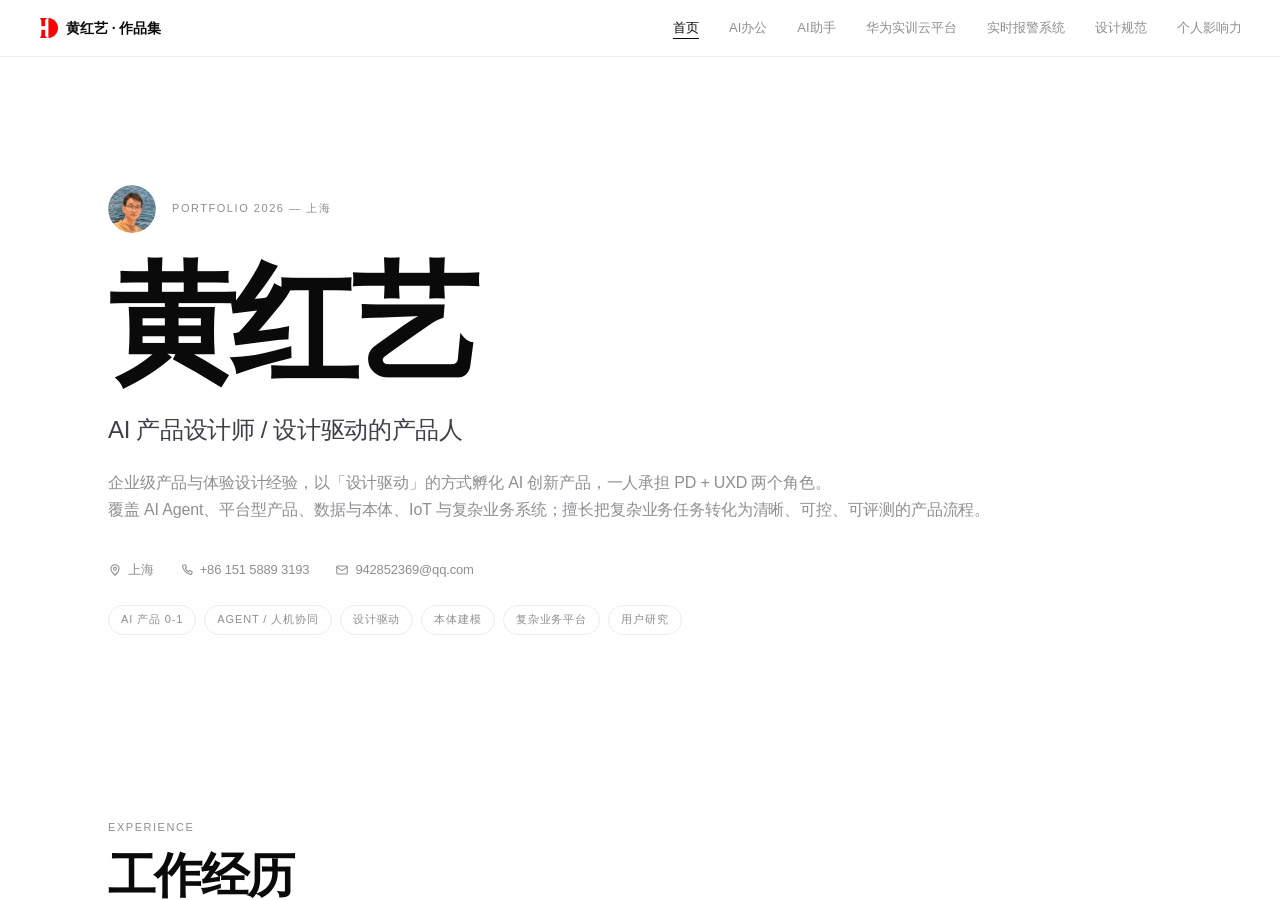
<file: index.html>
<!DOCTYPE html>
<html lang="zh-CN">
<head>
  <meta name="robots" content="noindex, nofollow">
  <meta charset="UTF-8">
  <meta name="viewport" content="width=device-width, initial-scale=1.0">
  <title>黄红艺 · AI 产品设计师 · 作品集</title>
  <meta name="description" content="黄红艺 — AI 产品设计师 / 设计驱动的产品人。AI 助手、Agent、本体建模、用户研究与企业级产品设计作品集。">
  <link rel="stylesheet" href="css/style.css">
</head>
<body>

  <header class="site-header">
    <div class="container nav">
      <a class="brand" href="index.html"><img src="assets/img/logo.svg" alt="logo">黄红艺 · 作品集</a>
      <nav>
                <ul class="nav-links">
          <li><a href="index.html">首页</a></li>
          <li><a href="project-answer-work/index.html">AI办公</a></li>
          <li><a href="project-answer/index.html">AI助手</a></li>
          <li><a href="project-talent/index.html">华为实训云平台</a></li>
          <li><a href="project-alarm/index.html">实时报警系统</a></li>
          <li><a href="design-system/index.html">设计规范</a></li>
          <li><a href="about-method/index.html">个人影响力</a></li>
        </ul>
      </nav>
    </div>
  </header>

  <div class="page-scroll" id="pageScroll">

  <section class="hero container">
    <div class="hero-top">
      <img class="hero-avatar" src="assets/img/avatar.svg" alt="黄红艺">
      <span class="eyebrow">Portfolio 2026 — 上海</span>
    </div>
    <h1>黄红艺</h1>
    <p class="role">AI 产品设计师 / 设计驱动的产品人</p>
    <p class="intro"><span class="ln">企业级产品与体验设计经验，以「设计驱动」的方式孵化 AI 创新产品，一人承担 PD + UXD 两个角色。</span><span class="ln">覆盖 AI Agent、平台型产品、数据与本体、IoT 与复杂业务系统；擅长把复杂业务任务转化为清晰、可控、可评测的产品流程。</span></p>
    <div class="meta">
      <span><svg viewBox="0 0 24 24" fill="none" stroke="currentColor" stroke-width="1.8" stroke-linecap="round" stroke-linejoin="round"><path d="M12 21s7-6.2 7-11a7 7 0 1 0-14 0c0 4.8 7 11 7 11z"/><circle cx="12" cy="10" r="2.5"/></svg>上海</span>
      <a href="tel:+8615158893193"><svg viewBox="0 0 24 24" fill="none" stroke="currentColor" stroke-width="1.8" stroke-linecap="round" stroke-linejoin="round"><path d="M6.5 3.5h3l1.5 4-2 1.5a12 12 0 0 0 6 6l1.5-2 4 1.5v3a2 2 0 0 1-2 2A16 16 0 0 1 4.5 5.5a2 2 0 0 1 2-2z"/></svg>+86 151 5889 3193</a>
      <a href="mailto:942852369@qq.com"><svg viewBox="0 0 24 24" fill="none" stroke="currentColor" stroke-width="1.8" stroke-linecap="round" stroke-linejoin="round"><rect x="3" y="5" width="18" height="14" rx="2"/><path d="M3 7l9 6 9-6"/></svg>942852369@qq.com</a>
    </div>
    <div class="tags">
      <span class="tag">AI 产品 0-1</span>
      <span class="tag">Agent / 人机协同</span>
      <span class="tag">设计驱动</span>
      <span class="tag">本体建模</span>
      <span class="tag">复杂业务平台</span>
      <span class="tag">用户研究</span>
    </div>
  </section>

  <section class="section container">
    <div class="section-head">
      <span class="eyebrow">Experience</span>
      <h2 class="section-title">工作经历</h2>
    </div>

    <div class="fishbone">
      <div class="spine"></div>
      <span class="now-label">Now</span>

      <div class="bone down" style="left:12%">
        <div class="dot"></div>
        <div class="rib"></div>
        <div class="node">
          <div class="node-logo"><img class="logo-hikvision" src="assets/img/logo-hikvision.webp" alt="海康威视"></div>
          <span class="period">2017.07 — 2021.04</span>
          <span class="company">海康威视</span>
          <span class="role">交互设计工程师</span>
          <div class="node-detail">IoT 物联网产品 20+，发明专利 1 项，多端 &amp; 跨平台设计经验；iVMS-4200 实时报警模块重构，页面减少约 10%，报警处理效率 +70%，满意度 78%→89%。</div>
        </div>
      </div>

      <div class="bone up" style="left:37%">
        <div class="dot"></div>
        <div class="rib"></div>
        <div class="node">
          <div class="node-logo"><img class="logo-tuya" src="assets/img/logo-tuya.webp" alt="涂鸦智能"></div>
          <span class="period">2021.04 — 2022.04</span>
          <span class="company">涂鸦智能</span>
          <span class="role">产品体验设计师</span>
          <div class="node-detail">智慧楼宇 SaaS 产品线设计 Owner；创新提案 3 项、外观专利 1 项；报警处理效率 +70%、满意度 3.29→4.50，方案作为安防套件整合进其他产品线。</div>
        </div>
      </div>

      <div class="bone down" style="left:62%">
        <div class="dot"></div>
        <div class="rib"></div>
        <div class="node">
          <div class="node-logo"><img class="logo-huawei" src="assets/img/logo-huawei.webp" alt="华为"></div>
          <span class="period">2022.04 — 2026.04</span>
          <span class="company">华为</span>
          <span class="role">体验设计工程师</span>
          <div class="node-detail">数字化教育协同工具产品线设计 Owner、设计组长，获「明日之星」；Talent 实训云部署 7 所院校、批阅签到效率 +90%；以 PD + UXD 双角色孵化 AI 助手，方案产出 3 天→10 分钟。</div>
        </div>
      </div>

      <div class="bone up" style="left:87%">
        <div class="dot"></div>
        <div class="rib"></div>
        <div class="node">
          <div class="node-logo"><img class="logo-ruijie" src="assets/img/logo-ruijie.svg" alt="锐捷"></div>
          <span class="period">2026.04 — 至今</span>
          <span class="company">锐捷</span>
          <span class="role">体验设计专家</span>
          <div class="node-detail">Source ID 平台本体、数据管道、数据管理核心模块设计；Agent 任务链路与人机协作设计，沉淀设计原则。</div>
        </div>
      </div>
    </div>
  </section>

  <section class="section container">
    <div class="section-head">
      <span class="eyebrow">Strengths</span>
      <h2 class="section-title">个人优势</h2>
      <p class="section-intro">从 AI 产品 0→1 到复杂 B 端平台，再到设计系统与团队赋能——我的优势是把模糊业务问题翻译成可执行、可验证的产品系统。</p>
    </div>

    <div class="strengths">
      <div class="strength">
        <div class="strength-top">
          <span class="strength-icon" aria-hidden="true"><svg viewBox="0 0 24 24" fill="none" stroke="currentColor" stroke-width="1.6" stroke-linecap="round" stroke-linejoin="round"><path d="M12 3l1.6 4.7 4.9 1.6-4.9 1.6L12 15.6l-1.6-4.7L5.5 9.3l4.9-1.6L12 3z"/><path d="M18.5 15.5l.7 2 2 .7-2 .7-.7 2-.7-2-2-.7 2-.7.7-2z"/></svg></span>
          <div class="strength-heading">
            <span class="no">01</span>
            <h3>AI 产品 0→1：判断与落地</h3>
          </div>
        </div>
        <p>以 PD + UXD 双角色把 AI 从「聊天框」推到「工作入口」：定义能力边界、任务状态、反馈与评测闭环；方案生成从 <b class="nowrap">3 天缩短到 10 分钟</b>，获<b class="nowrap">公司竞赛优胜奖</b>。</p>
      </div>
      <div class="strength">
        <div class="strength-top">
          <span class="strength-icon" aria-hidden="true"><svg viewBox="0 0 24 24" fill="none" stroke="currentColor" stroke-width="1.6" stroke-linecap="round" stroke-linejoin="round"><rect x="3.5" y="3.5" width="7" height="7" rx="1.5"/><rect x="13.5" y="3.5" width="7" height="7" rx="1.5"/><rect x="3.5" y="13.5" width="7" height="7" rx="1.5"/><rect x="13.5" y="13.5" width="7" height="7" rx="1.5"/></svg></span>
          <div class="strength-heading">
            <span class="no">02</span>
            <h3>复杂 B 端：平台化与闭环</h3>
          </div>
        </div>
        <p>主控华为、涂鸦、锐捷的多角色平台项目，用 KANO、体验地图与信息架构把教务、报警、数据治理收成一条业务闭环；Talent 部署 <b class="nowrap">7 所院校</b>，报警效率 <b>+70%</b>、满意度 <b class="nowrap">3.29→4.50</b>。</p>
      </div>
      <div class="strength">
        <div class="strength-top">
          <span class="strength-icon" aria-hidden="true"><svg viewBox="0 0 24 24" fill="none" stroke="currentColor" stroke-width="1.6" stroke-linecap="round" stroke-linejoin="round"><rect x="3.5" y="3.5" width="17" height="17" rx="3"/><path d="M3.5 9.5h17M9.5 9.5v11"/></svg></span>
          <div class="strength-heading">
            <span class="no">03</span>
            <h3>设计系统：资产化与可评测</h3>
          </div>
        </div>
        <p>把个人判断沉淀成团队可复用资产：HUANG Design System <b class="nowrap">45 个组件</b>、TECS-R 体验度量、六维设计走查；持续输出 <b class="nowrap">45+ 篇文章</b>、<b class="nowrap">3000+ 订阅</b>，<span class="nowrap">持续赋能</span>。</p>
      </div>
      <div class="strength">
        <div class="strength-top">
          <span class="strength-icon" aria-hidden="true"><svg viewBox="0 0 24 24" fill="none" stroke="currentColor" stroke-width="1.6" stroke-linecap="round" stroke-linejoin="round"><circle cx="9" cy="8" r="3"/><path d="M3.5 20c0-3 2.5-5.5 5.5-5.5s5.5 2.5 5.5 5.5"/><path d="M16 5.5a3 3 0 0 1 0 5.8"/><path d="M17 14.2c2.1.6 3.5 2.5 3.5 4.8"/></svg></span>
          <div class="strength-heading">
            <span class="no">04</span>
            <h3>跨职能推动：从定义到落地</h3>
          </div>
        </div>
        <p>能同时站在产品与设计两侧做取舍：主控产品线、组织内审与灰度、把评价标准写进流程；带团队、做评审、推动多区域落地，获「<b class="nowrap">明日之星</b>」。</p>
      </div>
    </div>
  </section>

  <section class="section container">
    <div class="section-head">
      <span class="eyebrow">Selected Work</span>
      <h2 class="section-title">项目</h2>
    </div>

    <div class="index">
      <a class="index-row" href="project-answer-work/index.html">
        <span class="index-no">01</span>
        <div class="index-main">
          <span class="index-kicker">AI办公</span>
          <h3>企业级 Agent 工作伙伴 Answer</h3>
          <p>AI 办公入口 · 反馈评测 / 状态化设计 · 入口 3→1</p>
        </div>
        <div class="index-thumb"><img src="assets/product/answer-work/08-home.webp?v=20261111" alt="" width="1800" height="1125" loading="lazy"></div>
        <span class="index-arrow">↗</span>
      </a>

      <a class="index-row" href="project-answer/index.html">
        <span class="index-no">02</span>
        <div class="index-main">
          <span class="index-kicker">AI助手</span>
          <h3>企业级解决方案生成 Agent</h3>
          <p>高校解决方案助手 Answer · 从 0 到 1 · PD + UXD · 提效 300%+</p>
        </div>
        <div class="index-thumb"><img src="assets/img/ans-p01.webp" alt="" loading="lazy"></div>
        <span class="index-arrow">↗</span>
      </a>

      <a class="index-row" href="project-talent/index.html">
        <span class="index-no">03</span>
        <div class="index-main">
          <span class="index-kicker">B端产品</span>
          <h3>华为 Talent 实训云平台</h3>
          <p>平台案例 · KANO / 竞品分析 · 座舱式业务闭环 · 部署 7 所院校</p>
        </div>
        <div class="index-thumb"><img src="assets/img/p18.webp" alt="" loading="lazy"></div>
        <span class="index-arrow">↗</span>
      </a>

      <a class="index-row" href="project-alarm/index.html">
        <span class="index-no">04</span>
        <div class="index-main">
          <span class="index-kicker">B端产品</span>
          <h3>智慧楼宇实时报警系统</h3>
          <p>IoT 项目 · 体验地图 / 用户研究 · 效率 +70% · 满意度 3.29→4.50</p>
        </div>
        <div class="index-thumb"><img src="assets/img/p36.webp" alt="" loading="lazy"></div>
        <span class="index-arrow">↗</span>
      </a>

      <a class="index-row" href="design-system/index.html">
        <span class="index-no">05</span>
        <div class="index-main">
          <span class="index-kicker">设计规范</span>
          <h3>HUANG Design System</h3>
          <p>Answer 产品设计规范 · Token / 组件 / 页面框架</p>
        </div>
        <div class="index-thumb"><img src="assets/product/design-system/01-cover.webp" alt="HUANG Design System 设计规范" width="1800" height="1012" loading="lazy"></div>
        <span class="index-arrow">↗</span>
      </a>

      <a class="index-row" href="about-method/index.html">
        <span class="index-no">06</span>
        <div class="index-main">
          <span class="index-kicker">个人影响力</span>
          <h3>设计赋能与方法论</h3>
          <p>正态分布模型 · TECS-R 体验度量 · 45+ 篇文章 · 3000+ 订阅</p>
        </div>
        <div class="index-thumb"><img src="assets/img/p49.webp" alt="" loading="lazy"></div>
        <span class="index-arrow">↗</span>
      </a>
    </div>
  </section>

  <footer class="site-footer">
    <div class="container">
      <span>黄红艺 · AI 产品设计师</span>
      <span class="footer-contact">
        <a href="mailto:942852369@qq.com"><svg viewBox="0 0 24 24" fill="none" stroke="currentColor" stroke-width="1.8" stroke-linecap="round" stroke-linejoin="round"><rect x="3" y="5" width="18" height="14" rx="2"/><path d="M3 7l9 6 9-6"/></svg>942852369@qq.com</a>
        <a href="tel:+8615158893193"><svg viewBox="0 0 24 24" fill="none" stroke="currentColor" stroke-width="1.8" stroke-linecap="round" stroke-linejoin="round"><path d="M6.5 3.5h3l1.5 4-2 1.5a12 12 0 0 0 6 6l1.5-2 4 1.5v3a2 2 0 0 1-2 2A16 16 0 0 1 4.5 5.5a2 2 0 0 1 2-2z"/></svg>+86 151 5889 3193</a>
      </span>
    </div>
  </footer>
  </div>

  <script src="js/main.js"></script>
</body>
</html>
</file>
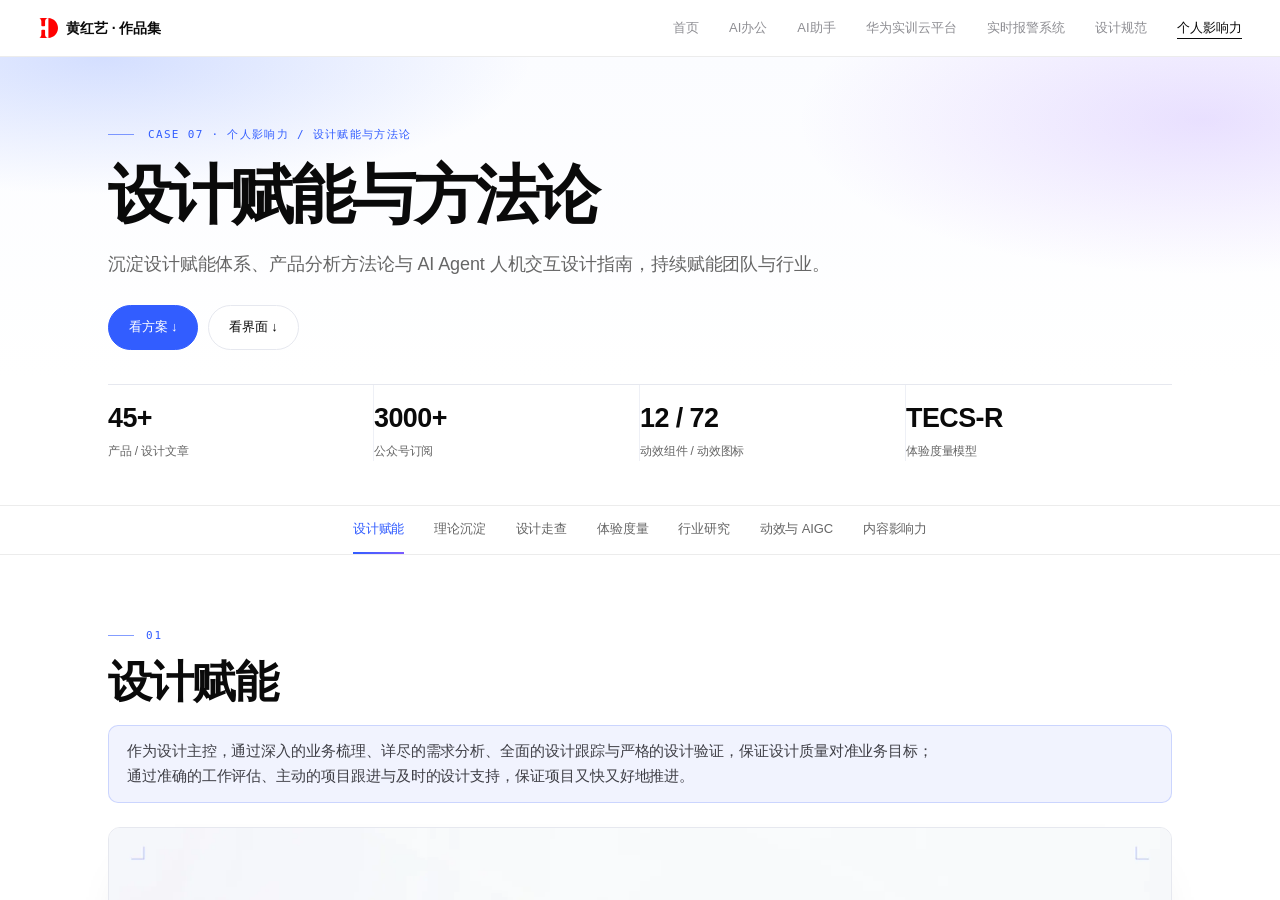
<file: about-method/index.html>
<!DOCTYPE html>
<html lang="zh-CN">
<head>
  <meta name="robots" content="noindex, nofollow">
  <meta charset="UTF-8">
  <meta name="viewport" content="width=device-width, initial-scale=1.0">
  <title>设计赋能与方法论 · 黄红艺作品集</title>
  <meta name="description" content="黄红艺的方法论沉淀：AI Agent 人机交互设计指南、体验度量模型、设计走查、45+ 篇产品/设计文章。">
  <link rel="stylesheet" href="../css/style.css">
  <link rel="stylesheet" href="../css/project-case.css">
</head>
<body class="project-case">

  <header class="site-header">
    <div class="container nav">
      <a class="brand" href="../index.html"><img src="../assets/img/logo.svg" alt="logo">黄红艺 · 作品集</a>
      <nav>
                <ul class="nav-links">
          <li><a href="../index.html">首页</a></li>
          <li><a href="../project-answer-work/index.html">AI办公</a></li>
          <li><a href="../project-answer/index.html">AI助手</a></li>
          <li><a href="../project-talent/index.html">华为实训云平台</a></li>
          <li><a href="../project-alarm/index.html">实时报警系统</a></li>
          <li><a href="../design-system/index.html">设计规范</a></li>
          <li><a href="index.html">个人影响力</a></li>
        </ul>
      </nav>
    </div>
  </header>

  <div class="page-scroll" id="pageScroll">

  <section class="project-hero">
    <div class="container">
      <div class="crumb">CASE 07 · 个人影响力 / 设计赋能与方法论</div>
      <h1>设计赋能与方法论</h1>
      <p class="lead">沉淀设计赋能体系、产品分析方法论与 AI Agent 人机交互设计指南，持续赋能团队与行业。</p>

      <div class="hero-actions">
        <a class="btn-pill btn-pill--primary" href="#m1">看方案 ↓</a>
        <a class="btn-pill" href="#m7">看界面 ↓</a>
      </div>
      <div class="stats">
        <div class="stat"><div class="num">45+</div><div class="label">产品 / 设计文章</div></div>
        <div class="stat"><div class="num">3000+</div><div class="label">公众号订阅</div></div>
        <div class="stat"><div class="num">12 / 72</div><div class="label">动效组件 / 动效图标</div></div>
        <div class="stat"><div class="num">TECS-R</div><div class="label">体验度量模型</div></div>
      </div>
    </div>
  </section>

  <nav class="toc" data-case-nav aria-label="章节索引">
    <div class="container toc__inner">
      <a href="#m1" data-spy="m1">设计赋能</a>
      <a href="#m2" data-spy="m2">理论沉淀</a>
      <a href="#m3" data-spy="m3">设计走查</a>
      <a href="#m4" data-spy="m4">体验度量</a>
      <a href="#m5" data-spy="m5">行业研究</a>
      <a href="#m6" data-spy="m6">动效与 AIGC</a>
      <a href="#m7" data-spy="m7">内容影响力</a>
    </div>
  </nav>


  <div class="container">

    <section class="module" id="m1">
      <div class="module-head"><span class="module-no">01</span><h2>设计赋能</h2></div>
      <p class="module-desc"><span class="ln">作为设计主控，通过深入的业务梳理、详尽的需求分析、全面的设计跟踪与严格的设计验证，保证设计质量对准业务目标；</span><span class="ln">通过准确的工作评估、主动的项目跟进与及时的设计支持，保证项目又快又好地推进。</span></p>
      <figure><img src="../assets/img/p49.webp" alt="团队影响力总览" loading="lazy" decoding="async" width="1600" height="900"><figcaption>团队影响力总览</figcaption></figure>
      <figure><img src="../assets/img/p50.webp" alt="设计赋能" loading="lazy" decoding="async" width="1600" height="900"><figcaption>设计赋能：设计质量 × 项目进度</figcaption></figure>
    </section>

    <section class="module" id="m2">
      <div class="module-head"><span class="module-no">02</span><h2>理论沉淀</h2></div>
      <p class="module-desc">
        沉淀「业务流程中的正态分布模型」「B 端产品分析的用户关系双钻模型」以及
        「AI Agent：以任务为中心的人智交互设计指南」（合作型 / 赋能型 / 自主型三类 Agent 的设计框架）。
      </p>
      <figure><img src="../assets/img/p51.webp" alt="正态分布模型" loading="lazy" decoding="async" width="1600" height="900"><figcaption>理论沉淀：业务流程中的正态分布模型</figcaption></figure>
      <figure><img src="../assets/img/p52.webp" alt="B端双钻模型" loading="lazy" decoding="async" width="1600" height="900"><figcaption>理论沉淀：B 端产品分析的用户关系双钻模型</figcaption></figure>
      <figure><img src="../assets/img/p53.webp" alt="AI Agent设计指南" loading="lazy" decoding="async" width="1600" height="900"><figcaption>理论沉淀：AI Agent 以任务为中心的人智交互设计指南</figcaption></figure>
    </section>

    <section class="module" id="m3">
      <div class="module-head"><span class="module-no">03</span><h2>设计走查</h2></div>
      <p class="module-desc">
        建立覆盖「操作流程、架构与导航、布局与设计、内容与可读性、行为与互动、特殊页面」六个维度的设计走查体系，
        配合评价维度与紧迫度，输出结构化的问题描述与优化建议。
      </p>
      <figure><img src="../assets/img/p54.webp" alt="设计走查" loading="lazy" decoding="async" width="1600" height="900"><figcaption>设计走查：六个走查维度 + 评价维度</figcaption></figure>
    </section>

    <section class="module" id="m4">
      <div class="module-head"><span class="module-no">04</span><h2>体验度量模型</h2></div>
      <p class="module-desc">
        构建 TECS-R 体验度量模型（Task success / Easy use / Customization / Security / Recognition，即任务达成率 / 易用性 / 定制化 / 安全性 / 认可度），
        应用于产品设计阶段自查、上线前走查与使用阶段评估跟踪。
      </p>
      <figure><img src="../assets/img/p55.webp" alt="体验度量模型" loading="lazy" decoding="async" width="1600" height="900"><figcaption>体验度量模型：TECSR 指标与应用</figcaption></figure>
    </section>

    <section class="module" id="m5">
      <div class="module-head"><span class="module-no">05</span><h2>To B 行业研究</h2></div>
      <p class="module-desc">
        沉淀 To B 行业研究的三流模型（价值流 / 服务流 / 体验流），以及「探索与发现 → 系统设计 → 验证与迭代」的循环，
        覆盖商业 / 职能 / 业务组织、关键岗位与「人 / 机 / 料 / 法 / 环」场景五要素。
      </p>
      <figure><img src="../assets/img/p56.webp" alt="To B行业研究" loading="lazy" decoding="async" width="1600" height="900"><figcaption>To B 行业研究：价值流循环与场景五要素</figcaption></figure>
    </section>

    <section class="module" id="m6">
      <div class="module-head"><span class="module-no">06</span><h2>动效设计与 AIGC</h2></div>
      <p class="module-desc"><span class="ln">沉淀可交互动效（Axure / Principle）与展示动效（C4D / AE / Blender），累计动效组件 12 个、动效图标 72 个；</span><span class="ln">并探索 C4D 与 AIGC 在设计生产中的结合。</span></p>
      <figure><img src="../assets/img/p57.webp" alt="动效设计" loading="lazy" decoding="async" width="1600" height="900"><figcaption>动效设计：可交互动效 + 展示动效</figcaption></figure>
      <figure><img src="../assets/img/p58.webp" alt="动效组件" loading="lazy" decoding="async" width="1600" height="900"><figcaption>动效设计：12 个动效组件 + 72 个动效图标</figcaption></figure>
      <figure><img src="../assets/img/p60.webp" alt="AIGC" loading="lazy" decoding="async" width="1600" height="900"><figcaption>AIGC 探索</figcaption></figure>
    </section>

    <section class="module" id="m7">
      <div class="module-head"><span class="module-no">07</span><h2>经验文章与影响力</h2></div>
      <p class="module-desc"><span class="ln">沉淀文章 45+ 篇，发布在微信公众号（uxd-si），被「微交互」「交互设计学堂」「UI 设计达人」等知名公众号转载， 并被「人人都是产品经理」「产品100」「优设网」推荐到首页；</span><span class="ln">公众号订阅数 3000+。</span></p>
      <figure><img src="../assets/img/p61.webp" alt="经验文章" loading="lazy" decoding="async" width="1600" height="900"><figcaption>经验文章：45+ 篇 · 3000+ 订阅 · 多家平台推荐</figcaption></figure>
    </section>

  </div>

  <footer class="site-footer">
    <div class="container">
      <span>黄红艺 · AI 产品设计师</span>
      <span class="footer-contact">
        <a href="mailto:942852369@qq.com"><svg viewBox="0 0 24 24" fill="none" stroke="currentColor" stroke-width="1.8" stroke-linecap="round" stroke-linejoin="round"><rect x="3" y="5" width="18" height="14" rx="2"/><path d="M3 7l9 6 9-6"/></svg>942852369@qq.com</a>
        <a href="tel:+8615158893193"><svg viewBox="0 0 24 24" fill="none" stroke="currentColor" stroke-width="1.8" stroke-linecap="round" stroke-linejoin="round"><path d="M6.5 3.5h3l1.5 4-2 1.5a12 12 0 0 0 6 6l1.5-2 4 1.5v3a2 2 0 0 1-2 2A16 16 0 0 1 4.5 5.5a2 2 0 0 1 2-2z"/></svg>+86 151 5889 3193</a>
      </span>
    </div>
  </footer>
  </div>

  <script src="../js/main.js"></script>
</body>
</html>
</file>
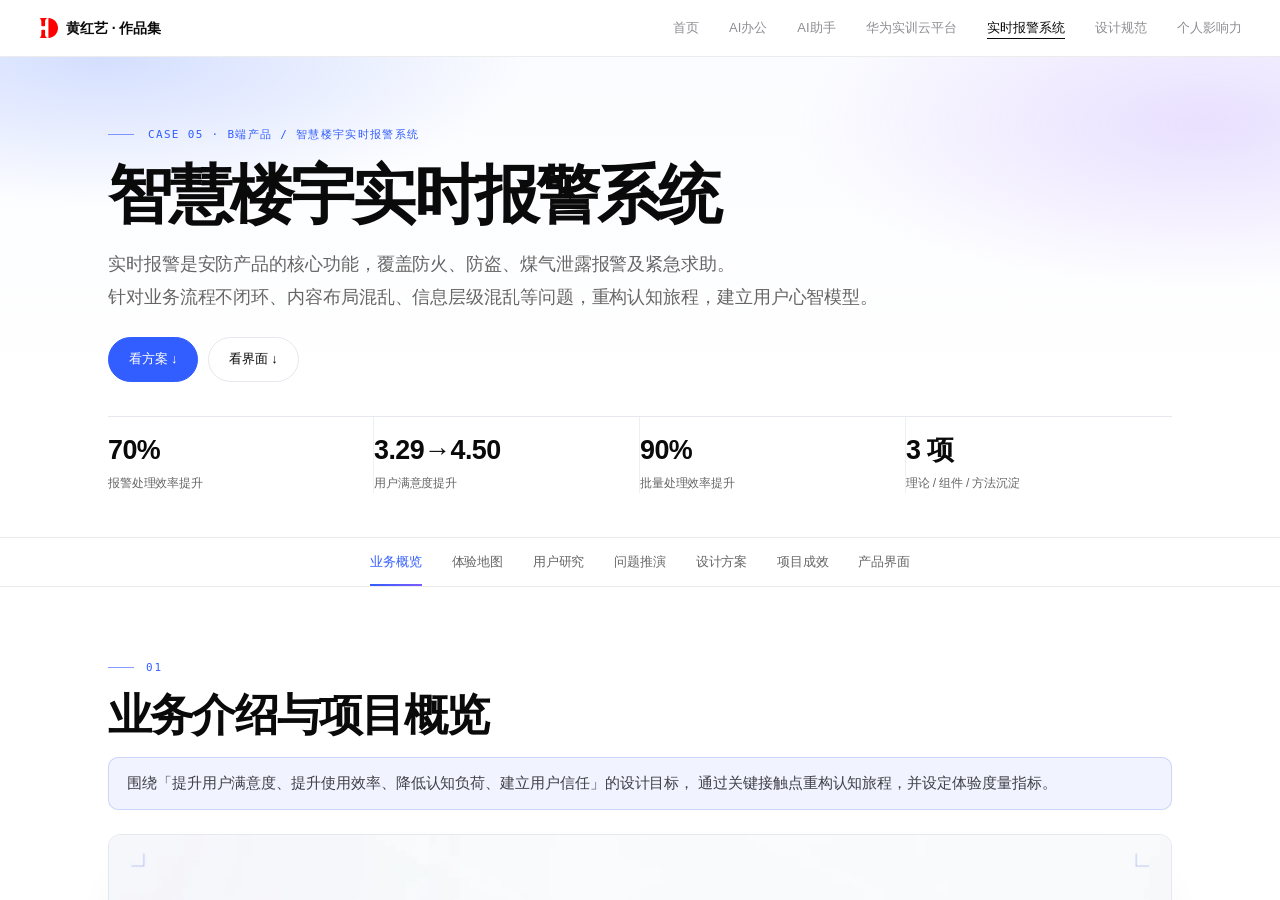
<file: project-alarm/index.html>
<!DOCTYPE html>
<html lang="zh-CN">
<head>
  <meta name="robots" content="noindex, nofollow">
  <meta charset="UTF-8">
  <meta name="viewport" content="width=device-width, initial-scale=1.0">
  <title>智慧楼宇实时报警系统 · 黄红艺作品集</title>
  <meta name="description" content="智慧楼宇实时报警系统 — 智慧安防 IoT 产品的报警处理体验重构，报警处理效率提升 70%、满意度 3.29→4.50。">
  <link rel="stylesheet" href="../css/style.css">
  <link rel="stylesheet" href="../css/project-case.css">
</head>
<body class="project-case">

  <header class="site-header">
    <div class="container nav">
      <a class="brand" href="../index.html"><img src="../assets/img/logo.svg" alt="logo">黄红艺 · 作品集</a>
      <nav>
                <ul class="nav-links">
          <li><a href="../index.html">首页</a></li>
          <li><a href="../project-answer-work/index.html">AI办公</a></li>
          <li><a href="../project-answer/index.html">AI助手</a></li>
          <li><a href="../project-talent/index.html">华为实训云平台</a></li>
          <li><a href="index.html">实时报警系统</a></li>
          <li><a href="../design-system/index.html">设计规范</a></li>
          <li><a href="../about-method/index.html">个人影响力</a></li>
        </ul>
      </nav>
    </div>
  </header>

  <div class="page-scroll" id="pageScroll">

  <section class="project-hero">
    <div class="container">
      <div class="crumb">CASE 05 · B端产品 / 智慧楼宇实时报警系统</div>
      <h1>智慧楼宇实时报警系统</h1>
      <p class="lead"><span class="ln">实时报警是安防产品的核心功能，覆盖防火、防盗、煤气泄露报警及紧急求助。</span><span class="ln">针对业务流程不闭环、内容布局混乱、信息层级混乱等问题，重构认知旅程，建立用户心智模型。</span></p>

      <div class="hero-actions">
        <a class="btn-pill btn-pill--primary" href="#m1">看方案 ↓</a>
        <a class="btn-pill" href="#m7">看界面 ↓</a>
      </div>
      <div class="stats">
        <div class="stat">
          <div class="stat-icon"><svg viewBox="0 0 24 24" fill="none" stroke="currentColor" stroke-width="1.8" stroke-linecap="round" stroke-linejoin="round"><path d="M3 17l6-6 4 4 8-8"/><path d="M17 7h4v4"/></svg></div>
          <div class="num">70%</div><div class="label">报警处理效率提升</div>
        </div>
        <div class="stat">
          <div class="stat-icon"><svg viewBox="0 0 24 24" fill="none" stroke="currentColor" stroke-width="1.8" stroke-linecap="round" stroke-linejoin="round"><circle cx="12" cy="12" r="9"/><path d="M8 14s1.5 2 4 2 4-2 4-2"/><path d="M9 9.5h.01"/><path d="M15 9.5h.01"/></svg></div>
          <div class="num">3.29→4.50</div><div class="label">用户满意度提升</div>
        </div>
        <div class="stat">
          <div class="stat-icon"><svg viewBox="0 0 24 24" fill="none" stroke="currentColor" stroke-width="1.8" stroke-linecap="round" stroke-linejoin="round"><path d="M12 3l9 5-9 5-9-5 9-5z"/><path d="M3 13l9 5 9-5"/></svg></div>
          <div class="num">90%</div><div class="label">批量处理效率提升</div>
        </div>
        <div class="stat">
          <div class="stat-icon"><svg viewBox="0 0 24 24" fill="none" stroke="currentColor" stroke-width="1.8" stroke-linecap="round" stroke-linejoin="round"><path d="M4 5.5A2.5 2.5 0 0 1 6.5 3H20v15H6.5A2.5 2.5 0 0 0 4 20.5V5.5z"/><path d="M4 20.5A2.5 2.5 0 0 1 6.5 18H20"/></svg></div>
          <div class="num">3 项</div><div class="label">理论 / 组件 / 方法沉淀</div>
        </div>
      </div>
    </div>
  </section>

  <nav class="toc" data-case-nav aria-label="章节索引">
    <div class="container toc__inner">
      <a href="#m1" data-spy="m1">业务概览</a>
      <a href="#m2" data-spy="m2">体验地图</a>
      <a href="#m3" data-spy="m3">用户研究</a>
      <a href="#m4" data-spy="m4">问题推演</a>
      <a href="#m5" data-spy="m5">设计方案</a>
      <a href="#m6" data-spy="m6">项目成效</a>
      <a href="#m7" data-spy="m7">产品界面</a>
    </div>
  </nav>


  <div class="container">

    <section class="module" id="m1">
      <div class="module-head"><span class="module-no">01</span><h2>业务介绍与项目概览</h2></div>
      <p class="module-desc">
        围绕「提升用户满意度、提升使用效率、降低认知负荷、建立用户信任」的设计目标，
        通过关键接触点重构认知旅程，并设定体验度量指标。
      </p>
      <figure><img src="../assets/img/p36.webp" alt="项目目录" loading="lazy" decoding="async" width="1600" height="900"><figcaption>项目结构：设计调研 / 体验地图 / 用户研究 / 方案 / 成效</figcaption></figure>
      <figure><img src="../assets/img/p37.webp" alt="业务介绍：智慧安防" loading="lazy" decoding="async" width="1600" height="900"><figcaption>业务介绍：智慧安防实时报警</figcaption></figure>
      <figure><img src="../assets/img/p38.webp" alt="项目概览" loading="lazy" decoding="async" width="1600" height="900"><figcaption>项目概览：业务目标与设计挑战</figcaption></figure>
    </section>

    <section class="module" id="m2">
      <div class="module-head"><span class="module-no">02</span><h2>过往方案研究与体验地图</h2></div>
      <p class="module-desc"><span class="ln">梳理过往方案的入口弱、无聚合、操作效率低、处理无闭环等问题；</span><span class="ln">用体验地图还原「报警发生前 → 发生 → 查看 → 处理」全阶段的行为、想法与情绪曲线，定位机会点。</span></p>
      <figure><img src="../assets/img/p39.webp" alt="过往方案研究" loading="lazy" decoding="async" width="1600" height="2023"><figcaption>过往方案研究：入口 / 列表 / 详情 / 处理的问题</figcaption></figure>
      <figure><img src="../assets/img/p40.webp" alt="体验地图" loading="lazy" decoding="async" width="1600" height="1097"><figcaption>体验地图：报警前 / 发生 / 查看 / 处理</figcaption></figure>
    </section>

    <section class="module" id="m3">
      <div class="module-head"><span class="module-no">03</span><h2>用户研究</h2></div>
      <p class="module-desc">
        通过同理心地图与用户画像（安保 / 值班人员），还原用户的所说、所想、所做与感受，识别误报警多、提醒弱、信息分散等核心痛点。
      </p>
      <figure><img src="../assets/img/p41.webp" alt="用户研究" loading="lazy" decoding="async" width="1600" height="900"><figcaption>用户研究：同理心地图 + 用户画像</figcaption></figure>
    </section>

    <section class="module" id="m4">
      <div class="module-head"><span class="module-no">04</span><h2>问题归纳与业务推演</h2></div>
      <p class="module-desc"><span class="ln">归纳「认知不对等、页面逻辑混乱、缺乏场景细化」三大核心问题；</span><span class="ln">按报警事件的「定性 / 紧急性 / 频率」做业务推演， 明确数据优先级与「渐次推进、便捷触达、强化关键信息」的设计策略。</span></p>
      <figure><img src="../assets/img/p42.webp" alt="问题归纳" loading="lazy" decoding="async" width="1600" height="900"><figcaption>问题归纳：认知不对等 / 逻辑混乱 / 缺乏场景细化</figcaption></figure>
      <figure><img src="../assets/img/p43.webp" alt="业务推演" loading="lazy" decoding="async" width="1600" height="1277"><figcaption>业务推演：海岛事件 + 设计策略</figcaption></figure>
    </section>

    <section class="module" id="m5">
      <div class="module-head"><span class="module-no">05</span><h2>设计目标与方案</h2></div>
      <p class="module-desc">
        确立「渐次推进、便捷触达、强化信息」的设计目标，重构页面元素结构，
        输出「更便捷报警入口、嵌入式报警列表、批量处理、关联视频」等方案，覆盖默认页、报警列表与详情页。
      </p>
      <figure><img src="../assets/img/p44.webp" alt="设计目标" loading="lazy" decoding="async" width="1600" height="900"><figcaption>设计目标：渐次推进 / 便捷触达 / 强化信息</figcaption></figure>
      <figure><img src="../assets/img/p45.webp" alt="页面元素结构图" loading="lazy" decoding="async" width="1600" height="900"><figcaption>方案陈述：页面元素结构图</figcaption></figure>
      <figure><img src="../assets/img/p46.webp" alt="方案陈述" loading="lazy" decoding="async" width="1600" height="2174"><figcaption>方案陈述：默认页 / 报警列表 / 实时预览</figcaption></figure>
      <figure><img src="../assets/img/p47.webp" alt="方案展示" loading="lazy" decoding="async" width="1600" height="900"><figcaption>方案展示：实时报警界面</figcaption></figure>
    </section>

    <section class="module" id="m6">
      <div class="module-head"><span class="module-no">06</span><h2>项目成效</h2></div>
      <p class="module-desc"><span class="ln">报警处理效率提升 70%，批量处理提升 90%（数量越多提升越大），单条报警处理由四步缩减为两步；</span><span class="ln">用户满意度由 3.29 提升至 4.50，沉淀 3 项理论 / 业务组件 / 新方法，方案作为安防套件整合进其他产品线。</span></p>
      <figure><img src="../assets/img/p48.webp" alt="项目成效" loading="lazy" decoding="async" width="1600" height="900"><figcaption>项目成效：处理效率 +70% / 满意度 4.50 / 3 项沉淀</figcaption></figure>
    </section>

    <section class="module" id="m7">
      <div class="module-head"><span class="module-no">07</span><h2>真实产品界面</h2></div>
      <p class="module-desc">以下为产品真实界面（高分辨率），展示实时报警与视频监控的核心场景。</p>
      <div class="product-grid">
        <figure>
          <img src="../assets/product/alarm/01-live4.webp" alt="实时报警四宫格" loading="lazy" decoding="async" width="1800" height="1125">
          <figcaption>实时报警（四宫格）：多路摄像头关联视频</figcaption>
        </figure>
        <figure>
          <img src="../assets/product/alarm/02-detail.webp" alt="视频监控详情" loading="lazy" decoding="async" width="1800" height="1125">
          <figcaption>视频监控详情：设备 / 收藏与实时画面</figcaption>
        </figure>
        <figure>
          <img src="../assets/product/alarm/03-live2.webp" alt="实时报警双路" loading="lazy" decoding="async" width="1800" height="1125">
          <figcaption>实时报警（双路）：关联视频与报警联动</figcaption>
        </figure>
      </div>
    </section>

  </div>

  <footer class="site-footer">
    <div class="container">
      <span>黄红艺 · AI 产品设计师</span>
      <span class="footer-contact">
        <a href="mailto:942852369@qq.com"><svg viewBox="0 0 24 24" fill="none" stroke="currentColor" stroke-width="1.8" stroke-linecap="round" stroke-linejoin="round"><rect x="3" y="5" width="18" height="14" rx="2"/><path d="M3 7l9 6 9-6"/></svg>942852369@qq.com</a>
        <a href="tel:+8615158893193"><svg viewBox="0 0 24 24" fill="none" stroke="currentColor" stroke-width="1.8" stroke-linecap="round" stroke-linejoin="round"><path d="M6.5 3.5h3l1.5 4-2 1.5a12 12 0 0 0 6 6l1.5-2 4 1.5v3a2 2 0 0 1-2 2A16 16 0 0 1 4.5 5.5a2 2 0 0 1 2-2z"/></svg>+86 151 5889 3193</a>
      </span>
    </div>
  </footer>
  </div>

  <script src="../js/main.js"></script>
</body>
</html>
</file>
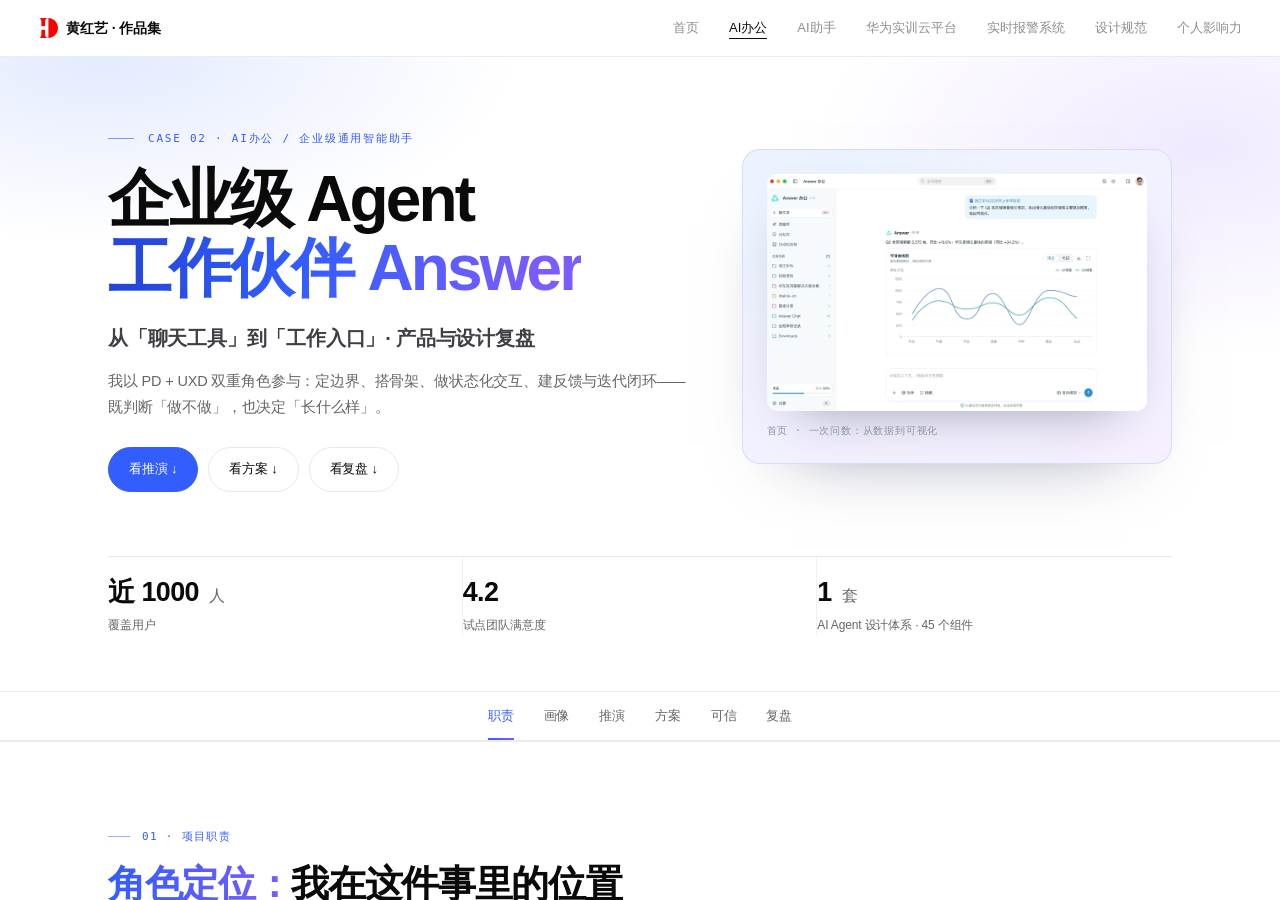
<file: project-answer-work/index.html>
<!DOCTYPE html>
<html lang="zh-CN">
<head>
  <meta name="robots" content="noindex, nofollow">
  <meta charset="UTF-8">
  <meta name="viewport" content="width=device-width, initial-scale=1.0">
  <title>企业级 Agent 工作伙伴 Answer · 黄红艺作品集</title>
  <meta name="description" content="企业级 Agent 工作伙伴 Answer — 从「聊天工具」到「工作入口」的产品与设计复盘：项目职责、用户画像、五个推演、五个设计方案与复盘。">
  <meta property="og:title" content="Answer 企业级 AI 智能工作伙伴 · 黄红艺作品集">
  <meta property="og:description" content="从「聊天工具」到「工作入口」：职责、画像、五个推演、五个设计方案与复盘。">
  <meta property="og:type" content="article">
  <link rel="stylesheet" href="../css/style.css">
  <link rel="stylesheet" href="../css/case.css">
</head>
<body class="case-page">

  <header class="site-header">
    <div class="container nav">
      <a class="brand" href="../index.html"><img src="../assets/img/logo.svg" alt="logo">黄红艺 · 作品集</a>
      <nav>
                <ul class="nav-links">
          <li><a href="../index.html">首页</a></li>
          <li><a href="index.html">AI办公</a></li>
          <li><a href="../project-answer/index.html">AI助手</a></li>
          <li><a href="../project-talent/index.html">华为实训云平台</a></li>
          <li><a href="../project-alarm/index.html">实时报警系统</a></li>
          <li><a href="../design-system/index.html">设计规范</a></li>
          <li><a href="../about-method/index.html">个人影响力</a></li>
        </ul>
      </nav>
    </div>
  </header>

  <div class="page-scroll" id="pageScroll">

  <main>

    <!-- ================= HERO ================= -->
    <section class="case-hero">
      <div class="container">
        <div class="case-hero__grid">
          <div>
            <span class="case-kicker">CASE 02 · AI办公 / 企业级通用智能助手</span>
            <h1>企业级 Agent<br><em>工作伙伴 Answer</em></h1>
            <p class="hero-sub">从「聊天工具」到「工作入口」· 产品与设计复盘</p>
            <p class="hero-role">我以 PD + UXD 双重角色参与：定边界、搭骨架、做状态化交互、建反馈与迭代闭环——既判断「做不做」，也决定「长什么样」。</p>
            <div class="hero-actions">
              <a class="btn-pill btn-pill--primary" href="#s03">看推演 ↓</a>
              <a class="btn-pill" href="#s12">看方案 ↓</a>
              <a class="btn-pill" href="#s20">看复盘 ↓</a>
            </div>
          </div>
          <figure class="hero-art">
            <img src="../assets/product/answer-work/08-home.webp?v=20261111" alt="Answer（安Sir）首页：上传财报，直接问数并输出可视化" width="1800" height="1125" decoding="async" data-zoom title="点击查看大图">
            <figcaption>首页 · 一次问数：从数据到可视化</figcaption>
          </figure>
        </div>

        <div class="hero-metrics hero-metrics--3">
          <div class="hero-metric">
            <b>近 1000 <small>人</small></b>
            <span>覆盖用户</span>
          </div>
          <div class="hero-metric">
            <b>4.2</b>
            <span>试点团队满意度</span>
          </div>
          <div class="hero-metric">
            <b>1 <small>套</small></b>
            <span>AI Agent 设计体系 · 45 个组件</span>
          </div>
        </div>
      </div>
    </section>

    <!-- ================= NAV ================= -->
    <nav class="case-nav" data-case-nav aria-label="案例章节导航">
      <div class="container case-nav__inner">
        <a href="#s01" data-spy="s01">职责</a>
        <a href="#s02" data-spy="s02">画像</a>
        <a href="#s03" data-spy="s03">推演</a>
        <a href="#s12" data-spy="s12">方案</a>
        <a href="#s19" data-spy="s19">可信</a>
        <a href="#s20" data-spy="s20">复盘</a>
      </div>
    </nav>

    <!-- ================= 01 职责 ================= -->
    <section class="case-sec" id="s01">
      <div class="container">
        <div class="sec-mark"><i></i>01 · 项目职责</div>
        <h2 class="sec-title"><em>角色定位：</em>我在这件事里的位置</h2>
        <p class="sec-lead">PD 决定「做不做」，UXD 决定「长什么样」，两条线都不越位——但都要对同一个结果负责。</p>

        <div class="rt-wrap">
          <table class="rt rt--duty">
            <thead>
              <tr>
                <th>职责线</th>
                <th>我负责的</th>
                <th>关键产出</th>
                <th>验收标准</th>
              </tr>
            </thead>
            <tbody>
              <tr>
                <td>产品判断 · PD</td>
                <td>定位与边界、能力取舍、北极星与多目标</td>
                <td>PRD、边界文档、四类状态枚举</td>
                <td>每个需求都写清北极星、多目标取舍与不做什么</td>
              </tr>
              <tr>
                <td>体验设计 · UXD</td>
                <td>入口收敛、状态化组件、异常 / 空态 / 阻断、反馈链路与埋点</td>
                <td>交互稿、组件规范、状态规则、埋点定义</td>
                <td>界面不承诺系统做不到的事；禁用态都有原因</td>
              </tr>
              <tr>
                <td>落地协作</td>
                <td>内审机制、研发与评测对齐、灰度发布与效果回填</td>
                <td>内审规则、灰度开关、看板字段</td>
                <td>高风险方案在开发前被拦下，效果能回填到看板</td>
              </tr>
            </tbody>
          </table>
        </div>

        <div class="pills">
          <span class="pill">不做垂直场景</span>
          <span class="pill">不为技术债做 UI 补丁</span>
          <span class="pill">不承诺没埋点的效果</span>
        </div>

        <p class="case-body">一条自检：如果我只能留下一样东西，那应该是<b>可被复用的判断标准</b>，而不是某一版界面。</p>
      </div>
    </section>

    <!-- ================= 02 画像 ================= -->
    <section class="case-sec" id="s02">
      <div class="container">
        <div class="sec-mark"><i></i>02 · 用户画像</div>
        <h2 class="sec-title"><em>权责区分：</em>AI 不替人背锅</h2>
        <p class="sec-lead">AI 负责「找、拼、改、校验」这类高频低风险环节；人负责「结论确认、权限与承诺」这类低频高风险环节。</p>

        <div class="rt-wrap">
          <table class="rt rt--persona">
            <thead>
              <tr>
                <th>角色</th>
                <th>核心任务</th>
                <th>频次 · 痛点</th>
                <th>AI 可介入（提效）</th>
                <th>人必须把关（兜底）</th>
              </tr>
            </thead>
            <tbody>
              <tr>
                <td>一线员工</td>
                <td>查制度与流程、找数据、写文档周报、总结群聊与会议</td>
                <td>极高 · 找不到、重复劳动</td>
                <td>意图识别、知识检索、总结提炼、起草与排版</td>
                <td>结论是否可用、是否对外表达</td>
              </tr>
              <tr>
                <td>部门主管</td>
                <td>看团队使用、识别卡点、推动落地</td>
                <td>中 · 信息不全、口径不一</td>
                <td>汇总对比、使用情况、卡点预警</td>
                <td>是否推广、是否对外承诺</td>
              </tr>
              <tr>
                <td>合规 / IT</td>
                <td>权限、数据安全、审计与留痕</td>
                <td>中 · 风险大、责任重</td>
                <td>权限继承、桌面端本地处理、操作留痕</td>
                <td>授权、审计、签字担责</td>
              </tr>
            </tbody>
          </table>
        </div>

        <div class="pills">
          <span class="pill">AI 找 / 拼 / 改 / 校验</span>
          <span class="pill">人确认结论与权限</span>
          <span class="pill">界面不替人签字</span>
        </div>

        <p class="case-body">这张表决定了后面每一个设计动作：凡是 <b>AI 能做的</b>，就不该让用户填表；凡是 <b>人必须负责的</b>，界面就不能替他点「确认」。</p>

        <p class="case-body">目标不是把功能做多，而是让用户只记一个入口、敢把任务交出去、失败时知道为什么。</p>
      </div>
    </section>

    <!-- ================= PART I ================= -->
    <section class="case-part">
      <div class="container case-part__inner">
        <div>
          <span class="case-part__k">PART I</span>
          <div class="case-part__t">推演：先把「为什么」写清楚</div>
        </div>
        <p class="case-part__d">五个判断——边界、骨架、入口与状态、数据、机制。每一个都先写结论，再写因果与取舍。</p>
      </div>
    </section>

    <!-- ================= 03 推演 01 边界 ================= -->
    <section class="case-sec" id="s03">
      <div class="container">
        <div class="sec-mark"><i></i>03 · 推演 01 / 边界</div>
        <h2 class="sec-title"><em>能力边界：</em>先决定不做什么</h2>
        <p class="sec-lead">Answer 只做「入口」，不做垂直场景；把垂域能力封装成工具，交给主 Agent 调度。</p>

        <div class="chain">
          <div class="chain-row">
            <span class="chain-k">因为</span>
            <p class="chain-v">信息散在 WeLink 文档、群聊、知识中心、BI、代码仓库；跨系统办事要反复复制粘贴；敏感数据不敢上云。</p>
          </div>
          <div class="chain-row">
            <span class="chain-k">导致</span>
            <p class="chain-v">一天里大量时间花在「找」和「搬」上，真正的判断被切碎；<b>所以需要一个懂公司知识、能跨系统执行的通用入口</b>。</p>
          </div>
          <div class="chain-row">
            <span class="chain-k">但是</span>
            <p class="chain-v">如果通用助手什么都做，既做不深，又会和垂直业务团队正面冲突，用户面对多个助手只会<b>选错一次就不再信任</b>。</p>
          </div>
          <div class="chain-row chain-row--end">
            <span class="chain-k">所以</span>
            <p class="chain-v">确立战略边界：<b>Chat 是入口，垂域是能力</b>。主 Agent 负责意图分发与权限校验；解决方案生成、合规审核等垂域助手经 A2A 封装为工具，由主 Agent 统一决策调用，办公与专业隔离。</p>
          </div>
        </div>

        <p class="case-body">这条边界写进 PRD 的第一页，后续所有需求都在这个框架下展开——用户只需要记住一个入口。</p>

        <figure class="boundary">
          <div class="boundary-flow">
            <div>
              <span class="boundary-k">入口 / 只做一个</span>
              <div class="boundary-box boundary-box--hero"><b>Answer</b><span>通用办公场景助手</span></div>
            </div>
            <div class="boundary-arrow" aria-hidden="true">→</div>
            <div>
              <span class="boundary-k">调度</span>
              <div class="boundary-box"><b>主 Agent</b><span>意图识别 · 分发</span></div>
            </div>
            <div class="boundary-arrow" aria-hidden="true">→</div>
            <div>
              <span class="boundary-k">能力 / A2A 工具</span>
              <div class="boundary-tools">
                <span class="boundary-tool boundary-tool--on">解决方案生成</span>
                <span class="boundary-tool boundary-tool--on">合规审核</span>
                <span class="boundary-tool">其他垂域助手</span>
              </div>
              <span class="boundary-note">垂域团队保留自己的落地空间</span>
            </div>
          </div>
          <div class="boundary-rules">
            <div class="boundary-rule"><b>规则 01 · 入口只留一个</b><span>用户不必先判断自己属于哪一类</span></div>
            <div class="boundary-rule"><b>规则 02 · 能力各自生长</b><span>垂域助手封装成可调用工具</span></div>
            <div class="boundary-rule"><b>规则 03 · 办公与专业隔离</b><span>数据、权限不跨域</span></div>
          </div>
          <figcaption class="boundary-caption">能力边界：Answer 是入口，垂域是能力 · 解决方案生成 / 合规审核 作为工具被调度</figcaption>
        </figure>

      </div>
    </section>

    <!-- ================= 04 推演 02 骨架 ================= -->
    <section class="case-sec" id="s04">
      <div class="container">
        <div class="sec-mark"><i></i>04 · 推演 02 / 骨架</div>
        <h2 class="sec-title"><em>产品骨架：</em>一个入口，四个「能」，三种形态</h2>
        <p class="sec-lead">用「四个能」定义价值，用「三种形态」定义场景，用「四个全」定义底座。</p>

        <div class="chain">
          <div class="chain-row">
            <span class="chain-k">因为</span>
            <p class="chain-v">用户的日常需求跨度极大——查资料、干活、造东西、让助手越用越懂自己，单一问答接不住。</p>
          </div>
          <div class="chain-row">
            <span class="chain-k">所以</span>
            <p class="chain-v">拆成四个「能」：<b>能查</b>（知识 / 数据 / 会议 / 文档）、<b>能干活</b>（任务执行 / 自动化）、<b>能创造</b>（建技能 / 出成品）、<b>能成长</b>（记忆与偏好）。</p>
          </div>
          <div class="chain-row">
            <span class="chain-k">因为</span>
            <p class="chain-v">使用场景的物理位置不同：在群里随手问、在电脑前深度工作、处理不方便上云的本地文件。</p>
          </div>
          <div class="chain-row chain-row--end">
            <span class="chain-k">所以</span>
            <p class="chain-v">三种形态：<b>Bot 最无缝</b>、<b>Web 最沉浸</b>、<b>Pro 最安全</b>。三端共用一套知识与记忆，形态只决定「在哪用」，不决定「能不能用」。</p>
          </div>
        </div>

        <div class="stack" aria-label="产品全景：四个全、四个能、三种形态">
          <div class="stack-row">
            <span class="stack-k">底座 · 四个「全」</span>
            <div class="stack-cells">
              <div class="stack-cell"><b>入口全</b><span>Bot / Web / 桌面 / 业务系统</span></div>
              <div class="stack-cell"><b>知识全</b><span>知识中心 + WeLink + 数据 + 联网</span></div>
              <div class="stack-cell"><b>工具全</b><span>解决方案生成 / 合规审核 / MCP</span></div>
              <div class="stack-cell"><b>记忆全</b><span>短期上下文 + 长期记忆，跨端延续</span></div>
            </div>
          </div>
          <div class="stack-arrow">↓</div>
          <div class="stack-row stack-row--accent">
            <span class="stack-k">价值 · 四个「能」</span>
            <div class="stack-cells">
              <div class="stack-cell"><b>能查</b><span>知识 · 数据 · 会议 · 文档</span></div>
              <div class="stack-cell"><b>能干活</b><span>任务执行 · 自动化</span></div>
              <div class="stack-cell"><b>能创造</b><span>建技能 · 出成品</span></div>
              <div class="stack-cell"><b>能成长</b><span>越用越懂你</span></div>
            </div>
          </div>
          <div class="stack-arrow">↓</div>
          <div class="stack-row">
            <span class="stack-k">场景 · 三种形态</span>
            <div class="stack-cells">
              <div class="stack-cell"><b>WeLink Bot</b><span>最无缝：在群聊里随叫随到</span></div>
              <div class="stack-cell"><b>网页端</b><span>最沉浸：长文阅读与复杂任务</span></div>
              <div class="stack-cell"><b>桌面端 PRO</b><span>最安全：数据不出本机</span></div>
              <div class="stack-cell"><b>同一套知识与记忆</b><span>形态只决定「在哪用」</span></div>
            </div>
          </div>
        </div>

        <p class="case-body">四个「全」决定能力上限，四个「能」决定用户感知——用户只记得住「能干什么」，不会记得「接了什么」。</p>

        <h3 class="case-sub">协作模型：六步循环</h3>
        <p class="case-body">我把理想中的协作拆成六步。它不是一个一次性的流水线：任何一步发现信息不足，都要能回到上一步，或者停下来问人。</p>
        <div class="pipeline">
          <div class="pipeline-step"><span class="no">01</span><h3>理解目标</h3><p>用户要的是答案，还是一个能交出去的结果。</p></div>
          <div class="pipeline-step"><span class="no">02</span><h3>获取上下文</h3><p>知识、文件、记忆、会话历史，按任务装配。</p></div>
          <div class="pipeline-step"><span class="no">03</span><h3>思考规划</h3><p>拆子任务，决定用技能、工具还是子智能体。</p></div>
          <div class="pipeline-step"><span class="no">04</span><h3>执行任务</h3><p>调用、观察、再判断，过程对用户可见。</p></div>
          <div class="pipeline-step"><span class="no">05</span><h3>验证结果</h3><p>主 Agent 校验、补引用、标注不确定。</p></div>
          <div class="pipeline-step"><span class="no">06</span><h3>人机协作</h3><p>确认、修改、撤回，或把这次执行沉淀为能力。</p></div>
        </div>

        <h3 class="case-sub">人机分工：AI 把事做完，人决定做到哪</h3>
        <p class="case-body">AI 负责理解目标、补齐上下文、规划步骤、执行与自检；人负责定目标、给权限、做取舍、承担后果。这条分工线，决定了界面上什么该自动、什么该停下来。</p>

        <figure class="case-fig">
          <img src="../assets/img/answer-division.webp" alt="AI 与人各自负责的边界，以及自动执行、需要确认、可以撤回三类动作" loading="lazy" decoding="async" width="1600" height="614" data-zoom>
          <figcaption>分工与权限：AI 把事做完 / 人决定做到哪 · 自动、确认、可撤回</figcaption>
        </figure>

        <p class="case-body">我把系统的动作收敛成三类：自动执行（只读检索、知识问答、低风险生成）、需要确认（写操作、对外发送、授权与付费、覆盖或删除）、可以撤回（生成、发送、任务变更都留暂停 / 重试 / 撤销的出口）。</p>

        <p class="case-body">「请求批准」不是一个弹窗，而是人和 AI 之间的权限边界。边界越清楚，用户越敢把更大的任务交出去。</p>
      </div>
    </section>

    <!-- ================= 05 推演 03 入口与状态 ================= -->
    <section class="case-sec" id="s06">
      <div class="container">
        <div class="sec-mark"><i></i>05 · 推演 03 / 入口与状态</div>
        <h2 class="sec-title"><em>入口与状态：</em>把承诺还给系统</h2>
        <p class="sec-lead">互斥交给 Agent 判断，默认值交给用户显式选择——入口和状态，都不该替系统做承诺。</p>

        <div class="chain">
          <div class="chain-row">
            <span class="chain-k">因为</span>
            <p class="chain-v">前端硬编码「选了助手就不能传文件 / 用技能」；知识源有 3 个入口，全量用户中仅约 700 人使用且极易选错。首页又自动恢复历史配置、勾选「企业知识」，把用户要用的工具顶掉；模型无输出时仍摆着「复制 / 分享」，任务失败仍有点赞。</p>
          </div>
          <div class="chain-row">
            <span class="chain-k">导致</span>
            <p class="chain-v">任务直接报错，用户无法理解「为什么选了助手就不能传文件」；<b>无感知失败</b>与<b>无效点击</b>同时发生，解释成本高于功能本身，信任被一点点磨掉。</p>
          </div>
          <div class="chain-row chain-row--end">
            <span class="chain-k">所以</span>
            <p class="chain-v">取消前端硬约束，改由 Agent 做意图识别与冲突消解；三个知识源入口收敛成一个下拉，并支持个人快捷入口。企业知识改为手动触发；Feedback 按任务状态收敛展示前提——无输出不显示复制与分享，失败不显示点赞，分享的对话整组隐藏反馈。</p>
          </div>
        </div>

        <h3 class="case-sub">两个动作：入口收成一个，状态写成枚举</h3>
        <div class="cards cards--2">
          <div class="card">
            <span class="card-k">动作 01 · 入口</span>
            <span class="card-t">从「前端拦截」到「Agent 消解」</span>
            <span class="card-d">先画互斥矩阵（文件 / 指令、skill / 文件、skill / 指令、助手 × 三者），再定两组术语（显式信号 vs 自然语言、Query 优先 vs Tool 优先），最后给路由规则：仅强命中才走子代理直出，其余回主 Agent 校验。</span>
          </div>
          <div class="card">
            <span class="card-k">动作 02 · 状态</span>
            <span class="card-t">从「隐形默认」到「显式选择」</span>
            <span class="card-d">企业知识不再自动勾选；无 markdown 输出不显示复制与分享，任务失败不显示点赞，分享出去的对话整组隐藏反馈；点踩在绝大多数状态保留。</span>
          </div>
        </div>

        <figure class="case-fig">
          <img src="../assets/img/answer-route.webp" alt="主 Agent 对文件、技能、指令与助手做冲突消解与路由" loading="lazy" decoding="async" width="1600" height="727" data-zoom>
          <figcaption>入口：前端不再拦截 · 强命中才走子代理，其余回主 Agent 校验</figcaption>
        </figure>

        <figure class="case-fig">
          <img src="../assets/img/answer-taskstates.webp" alt="任务从待处理到成功的主状态与异常、人工出口" loading="lazy" decoding="async" width="1600" height="321" data-zoom>
          <figcaption>状态：主链路 + 异常分支 + 人的出口 · 失败不是终点</figcaption>
        </figure>

        <h3 class="case-sub">失败不是终点，是一个有下一步的状态</h3>
        <div class="cards cards--4">
          <div class="card">
            <span class="card-k">授权过期</span>
            <span class="card-t">就地重新授权</span>
            <span class="card-d">不用回设置里找，一步回到任务。</span>
          </div>
          <div class="card">
            <span class="card-k">工具失败</span>
            <span class="card-t">重试，保留已完成步骤</span>
            <span class="card-d">不从头再跑，长任务不白等。</span>
          </div>
          <div class="card">
            <span class="card-k">结果不可信</span>
            <span class="card-t">补引用、标不确定</span>
            <span class="card-d">不假装确定，把判断权交回人。</span>
          </div>
          <div class="card">
            <span class="card-k">任务跑偏</span>
            <span class="card-t">暂停、改目标，再继续</span>
            <span class="card-d">不用终止重开，保留上下文。</span>
          </div>
        </div>
        <p class="case-body">恢复不是一句「请重试」，而是一条有顺序的阶梯——重试、重规划、降级、转人工、回滚。完整规则见 <a href="#s19-1">13.1</a>。</p>
      </div>
    </section>

    <!-- ================= 06 推演 04 数据闭环 ================= -->
    <section class="case-sec" id="s08">
      <div class="container">
        <div class="sec-mark"><i></i>06 · 推演 04 / 数据闭环</div>
        <h2 class="sec-title"><em>反馈闭环：</em>把「情绪」变成「可定位的问题」</h2>
        <p class="sec-lead">反馈的价值不在数量，在于能不能直接分派给一个负责人。</p>

        <div class="chain">
          <div class="chain-row">
            <span class="chain-k">因为</span>
            <p class="chain-v">用户点踩后大多不填原因，旧流程「场景空值」导致人工分单效率低，这批记录被统一标记「暂不处理」。</p>
          </div>
          <div class="chain-row">
            <span class="chain-k">导致</span>
            <p class="chain-v">反馈等于白收：产品拿不到可迭代的信息，只能凭印象排期，改完之后也无法证明有没有变好。</p>
          </div>
          <div class="chain-row chain-row--end">
            <span class="chain-k">所以</span>
            <p class="chain-v">标签升级为「问题类型 + 所属模块」<b>两级强制选择</b>，选完自动映射模块跟进人；未选标签提交置灰；后台可配置（草稿 / 发布 / 回滚 / 兜底）。</p>
          </div>
        </div>

        <p class="case-body">两轮通用场景问卷，按场景而不是功能设计选项；同时按周汇总点踩、表单、团队、群聊四路反馈。7 月 1–20 日共 <b>85 条</b>（点踩 27 / 表单 11 / 团队 14 / 群聊 33），其中 BUG <b>22 条</b>。四条链路一起看，才拼得出问题现场。</p>
        <p class="case-body">北极星定为「<b>答案有效率</b>」，拆成三层指标落到质量看板五个专题。反馈处理周报固定统计总量、BUG 数、处理率与负责人排行；产品把「点了没说原因」的记录单独计数，作为下一个动作的输入。</p>

        <figure class="fb-figure">
          <div class="fb-flow">
            <div class="fb-left">
              <div class="fb-row"><span>点踩记录</span><b>27</b></div>
              <div class="fb-row"><span>用户反馈表</span><b>11</b></div>
              <div class="fb-row"><span>团队反馈</span><b>14</b></div>
              <div class="fb-row"><span>群聊反馈</span><b>33</b></div>
              <div class="fb-row fb-row--total"><span>7.1–7.20 合计</span><b>85</b></div>
            </div>
            <div class="fb-arrow" aria-hidden="true">→</div>
            <div class="fb-mid">
              <span class="fb-k">STEP 01 / 可定位</span>
              <span class="fb-t">两级标签</span>
              <div class="fb-tags">
                <span class="fb-tag">问题类型</span>
                <span class="fb-tag--x">×</span>
                <span class="fb-tag">所属模块</span>
              </div>
              <p class="fb-note">选完自动映射跟进人。未选标签，提交按钮置灰；旧版 6 个单层标签退场。后台支持两级标签、主表映射、草稿 / 发布 / 回滚与兜底，调整不再等研发发版。</p>
            </div>
            <div class="fb-arrow" aria-hidden="true">→</div>
            <div class="fb-right">
              <div class="fb-row"><span>BUG</span><b>22 条</b></div>
              <div class="fb-row"><span>周报固定统计</span><b>总量 / 处理率</b></div>
              <div class="fb-row"><span>负责人排行</span><b>按模块</b></div>
              <p>质量看板 4 个专题：路由 / 回答 / 体验 / 安全，逐段定位问题。</p>
            </div>
          </div>
          <figcaption class="fb-caption">反馈从「收到情绪」变成「收到可定位的问题」；分派自动落到人，标签调整从研发发版降为后台配置。（85 条 / BUG 22 条）</figcaption>
        </figure>

        <p class="case-body">这些指标怎么变成发布闸门，见 <a href="#s19-2">13.2</a>。</p>
      </div>
    </section>

    <!-- ================= 07 推演 05 机制 ================= -->
    <section class="case-sec" id="s10">
      <div class="container">
        <div class="sec-mark"><i></i>07 · 推演 05 / 机制</div>
        <h2 class="sec-title"><em>机制设计：</em>先画理想体验，再倒推架构</h2>
        <p class="sec-lead">团队最大的风险不是做错，是把一年前的架构当成边界。</p>

        <div class="chain">
          <div class="chain-row">
            <span class="chain-k">因为</span>
            <p class="chain-v">团队长期在现有功能上做正向迭代，把第一版架构当成不可动的约束，评审时大量时间花在理解名词与方案表面。</p>
          </div>
          <div class="chain-row">
            <span class="chain-k">导致</span>
            <p class="chain-v">只优化表面，错过范式级机会；同一类短板（北极星不端到端、多目标冲突、架构易推倒）反复出现，却没人纠正。</p>
          </div>
          <div class="chain-row chain-row--end">
            <span class="chain-k">所以</span>
            <p class="chain-v">内审推行强制顺序：<b>先画理想链路 → 再推架构 → 最后按技术约束取舍</b>；评审必须带「异常 / 空态 / 阻断 / 进度」四类稿。</p>
          </div>
        </div>

        <div class="cards">
          <div class="card">
            <span class="card-k">Decision 01</span>
            <span class="card-t">ReAct Agent + Toolset</span>
            <span class="card-d">机器人从固定流程改为「思考—调用—观察」循环。</span>
          </div>
          <div class="card">
            <span class="card-k">Decision 02</span>
            <span class="card-t">子代理工具化</span>
            <span class="card-d">子代理统一封装为工具（解决方案生成、合规审核等），由主 Agent 调度与校验。</span>
          </div>
          <div class="card">
            <span class="card-k">Decision 03</span>
            <span class="card-t">三端架构统一</span>
            <span class="card-d">知识问答三端共用一套链路，Q3 前收敛。</span>
          </div>
        </div>

        <p class="case-body">策略要落到架构：机器人重构为 ReAct Agent + Toolset，子代理统一封装为工具，三端知识问答 Q3 前统一。这三项决策不是技术偏好，而是前面六步循环的必要条件。</p>
        <p class="case-body">一次内审完成 <b>7 个需求</b>评审，并把个案结论沉淀为团队标准（Top 10 意图、准确性优先于完整性、任务路由不显性化）。</p>

        <figure class="case-fig">
          <img src="../assets/img/answer-architecture.webp" alt="从理想体验推导架构要求与三项架构决策" loading="lazy" decoding="async" width="1600" height="621" data-zoom>
          <figcaption>架构承接：理想体验 → 架构要求 → 三项决策（ReAct / 工具化 / 三端统一）</figcaption>
        </figure>
      </div>
    </section>

    <!-- ================= PART II ================= -->
    <section class="case-part">
      <div class="container case-part__inner">
        <div>
          <span class="case-part__k">PART II</span>
          <div class="case-part__t">设计方案：四个界面，一套组件</div>
        </div>
        <p class="case-part__d">推演里说过的每件事，在这里都要有一个看得见的样子——从主界面开始，逐个落到真实页面。</p>
      </div>
    </section>

    <!-- ================= 08 方案 01 主界面 ================= -->
    <section class="case-sec" id="s12">
      <div class="container">
        <div class="sec-mark"><i></i>08 · 方案 01 / 主界面</div>
        <h2 class="sec-title"><em>主界面：</em>一个输入框，装下所有信号</h2>
        <p class="sec-lead">入口只有一个——文件、技能、助手与自然语言在同一个框里共存，路由交给系统。</p>

        <figure class="case-fig">
          <img src="../assets/product/answer-work/09-input.webp?v=20261111" alt="一个输入框：用 / 唤起本地文件、智能体、WeLink 文档、表格、联系人与群" loading="lazy" decoding="async" width="1800" height="1125" data-zoom>
          <figcaption>一个输入框：输入 / 唤起所有信号，选完即挂到当前任务</figcaption>
        </figure>

        <div class="anno">
          <div class="anno-item">
            <span class="anno-n">1</span>
            <div class="anno-t">输入即入口</div>
            <div class="anno-d">一个输入框，用 / 唤起本地文件、智能体、WeLink 文档、表格、联系人与群；不用先判断自己属于哪一类。</div>
          </div>
          <div class="anno-item">
            <span class="anno-n">2</span>
            <div class="anno-t">先选信号，不先选场景</div>
            <div class="anno-d">知识源、技能、助手都是输入的一部分；任务类型仍由 query 决定，冲突交给 Agent 判断。</div>
          </div>
          <div class="anno-item">
            <span class="anno-n">3</span>
            <div class="anno-t">路由不显性化</div>
            <div class="anno-d">用户不需要知道背后调了哪个 Agent；系统只回一行「已分派 · 知识中心」，答案里带来源。</div>
          </div>
        </div>

        <h3 class="case-sub">两个高频场景</h3>
        <div class="fig-2">
          <figure class="case-fig">
            <img src="../assets/product/answer-work/01-knowledge.webp?v=20261111" alt="知识问答与引用角注" loading="lazy" decoding="async" width="1800" height="1125" data-zoom>
            <figcaption>查资料：回答带引用角注，参考来源可展开，点踩留在反馈区</figcaption>
          </figure>
          <figure class="case-fig">
            <img src="../assets/product/answer-work/02-preview.webp?v=20261111" alt="对话与产物预览同屏" loading="lazy" decoding="async" width="1800" height="1125" data-zoom>
            <figcaption>写内容：对话与产物同屏，可切换预览 / 代码、全屏查看</figcaption>
          </figure>
        </div>
      </div>
    </section>

    <!-- ================= 09 方案 02 入口收敛 ================= -->
    <section class="case-sec" id="s13">
      <div class="container">
        <div class="sec-mark"><i></i>09 · 方案 02 / 入口收敛</div>
        <h2 class="sec-title"><em>入口收敛：</em>三个入口，收成一个下拉</h2>
        <p class="sec-lead">把「选入口」这件事从用户手里拿走——知识源是输入的一部分，不是场景的一部分。</p>

        <figure class="case-fig">
          <img src="../assets/product/answer-work/07-entry.webp?v=20261111" alt="三个入口收成一个知识源下拉：知识中心、WeLink 文档、联网搜索" loading="lazy" decoding="async" width="1800" height="1125" data-zoom>
          <figcaption>知识源下拉：知识中心 / WeLink 文档 / 联网搜索，按来源分组</figcaption>
        </figure>

        <div class="anno">
          <div class="anno-item">
            <span class="anno-n">1</span>
            <div class="anno-t">知识源是输入的一部分</div>
            <div class="anno-d">不再是「先选场景，再选知识源」；在输入框里加一个 chip，任务类型仍由 query 决定。</div>
          </div>
          <div class="anno-item">
            <span class="anno-n">2</span>
            <div class="anno-t">一个下拉承接三个旧入口</div>
            <div class="anno-d">企业知识 / 知识中心 / WeLink / 群聊 / 数据平台按来源分组，但共用同一个入口与同一套权限。</div>
          </div>
          <div class="anno-item">
            <span class="anno-n">3</span>
            <div class="anno-t">来源与权限一起可见</div>
            <div class="anno-d">每个来源显示可见数量（知识中心 180 / WeLink 文档 4），权限跟着账号走，不需要额外申请。</div>
          </div>
        </div>

        <p class="case-body">先用最低成本的交互调整（1 周内上线），不重构整个信息架构；入口从三个收敛为一个，用户不再需要在入口层做判断。</p>
      </div>
    </section>

    <!-- ================= 10 方案 03 看回放 ================= -->
    <section class="case-sec" id="s15">
      <div class="container">
        <div class="sec-mark"><i></i>10 · 方案 03 / 看回放</div>
        <h2 class="sec-title"><em>任务回放：</em>把任务能力，演一遍给用户看</h2>
        <p class="sec-lead">看不懂就不会用。用 10–20 秒的回放替代一段产品介绍文案。</p>

        <div class="shot shot--replay">
          <div class="ui" style="height:100%">
            <div class="ui-bar"><span class="ui-dot"></span><span class="ui-dot"></span><span class="ui-dot"></span><span class="ui-bar-t">首页 · 优质案例</span><span class="ui-bar-r">06 CASES</span></div>
            <div class="ui-cases">
              <div class="ui-case">
                <div class="ui-case-hd">REPLAY 00:14</div>
                <div class="ui-case-bd">
                  <div class="ui-case-t">写一份部门周报</div>
                  <div class="ui-case-m">数据分析 · 文档生成</div>
                  <div class="ui-case-acts"><span class="ui-btn ui-btn--sm">看回放</span><span class="ui-btn ui-btn--sm">做同款</span></div>
                </div>
              </div>
              <div class="ui-case">
                <div class="ui-case-hd">REPLAY 00:18</div>
                <div class="ui-case-bd">
                  <div class="ui-case-t">总结昨天会议结论</div>
                  <div class="ui-case-m">会议洞察 · 待办</div>
                  <div class="ui-case-acts"><span class="ui-btn ui-btn--sm">看回放</span><span class="ui-btn ui-btn--sm">做同款</span></div>
                </div>
              </div>
              <div class="ui-case">
                <div class="ui-case-hd">REPLAY 00:11</div>
                <div class="ui-case-bd">
                  <div class="ui-case-t">7 天群聊问题汇总</div>
                  <div class="ui-case-m">知识问答 · 表格</div>
                  <div class="ui-case-acts"><span class="ui-btn ui-btn--sm">看回放</span><span class="ui-btn ui-btn--sm">做同款</span></div>
                </div>
              </div>
            </div>
            <div class="ui-replay">
              <div class="ui-replay-head"><b>回放：写一份部门周报</b><span>00:07 / 00:14 · 不消耗 TOKEN</span></div>
              <div class="ui-steps">
                <div class="ui-step"><b>STEP 01</b>理解意图，确认数据范围</div>
                <div class="ui-step"><b>STEP 02</b>调用数据平台，取 6 个指标</div>
                <div class="ui-step"><b>STEP 03</b>生成周报结构与图表</div>
                <div class="ui-step"><b>STEP 04</b>输出文档，可转待办</div>
              </div>
              <div class="ui-progress"></div>
              <div style="display:flex;align-items:center;gap:10px;margin-top:auto">
                <span class="ui-btn ui-btn--sm">重播</span>
                <span class="ui-btn ui-btn--sm">查看完整对话</span>
                <span class="ui-btn ui-btn--primary ui-btn--sm" style="margin-left:auto">做同款</span>
              </div>
            </div>
          </div>
        </div>

        <div class="anno">
          <div class="anno-item">
            <span class="anno-n">1</span>
            <div class="anno-t">用「结果」当广告，不用文案</div>
            <div class="anno-d">三张案例卡就是三个真实任务：写周报、会议洞察、群聊汇总——都是「每周都要做一次」的高频事。</div>
          </div>
          <div class="anno-item">
            <span class="anno-n">2</span>
            <div class="anno-t">四步分镜，10–20 秒说完</div>
            <div class="anno-d">节奏 = 总时长 ÷ step 数；内容固定、无随机、不消耗 Token，才能「每次看都一样」。</div>
          </div>
          <div class="anno-item">
            <span class="anno-n">3</span>
            <div class="anno-t">看懂了就让他直接做</div>
            <div class="anno-d">「做同款」带入原始 query 发起真实生成；埋点 case_card_click → replay_start → do_same_start，量出从看到用的转化。</div>
          </div>
        </div>

        <div class="pills">
          <span class="pill">稳定无随机</span>
          <span class="pill">不消耗 Token</span>
          <span class="pill">10–20 秒看完</span>
          <span class="pill">观感真实</span>
        </div>

        <figure class="case-fig">
          <img src="../assets/product/answer-work/05-process.webp?v=20261111" alt="任务执行过程中的深度思考、技能、命令与子智能体" loading="lazy" decoding="async" width="1800" height="1125" data-zoom>
          <figcaption>跑任务：处理过程逐条外显，顶部同步耗时、技能与文档调用量</figcaption>
        </figure>
        <p class="case-body">长任务最怕黑箱：不知道跑到哪、失败为什么、下一步做什么。处理过程被摊平成一行行可展开的记录——深度思考、使用技能、执行命令、阅读文件、使用子智能体、浏览网页；任务面板显示 3/4 步与耗时。</p>
      </div>
    </section>

    <!-- ================= 11 方案 04 反馈标签 ================= -->
    <section class="case-sec" id="s16">
      <div class="container">
        <div class="sec-mark"><i></i>11 · 方案 04 / 反馈标签</div>
        <h2 class="sec-title"><em>反馈标签：</em>点踩之后，多问一句</h2>
        <p class="sec-lead">不逼用户写小作文，只让他选一个类型；附件与日志自动带上，剩下的交给系统。</p>

        <figure class="case-fig">
          <img src="../assets/product/answer-work/06-feedback.webp?v=20261111" alt="点踩之后的反馈弹窗：选择问题类型，自动附带日志与会话" loading="lazy" decoding="async" width="1800" height="1125" data-zoom>
          <figcaption>点踩之后：先选类型，再自动带上日志与会话</figcaption>
        </figure>

        <div class="anno">
          <div class="anno-item">
            <span class="anno-n">1</span>
            <div class="anno-t">类型先分流</div>
            <div class="anno-d">技术问题、产品建议、使用咨询——先归大类，不让用户判断该找谁。</div>
          </div>
          <div class="anno-item">
            <span class="anno-n">2</span>
            <div class="anno-t">证据自动带上</div>
            <div class="anno-d">最近 24 小时本地日志脱敏打包，连同当前会话 ID 一起提交，研发可直接复现。</div>
          </div>
          <div class="anno-item">
            <span class="anno-n">3</span>
            <div class="anno-t">后台再做两级分派</div>
            <div class="anno-d">提交后进入「问题类型 × 所属模块」与自动分派；修复后回归通过才算关闭（见 13.3）。</div>
          </div>
        </div>

        <p class="case-body">反馈从「收到情绪」变成「收到可定位的问题」，并自动分派到人；标签调整从「研发发版」降为「后台配置」——草稿 / 发布 / 回滚 / 兜底，异常时回退到最近有效版本。</p>
      </div>
    </section>

    <!-- ================= 12 方案 05 体系 ================= -->
    <section class="case-sec" id="s18">
      <div class="container">
        <div class="sec-mark"><i></i>12 · 方案 05 / 体系</div>
        <h2 class="sec-title"><em>体系设计：</em>四层架构，七步工作流</h2>
        <p class="sec-lead">单个场景好用不够，要让它可扩展、可预期、可恢复。</p>

        <h3 class="case-sub">四层架构：层间只传四类东西</h3>
        <p class="case-body">把界面拆开看，Answer 不是一排功能的集合，而是四层接力：入口收集信号、主 Agent 编排、能力层执行、支撑层兜底。层间只传四类东西：信号、指令、结果、事件。</p>
        <figure class="case-fig">
          <img src="../assets/img/answer-arch.webp" alt="Answer 的入口层、编排层、能力层与支撑层" loading="lazy" decoding="async" width="1600" height="633" data-zoom>
          <figcaption>模块架构：入口 / 编排 / 能力 / 支撑四层 · 层间只传信号、指令、结果、事件</figcaption>
        </figure>
        <h3 class="case-sub">七步工作流：一个 ReAct 循环</h3>
        <p class="case-body">策略层的六步循环，落到系统里是七步：收信号、判意图、装配上下文、定计划、执行循环、校验、输出与回流。第 5 步会回到第 4 步反复循环——这也是 ReAct Agent 与「一次问答」最大的区别。</p>
        <figure class="case-fig">
          <img src="../assets/img/answer-agent.webp" alt="Agent 七步工作流与三层调用栈" loading="lazy" decoding="async" width="1600" height="697" data-zoom>
          <figcaption>工作流：七步 + 一个 ReAct 循环 · 三层调用栈与三个闸门</figcaption>
        </figure>
        <p class="case-body">同一套工作流，入口不同，路由分五类：直答、调技能、派子智能体、拆任务、定时。</p>
        <p class="case-body">以一次真实任务为例：主 Agent 调用技能「每周工作总结」→ 执行 WeLink 命令拉日历 → 读 3 个文件 → 派子智能体「智能问数」分析 → 浏览网页补信息 → 主 Agent 合成周报；任务面板同步显示 3/4 步。</p>

        <h3 class="case-sub">协同与沉淀：从一句话到一张任务卡</h3>
        <p class="case-body">自动化任务把输入框、主 Agent、技能、任务面板、通知、反馈串成一条长链路，最能说明模块之间怎么交接。从一句自然语言到一张可暂停的任务卡，中间要过五个环节：描述、成单、调度、执行、回流。</p>
        <figure class="case-fig">
          <img src="../assets/img/answer-collab.webp" alt="自动化任务从描述、成单、调度、执行到回流的链路" loading="lazy" decoding="async" width="1600" height="402" data-zoom>
          <figcaption>协同链路：自然语言 → 任务配置 → 定时触发 → 任务对话 → 结果推送 / 失败重试</figcaption>
        </figure>
        <p class="case-body">靠三条规则：单一编排者、上下文随任务、失败有着落；失败分支与评测口径见 <a href="#s19-1">13.1</a> / <a href="#s19-2">13.2</a>。</p>
      </div>
    </section>

    <!-- ================= PART III ================= -->
    <section class="case-part">
      <div class="container case-part__inner">
        <div>
          <span class="case-part__k">PART III</span>
          <div class="case-part__t">评测：让 Agent 可信、可恢复、可迭代</div>
        </div>
        <p class="case-part__d">上线不是终点。先定义怎么评，再定义失败怎么恢复，最后把每次 badcase 变成下一条评测用例。</p>
      </div>
    </section>

    <!-- ================= 13 可信与演进 ================= -->
    <section class="case-sec" id="s19">
      <div class="container">
        <div class="sec-mark"><i></i>13 · 评测 / 可信与演进</div>
        <h2 class="sec-title"><em>可信体系：</em>评测、恢复与迭代</h2>
        <p class="sec-lead">Agent 的质量不能靠一次演示证明；要有离线评测、在线指标、人工评审三层证据，失败要有恢复阶梯，badcase 要能变成回归用例。</p>

        <h3 class="case-sub" id="s19-1">13.1 思考与恢复：失败时，下一步是什么</h3>
        <p class="case-body">ReAct 不是让模型自由发挥：每一步都要有观察、校验和停止条件。计划—行动—观察—再计划；当信息足够、风险不允许、或必须由人做决定时，停下来。</p>
        <p class="case-body">我把停止条件收敛成三类：</p>
        <div class="cards">
          <div class="card">
            <span class="card-k">停止 01</span>
            <span class="card-t">信息足够</span>
            <span class="card-d">可以直接回答或交付结果，不再调用工具，避免「为了显得努力而多跑几步」。</span>
          </div>
          <div class="card">
            <span class="card-k">停止 02</span>
            <span class="card-t">需要人确认</span>
            <span class="card-d">写操作、对外发送、授权与付费，先问人；确认点就是权限边界。</span>
          </div>
          <div class="card">
            <span class="card-k">停止 03</span>
            <span class="card-t">不允许</span>
            <span class="card-d">越权、合规红线、能力边界外，直接拒绝，并给一条能走通的替代路径。</span>
          </div>
        </div>

        <p class="case-body">思考过程只对用户暴露三件事：<b>正在做什么、为什么停下来、下一步是什么</b>；不展示无意义的「内心独白」。</p>
        <p class="case-body">失败不是异常，是产品的一部分。恢复要按阶梯走，而不是一句「请重试」：</p>
        <div class="ladder">
          <div class="ladder-step"><i>STEP 01</i><b>重试</b><span>同工具换参数，最多 1–2 次；不做无限重试。</span></div>
          <div class="ladder-step"><i>STEP 02</i><b>重规划</b><span>换路径、拆子任务、换工具；保留已完成步骤。</span></div>
          <div class="ladder-step"><i>STEP 03</i><b>降级</b><span>直答、给部分结果、标注缺口；不假装完成。</span></div>
          <div class="ladder-step"><i>STEP 04</i><b>转人工</b><span>接管、工单、审批；把上下文一起交出去。</span></div>
          <div class="ladder-step"><i>STEP 05</i><b>回滚</b><span>撤销已执行动作，恢复现场；可撤回是底线。</span></div>
        </div>

        <div class="rt-wrap">
          <table class="rt rt--recovery">
            <thead>
              <tr><th>失败模式</th><th>检测信号</th><th>恢复动作</th><th>用户看到什么</th></tr>
            </thead>
            <tbody>
              <tr><td>工具失败</td><td>超时 / 报错 / 返回空</td><td>重试 → 换工具 → 保留已完成步骤</td><td>「第 3 步失败，已保留前 2 步，可重试或继续」</td></tr>
              <tr><td>授权过期</td><td>401 / 权限校验失败</td><td>就地重新授权，回到原任务</td><td>卡片上的「重新授权」，不用回设置里找</td></tr>
              <tr><td>结果不可信</td><td>无引用 / 引用不匹配 / 低置信</td><td>补引用、标不确定、转人工核验</td><td>「这条结论缺少来源，建议核对原文」</td></tr>
              <tr><td>任务跑偏</td><td>目标漂移 / 步骤重复 / 超出范围</td><td>暂停、改目标、重新规划</td><td>「当前方向可能偏了，要调整目标吗？」</td></tr>
              <tr><td>上下文超限</td><td>token 接近上限 / 历史过长</td><td>摘要、丢弃低相关上下文、拆任务</td><td>「已保留关键上下文，长对话已压缩」</td></tr>
            </tbody>
          </table>
        </div>

        <p class="case-body">恢复的三条原则：<b>不假装确定</b>（缺来源就说缺）、<b>不从头再来</b>（保留已完成步骤）、<b>不让用户猜</b>（每个失败态都有下一步）。</p>

        <h3 class="case-sub" id="s19-2">13.2 评测：四层评测，三道闸门</h3>
        <p class="case-body">演示能骗人，评测集不能。四层评测分别回答：该不该做、做没做完、答得对不对、会不会出事。</p>
        <div class="rt-wrap">
          <table class="rt rt--eval">
            <thead>
              <tr><th>评测层</th><th>评什么</th><th>怎么测</th><th>放行标准</th></tr>
            </thead>
            <tbody>
              <tr><td>意图与路由</td><td>该不该调工具、调哪个、是否强命中子代理</td><td>Top 意图标注集 + 反例集；路由结果可解释</td><td>核心意图不低于基线；误路由能定位到规则</td></tr>
              <tr><td>任务与工具</td><td>步骤完整、工具与参数正确、能否恢复</td><td>会话回放 + 自动断言 + 人工抽检</td><td>任务完成率不降；失败必须有恢复路径</td></tr>
              <tr><td>答案与引用</td><td>准确、完整、可追溯、不编造</td><td>人工抽样 + 引用核验 + 对抗提问</td><td>引用缺失或编造 = 不通过</td></tr>
              <tr><td>安全与权限</td><td>越权、敏感数据、合规红线</td><td>红队用例 + 权限矩阵 + 规则校验</td><td>P0 零放行；越权即回滚</td></tr>
            </tbody>
          </table>
        </div>

        <p class="case-body">评测结果不直接等于发布，要过三道闸门：</p>
        <div class="cards">
          <div class="card">
            <span class="card-k">Gate 01</span>
            <span class="card-t">离线回归</span>
            <span class="card-d">版本发布前跑全量评测集；核心意图不下降，P0 安全问题零放行，失败恢复用例必须通过。</span>
          </div>
          <div class="card">
            <span class="card-k">Gate 02</span>
            <span class="card-t">灰度</span>
            <span class="card-d">小流量 → 扩大 → 全量；盯任务完成率、点踩率、人工接管率；异常一键回滚。</span>
          </div>
          <div class="card">
            <span class="card-k">Gate 03</span>
            <span class="card-t">全量与看板</span>
            <span class="card-d">答案有效率、任务完成率、一次通过率、badcase 关闭率进入周度复盘，不靠印象判断。</span>
          </div>
        </div>

        <p class="case-body">指标不求多，要能定位到层：意图层看误路由，任务层看完成率与恢复步数，答案层看引用与准确，安全层看越权与 P0。<b>任何一层出问题，都能回到对应的评测集。</b></p>

        <h3 class="case-sub" id="s19-3">13.3 迭代：把一次 badcase，变成一条回归用例</h3>
        <p class="case-body">迭代不是「再调一版 prompt」，而是让每一次线上失败都变成一条可重复执行的用例。否则同类问题会以另一种形式再出现。</p>
        <div class="loop-layout">
          <div class="react-steps">
            <div class="react-step"><span class="n">01</span><div><b>反馈归因</b><p>点踩两级标签，落到模块与意图；只收情绪不算闭环。</p></div></div>
            <div class="react-step"><span class="n">02</span><div><b>复现</b><p>会话回放 + 日志 + 工具调用链，先还原现场再改。</p></div></div>
            <div class="react-step"><span class="n">03</span><div><b>沉淀用例</b><p>query + 期望结果 + 判定规则，进入评测集。</p></div></div>
            <div class="react-step"><span class="n">04</span><div><b>修复</b><p>prompt / 技能 / 工具 / 路由 / 界面，改在最靠近根因的一层。</p></div></div>
            <div class="react-step"><span class="n">05</span><div><b>回归 + 灰度</b><p>全量评测集回归，再小流量验证；不过不发布。</p></div></div>
            <div class="react-step"><span class="n">06</span><div><b>看板 + 下一轮</b><p>关闭率、通过率、接管率回到看板，进入下一轮排序。</p></div></div>
          </div>

          <aside class="loop-side">
            <div class="loop-side__k">闭环 / LOOP · 三条硬规则</div>
            <div class="loop-rule"><b>节奏</b><span>周度 badcase 评审，固定版本节奏；不攒到月底一次清。</span></div>
            <div class="loop-rule"><b>版本化</b><span>prompt / 技能 / 工具 / 评测集都带版本；发布前必须跑回归。</span></div>
            <div class="loop-rule"><b>反哺</b><span>一个 badcase 至少沉淀一条用例；修复后回归通过才算关闭。</span></div>
            <div class="loop-note">优先级：P0 安全 / 权限 &gt; P1 高频失败 &gt; P2 体验 &gt; P3 长尾；按影响面 × 严重度排序。</div>
            <div class="loop-quote">闭环不是六个动作，<br>是<em>同一类问题不再出现</em>。</div>
            <div class="loop-side__foot">
              <span>反馈</span><i>→</i><span>用例</span><i>→</i><span>修复</span><i>→</i><span>回归</span><i>↺</i>
            </div>
          </aside>
        </div>

        <p class="case-body"><b>三个反模式：</b>只修个案、不沉淀用例，同类问题会反复出现；改了不回归，修一个坏三个；指标不回填，永远无法证明变好。</p>
      </div>
    </section>

    <!-- ================= 14 复盘 ================= -->
    <section class="case-sec" id="s20">
      <div class="container">
        <div class="sec-mark"><i></i>14 · 复盘与沉淀</div>
        <h2 class="sec-title"><em>项目复盘：</em>做对了三件事，也留下继续验证的空间</h2>
        <p class="sec-lead">能被证明的写进结果，没回填的明确标「待补」——不把过程当成果。</p>

        <div class="cards">
          <div class="card">
            <span class="card-k">对用户</span>
            <span class="card-t">入口 3→1，失败有下一步</span>
            <span class="card-d">反馈从情绪变成可定位的问题；任务过程可见，失败不再只报错。</span>
          </div>
          <div class="card">
            <span class="card-k">对产品</span>
            <span class="card-t">从问答框到工作入口</span>
            <span class="card-d">四层架构 + 七步工作流 + 评测闭环；北极星「答案有效率」拆成三层。</span>
          </div>
          <div class="card">
            <span class="card-k">对团队</span>
            <span class="card-t">判断有了可复用的标准</span>
            <span class="card-d">评测集、恢复阶梯、badcase 闭环沉淀为团队方法，不靠个人经验。</span>
          </div>
        </div>

        <div class="cards">
          <div class="card">
            <span class="card-k">01 战略克制</span>
            <span class="card-t">明确边界，才敢少做</span>
            <span class="card-d">「Chat 是入口，垂域是能力」——先写边界，再谈功能。</span>
          </div>
          <div class="card">
            <span class="card-k">02 包装技术</span>
            <span class="card-t">用状态化设计兜住不确定</span>
            <span class="card-d">把脆弱的互斥逻辑，藏进确定的交互与文案里。</span>
          </div>
          <div class="card">
            <span class="card-k">03 验证前置</span>
            <span class="card-t">先定义怎么评，再谈怎么改</span>
            <span class="card-d">没有回归集，改完也无法证明变好；评测比演示更重要。</span>
          </div>
        </div>

        <div class="honest">
          <span class="honest-k">诚实反思 · 已埋点、待看板回填</span>
          <p>任务完成率、一次通过率、平均恢复步数、人工接管率、badcase 关闭率与回归通过率，以及入口迁移后的误选率、看回放 → 做同款的转化漏斗——指标已定义并埋点，但尚未回填成看板默认视图；「通用场景问卷结果」因权限未读取，相关结论未做定量承诺。</p>
        </div>

        <p class="case-body">AI 体验设计，设计的是人与 AI 共同完成工作的规则。</p>
        <p class="case-body">如果重来一次，我会更早把「可撤回」和失败态做成系统能力，而不是逐页补按钮。下一步不是再加功能，而是把待补的指标回填成看板默认视图，让每一次设计判断都能被验证。</p>

      </div>
    </section>

  </main>

  <footer class="site-footer">
    <div class="container">
      <span>黄红艺 · AI 产品设计师</span>
      <span class="footer-contact">
        <a href="mailto:942852369@qq.com"><svg viewBox="0 0 24 24" fill="none" stroke="currentColor" stroke-width="1.8" stroke-linecap="round" stroke-linejoin="round"><rect x="3" y="5" width="18" height="14" rx="2"/><path d="M3 7l9 6 9-6"/></svg>942852369@qq.com</a>
        <a href="tel:+8615158893193"><svg viewBox="0 0 24 24" fill="none" stroke="currentColor" stroke-width="1.8" stroke-linecap="round" stroke-linejoin="round"><path d="M6.5 3.5h3l1.5 4-2 1.5a12 12 0 0 0 6 6l1.5-2 4 1.5v3a2 2 0 0 1-2 2A16 16 0 0 1 4.5 5.5a2 2 0 0 1 2-2z"/></svg>+86 151 5889 3193</a>
        <a href="../index.html">← 返回作品集</a>
      </span>
    </div>
  </footer>
  </div>

  <div class="lb" data-lb aria-hidden="true">
    <button class="lb-close" type="button" data-lb-close aria-label="关闭大图">×</button>
    <img alt="" data-lb-img src="[data-uri]">
  </div>

  <script src="../js/main.js"></script>
</body>
</html>
</file>
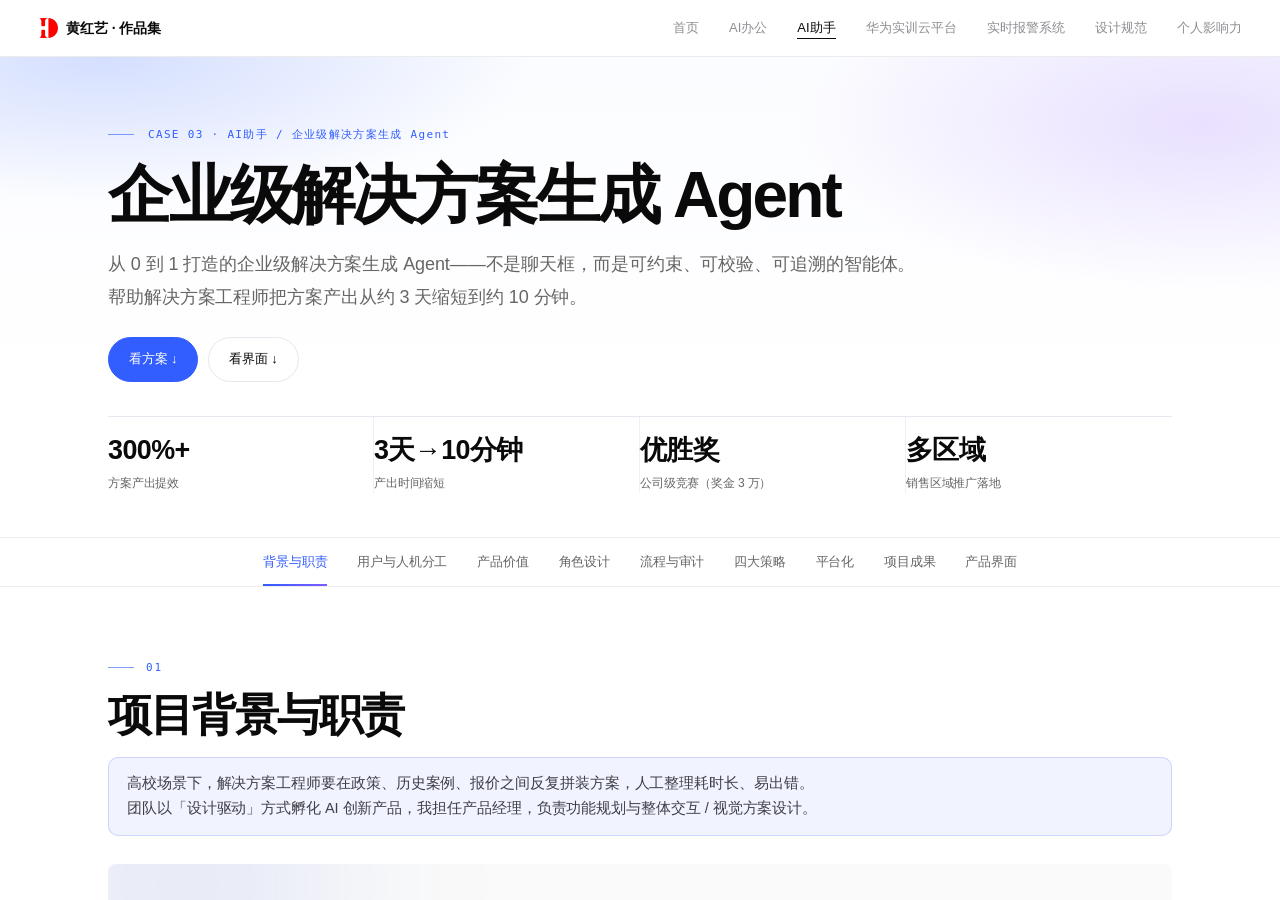
<file: project-answer/index.html>
<!DOCTYPE html>
<html lang="zh-CN">
<head>
  <meta name="robots" content="noindex, nofollow">
  <meta charset="UTF-8">
  <meta name="viewport" content="width=device-width, initial-scale=1.0">
  <title>企业级解决方案生成 Agent · 黄红艺作品集</title>
  <meta name="description" content="华为解决方案 AI 助手（Answer 助手）——从 0 到 1 打造的企业级解决方案生成 Agent，方案产出 3 天→10 分钟，提效 300%+。">
  <link rel="stylesheet" href="../css/style.css">
  <link rel="stylesheet" href="../css/project-case.css">
</head>
<body class="project-case">

  <header class="site-header">
    <div class="container nav">
      <a class="brand" href="../index.html"><img src="../assets/img/logo.svg" alt="logo">黄红艺 · 作品集</a>
      <nav>
                <ul class="nav-links">
          <li><a href="../index.html">首页</a></li>
          <li><a href="../project-answer-work/index.html">AI办公</a></li>
          <li><a href="index.html">AI助手</a></li>
          <li><a href="../project-talent/index.html">华为实训云平台</a></li>
          <li><a href="../project-alarm/index.html">实时报警系统</a></li>
          <li><a href="../design-system/index.html">设计规范</a></li>
          <li><a href="../about-method/index.html">个人影响力</a></li>
        </ul>
      </nav>
    </div>
  </header>

  <div class="page-scroll" id="pageScroll">

  <section class="project-hero">
    <div class="container">
      <div class="crumb">CASE 03 · AI助手 / 企业级解决方案生成 Agent</div>
      <h1>企业级解决方案生成 Agent</h1>
      <p class="lead"><span class="ln">从 0 到 1 打造的企业级解决方案生成 Agent——不是聊天框，而是可约束、可校验、可追溯的智能体。</span><span class="ln">帮助解决方案工程师把方案产出从约 3 天缩短到约 10 分钟。</span></p>

      <div class="hero-actions">
        <a class="btn-pill btn-pill--primary" href="#m1">看方案 ↓</a>
        <a class="btn-pill" href="#m9">看界面 ↓</a>
      </div>
      <div class="stats">
        <div class="stat">
          <div class="stat-icon"><svg viewBox="0 0 24 24" fill="none" stroke="currentColor" stroke-width="1.8" stroke-linecap="round" stroke-linejoin="round"><path d="M3 17l6-6 4 4 8-8"/><path d="M17 7h4v4"/></svg></div>
          <div class="num">300%+</div><div class="label">方案产出提效</div>
        </div>
        <div class="stat">
          <div class="stat-icon"><svg viewBox="0 0 24 24" fill="none" stroke="currentColor" stroke-width="1.8" stroke-linecap="round" stroke-linejoin="round"><circle cx="12" cy="12" r="9"/><path d="M12 7v5l3 2"/></svg></div>
          <div class="num">3天→10分钟</div><div class="label">产出时间缩短</div>
        </div>
        <div class="stat">
          <div class="stat-icon"><svg viewBox="0 0 24 24" fill="none" stroke="currentColor" stroke-width="1.8" stroke-linecap="round" stroke-linejoin="round"><path d="M8 4h8v5a4 4 0 0 1-8 0V4z"/><path d="M8 5H5.5a2.5 2.5 0 0 0 2.5 2.5"/><path d="M16 5h2.5A2.5 2.5 0 0 1 16 7.5"/><path d="M12 13v4"/><path d="M8.5 21h7"/></svg></div>
          <div class="num">优胜奖</div><div class="label">公司级竞赛（奖金 3 万）</div>
        </div>
        <div class="stat">
          <div class="stat-icon"><svg viewBox="0 0 24 24" fill="none" stroke="currentColor" stroke-width="1.8" stroke-linecap="round" stroke-linejoin="round"><circle cx="12" cy="12" r="9"/><path d="M3 12h18"/><path d="M12 3a14 14 0 0 1 0 18"/><path d="M12 3a14 14 0 0 0 0 18"/></svg></div>
          <div class="num">多区域</div><div class="label">销售区域推广落地</div>
        </div>
      </div>
    </div>
  </section>

  <nav class="toc" data-case-nav aria-label="章节索引">
    <div class="container toc__inner">
      <a href="#m1" data-spy="m1">背景与职责</a>
      <a href="#m2" data-spy="m2">用户与人机分工</a>
      <a href="#m3" data-spy="m3">产品价值</a>
      <a href="#m4" data-spy="m4">角色设计</a>
      <a href="#m5" data-spy="m5">流程与审计</a>
      <a href="#m6" data-spy="m6">四大策略</a>
      <a href="#m7" data-spy="m7">平台化</a>
      <a href="#m8" data-spy="m8">项目成果</a>
      <a href="#m9" data-spy="m9">产品界面</a>
    </div>
  </nav>


  <div class="container">

    <section class="module" id="m1">
      <div class="module-head"><span class="module-no">01</span><h2>项目背景与职责</h2></div>
      <p class="module-desc"><span class="ln">高校场景下，解决方案工程师要在政策、历史案例、报价之间反复拼装方案，人工整理耗时长、易出错。</span><span class="ln">团队以「设计驱动」方式孵化 AI 创新产品，我担任产品经理，负责功能规划与整体交互 / 视觉方案设计。</span></p>

      <div class="duty">
        <div class="duty-left">
          <p class="duty-title"><span class="hl">“设计驱动”</span><br>孵化<br><b>AI 创新产品</b></p>
        </div>
        <span class="duty-arrow" aria-hidden="true"></span>
        <div class="duty-right">
          <div class="duty-row duty-row-pd">
            <div class="duty-role"><b>PD</b><span>产品经理</span></div>
            <span class="duty-connector" aria-hidden="true"></span>
            <p class="duty-note">创新产品的功能规划</p>
          </div>
          <div class="duty-row duty-row-uxd">
            <div class="duty-role"><b>UXD</b><span>设计师</span></div>
            <span class="duty-connector" aria-hidden="true"></span>
            <p class="duty-note">整体交互 / 视觉方案设计输出</p>
          </div>
          <p class="duty-caption">岗位职责</p>
        </div>
      </div>

      <p class="module-desc"><span class="ln">岗位职责覆盖六件事：需求定义 · 场景切分 · Agent 工作流 · 交互与 UI · 校验规则产品化 · 灰度评测。</span><span class="ln">PD 与 UXD 由同一个人串起来，人机分工才真正落到流程里，而不是停在文档上。</span></p>

      <figure><img src="../assets/img/ans-p03.webp" alt="诞生背景：企业内部痛点与技术机会" loading="lazy" decoding="async" width="1600" height="900"><figcaption>诞生背景：企业内部痛点 × 技术机会——不是聊天框，而是可约束、可校验、可追溯的企业级 Agent</figcaption></figure>
    </section>

    <section class="module" id="m2">
      <div class="module-head"><span class="module-no">02</span><h2>用户画像与人机分工</h2></div>
      <p class="module-desc"><span class="ln">核心用户是解决方案工程师，核心诉求是「快速出高质量方案，别背合规的锅」。</span><span class="ln">我们把他的任务逐条拆开，明确哪些环节 AI 可以介入提效、哪些环节必须由人把关兜底。</span></p>
      <figure><img src="../assets/img/ans-p04.webp" alt="用户画像与人机分工" loading="lazy" decoding="async" width="1600" height="900"><figcaption>用户画像与人机分工：找案例 / 拼大纲 / 应对变更 / 合规校验 / 排版导出——AI 可介入 vs 人必须把关</figcaption></figure>
    </section>

    <section class="module" id="m3">
      <div class="module-head"><span class="module-no">03</span><h2>产品定义与价值</h2></div>
      <p class="module-desc"><span class="ln">产品目标是「分钟级生成初稿」，在灵活、优质、合规可审计、高效之间取得平衡。</span><span class="ln">让一线营销能快速响应客户需求，多打粮食。</span></p>
      <figure><img src="../assets/img/ans-p05.webp" alt="产品价值与设计策略" loading="lazy" decoding="async" width="1600" height="900"><figcaption>产品价值：灵活 / 优质 / 合规可审计 / 高效的目标与设计策略</figcaption></figure>
    </section>

    <section class="module" id="m4">
      <div class="module-head"><span class="module-no">04</span><h2>角色设计：安Sir 的四类约束</h2></div>
      <p class="module-desc"><span class="ln">把 Agent 统一为「首席数据策略官 Answer（安Sir）」，用范围、语气、边界、格式四类约束定义它的人格与能力上限。</span><span class="ln">尤其在报价、资质承诺、最终签字等高风险环节，AI 必须「主动闭嘴」并转交人工。</span></p>
      <figure><img src="../assets/img/ans-p06.webp" alt="角色设计：四类约束" loading="lazy" decoding="async" width="1600" height="900"><figcaption>角色设计：范围约束 / 语气约束 / 边界约束 / 格式约束</figcaption></figure>
    </section>

    <section class="module" id="m5">
      <div class="module-head"><span class="module-no">05</span><h2>核心流程与审计闭环</h2></div>
      <p class="module-desc"><span class="ln">从需求解析、知识检索、结构化生成到合规校验，每一步都明确 AI 与人的分工。</span><span class="ln">文档生成即留痕：版本号、Prompt 版本、生成时间戳、操作人与审核人都可追溯、可回滚。</span></p>
      <figure><img src="../assets/img/ans-p07.webp" alt="核心流程与审计闭环" loading="lazy" decoding="async" width="1600" height="900"><figcaption>核心流程：需求解析 → 知识检索 → 结构化生成 → 合规校验；审计与安全闭环</figcaption></figure>
    </section>

    <section class="module" id="m6">
      <div class="module-head"><span class="module-no">06</span><h2>方案展示：四大目标策略</h2></div>
      <p class="module-desc"><span class="ln">围绕确定性、可信赖、人类在环、平台化四条策略构建体验：无意图时给出行动引导，生成过程可解释、可验证、可追溯，关键节点由人先确认再生成。</span></p>
      <figure><img src="../assets/img/ans-p08.webp" alt="策略1 确定性" loading="lazy" decoding="async" width="1600" height="2608"><figcaption>策略 1｜确定性：无意图时给出行动引导（首页唤起、决策牵引、评价收敛）</figcaption></figure>
      <figure><img src="../assets/img/ans-p09.webp" alt="策略2 可信赖" loading="lazy" decoding="async" width="1600" height="1909"><figcaption>策略 2｜可信赖：可解释、可验证、可追溯（思考过程可视化 + 参考来源）</figcaption></figure>
      <figure><img src="../assets/img/ans-p10.webp" alt="策略3 人类在环" loading="lazy" decoding="async" width="1600" height="2608"><figcaption>策略 3｜人类在环：先确认意图，再生成与编辑</figcaption></figure>
    </section>

    <section class="module" id="m7">
      <div class="module-head"><span class="module-no">07</span><h2>平台化：Agent 矩阵与知识底座</h2></div>
      <p class="module-desc"><span class="ln">默认提供文档合规审核、时政简报、合同合规审核等多个 Agent，用户也可自建 Person Agent。</span><span class="ln">底层把「生成大模型」与「规则引擎」解耦，各自独立迭代，并由企业知识库与外部合规数据源支撑。</span></p>
      <figure><img src="../assets/img/ans-p11.webp" alt="平台化：Agent 矩阵与知识底座" loading="lazy" decoding="async" width="1600" height="3172"><figcaption>平台化：Agent 矩阵、知识底座与底层架构解耦</figcaption></figure>
    </section>

    <section class="module" id="m8">
      <div class="module-head"><span class="module-no">08</span><h2>项目成果</h2></div>
      <p class="module-desc"><span class="ln">项目获公司竞赛前三优胜奖（团队现金奖励 3 万），个人获「明日之星」称号。</span><span class="ln">方案产出由人工 3 天缩短到 10 分钟，提效 300%+，在多个销售区域推广，并纳入公司数字化治理重点方向。</span></p>
      <figure><img src="../assets/img/ans-p12.webp" alt="项目成果" loading="lazy" decoding="async" width="1600" height="900"><figcaption>项目成果：优胜奖 3 万 / 明日之星 / 提效 300%+ / 多区域推广</figcaption></figure>
    </section>

    <section class="module" id="m9">
      <div class="module-head"><span class="module-no">09</span><h2>真实产品界面</h2></div>
      <p class="module-desc"><span class="ln">以下为产品真实界面（高分辨率），展示从意图澄清到方案生成的核心交互流程。</span></p>
      <div class="product-grid">
        <figure>
          <img src="../assets/product/answer/01-intent.webp" alt="意图澄清" loading="lazy" decoding="async" width="1800" height="1125">
          <figcaption>意图澄清：需求不明确时，辅助用户补充条件、收敛问题</figcaption>
        </figure>
        <figure>
          <img src="../assets/product/answer/02-flow.webp" alt="意图识别与文档生成" loading="lazy" decoding="async" width="1800" height="1125">
          <figcaption>意图识别 + 文档生成：拆解「意图识别 → 规划任务 → 文档生成」，输出完整章节</figcaption>
        </figure>
        <figure>
          <img src="../assets/product/answer/03-reasoning.webp" alt="思考过程可视化" loading="lazy" decoding="async" width="1800" height="1125">
          <figcaption>思考过程可视化：打破黑盒，让生成结果有迹可循</figcaption>
        </figure>
        <figure>
          <img src="../assets/product/answer/04-reference.webp" alt="参考来源与引用" loading="lazy" decoding="async" width="1800" height="1125">
          <figcaption>参考来源：展示引用依据，支持溯源核查，提升可信度</figcaption>
        </figure>
        <figure>
          <img src="../assets/product/answer/05-skills.webp" alt="技能与模板面板" loading="lazy" decoding="async" width="1800" height="1125">
          <figcaption>技能 / 模板面板：政策、模式、报告等模板与能力扩展</figcaption>
        </figure>
        <figure>
          <img src="../assets/product/answer/06-outline.webp" alt="方案大纲" loading="lazy" decoding="async" width="1800" height="1125">
          <figcaption>方案大纲：先确认大纲再生成，保证结构与内容可控</figcaption>
        </figure>
      </div>
    </section>

  </div>

  <footer class="site-footer">
    <div class="container">
      <span>黄红艺 · AI 产品设计师</span>
      <span class="footer-contact">
        <a href="mailto:942852369@qq.com"><svg viewBox="0 0 24 24" fill="none" stroke="currentColor" stroke-width="1.8" stroke-linecap="round" stroke-linejoin="round"><rect x="3" y="5" width="18" height="14" rx="2"/><path d="M3 7l9 6 9-6"/></svg>942852369@qq.com</a>
        <a href="tel:+8615158893193"><svg viewBox="0 0 24 24" fill="none" stroke="currentColor" stroke-width="1.8" stroke-linecap="round" stroke-linejoin="round"><path d="M6.5 3.5h3l1.5 4-2 1.5a12 12 0 0 0 6 6l1.5-2 4 1.5v3a2 2 0 0 1-2 2A16 16 0 0 1 4.5 5.5a2 2 0 0 1 2-2z"/></svg>+86 151 5889 3193</a>
      </span>
    </div>
  </footer>
  </div>

  <script src="../js/main.js"></script>
</body>
</html>
</file>
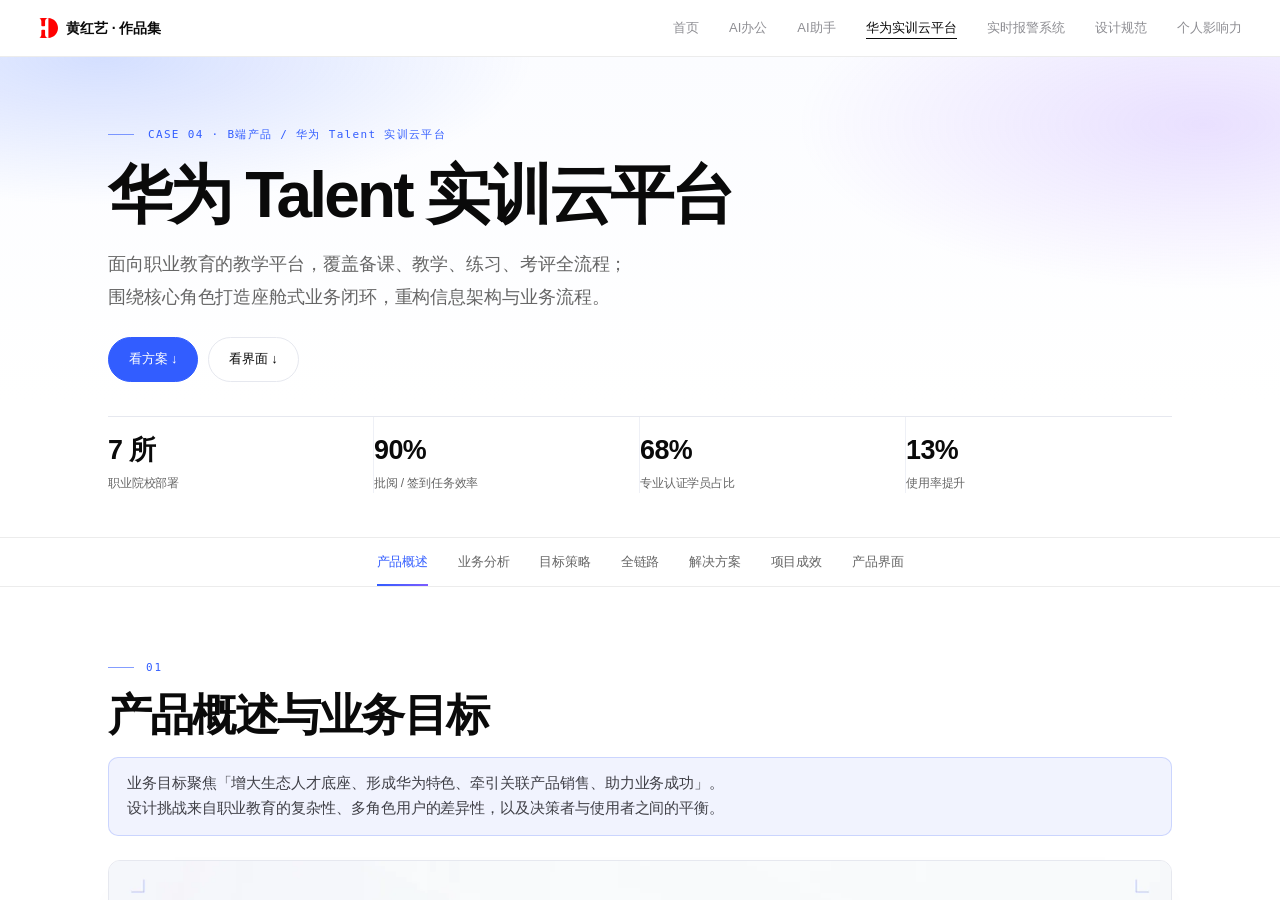
<file: project-talent/index.html>
<!DOCTYPE html>
<html lang="zh-CN">
<head>
  <meta name="robots" content="noindex, nofollow">
  <meta charset="UTF-8">
  <meta name="viewport" content="width=device-width, initial-scale=1.0">
  <title>华为 Talent 实训云平台 · 黄红艺作品集</title>
  <meta name="description" content="华为 Talent 实训云平台 — 面向职业教育的教学云平台，重构多角色业务流程，部署 7 所职业院校。">
  <link rel="stylesheet" href="../css/style.css">
  <link rel="stylesheet" href="../css/project-case.css">
</head>
<body class="project-case">

  <header class="site-header">
    <div class="container nav">
      <a class="brand" href="../index.html"><img src="../assets/img/logo.svg" alt="logo">黄红艺 · 作品集</a>
      <nav>
                <ul class="nav-links">
          <li><a href="../index.html">首页</a></li>
          <li><a href="../project-answer-work/index.html">AI办公</a></li>
          <li><a href="../project-answer/index.html">AI助手</a></li>
          <li><a href="index.html">华为实训云平台</a></li>
          <li><a href="../project-alarm/index.html">实时报警系统</a></li>
          <li><a href="../design-system/index.html">设计规范</a></li>
          <li><a href="../about-method/index.html">个人影响力</a></li>
        </ul>
      </nav>
    </div>
  </header>

  <div class="page-scroll" id="pageScroll">

  <section class="project-hero">
    <div class="container">
      <div class="crumb">CASE 04 · B端产品 / 华为 Talent 实训云平台</div>
      <h1>华为 Talent 实训云平台</h1>
      <p class="lead">面向职业教育的教学平台，覆盖备课、教学、练习、考评全流程；围绕核心角色打造座舱式业务闭环，重构信息架构与业务流程。</p>

      <div class="hero-actions">
        <a class="btn-pill btn-pill--primary" href="#m1">看方案 ↓</a>
        <a class="btn-pill" href="#m7">看界面 ↓</a>
      </div>
      <div class="stats">
        <div class="stat">
          <div class="stat-icon"><svg viewBox="0 0 24 24" fill="none" stroke="currentColor" stroke-width="1.8" stroke-linecap="round" stroke-linejoin="round"><path d="M12 3l9 5H3l9-5z"/><path d="M5 8v12h14V8"/><path d="M9 20v-5h6v5"/></svg></div>
          <div class="num">7 所</div><div class="label">职业院校部署</div>
        </div>
        <div class="stat">
          <div class="stat-icon"><svg viewBox="0 0 24 24" fill="none" stroke="currentColor" stroke-width="1.8" stroke-linecap="round" stroke-linejoin="round"><circle cx="12" cy="12" r="9"/><path d="M8 12.5l2.5 2.5L16 9"/></svg></div>
          <div class="num">90%</div><div class="label">批阅 / 签到任务效率</div>
        </div>
        <div class="stat">
          <div class="stat-icon"><svg viewBox="0 0 24 24" fill="none" stroke="currentColor" stroke-width="1.8" stroke-linecap="round" stroke-linejoin="round"><circle cx="12" cy="9" r="5"/><path d="M9 13.5L7.5 21l4.5-2.5L16.5 21 15 13.5"/></svg></div>
          <div class="num">68%</div><div class="label">专业认证学员占比</div>
        </div>
        <div class="stat">
          <div class="stat-icon"><svg viewBox="0 0 24 24" fill="none" stroke="currentColor" stroke-width="1.8" stroke-linecap="round" stroke-linejoin="round"><path d="M3 17l6-6 4 4 8-8"/><path d="M17 7h4v4"/></svg></div>
          <div class="num">13%</div><div class="label">使用率提升</div>
        </div>
      </div>
    </div>
  </section>

  <nav class="toc" data-case-nav aria-label="章节索引">
    <div class="container toc__inner">
      <a href="#m1" data-spy="m1">产品概述</a>
      <a href="#m2" data-spy="m2">业务分析</a>
      <a href="#m3" data-spy="m3">目标策略</a>
      <a href="#m4" data-spy="m4">全链路</a>
      <a href="#m5" data-spy="m5">解决方案</a>
      <a href="#m6" data-spy="m6">项目成效</a>
      <a href="#m7" data-spy="m7">产品界面</a>
    </div>
  </nav>


  <div class="container">

    <section class="module" id="m1">
      <div class="module-head"><span class="module-no">01</span><h2>产品概述与业务目标</h2></div>
      <p class="module-desc"><span class="ln">业务目标聚焦「增大生态人才底座、形成华为特色、牵引关联产品销售、助力业务成功」。</span><span class="ln">设计挑战来自职业教育的复杂性、多角色用户的差异性，以及决策者与使用者之间的平衡。</span></p>
      <figure><img src="../assets/img/p18.webp" alt="产品概述" loading="lazy" decoding="async" width="1600" height="900"><figcaption>产品概述与核心功能</figcaption></figure>
      <figure><img src="../assets/img/p19.webp" alt="教学云平台" loading="lazy" decoding="async" width="1600" height="900"><figcaption>教学 / 学习 / 测试 / 评估 / 研究 / 管理一体化平台</figcaption></figure>
      <figure><img src="../assets/img/p20.webp" alt="项目概览：业务目标与设计挑战" loading="lazy" decoding="async" width="1600" height="900"><figcaption>项目概览：业务目标与设计挑战</figcaption></figure>
      <figure><img src="../assets/img/p21.webp" alt="产品业务框架" loading="lazy" decoding="async" width="1600" height="900"><figcaption>产品业务框架：22 个技术方向课程与行业解决方案</figcaption></figure>
    </section>

    <section class="module" id="m2">
      <div class="module-head"><span class="module-no">02</span><h2>业务与用户分析</h2></div>
      <p class="module-desc"><span class="ln">聚焦「教务—教学—考评」三大业务场景，围绕「教、学、测、训、评」明确核心场景与核心用户；</span><span class="ln">通过 KANO 分析区分必备型 / 期望型 / 魅力型功能，结合竞品分析（泰克、学习通）明确产品差异化方向。</span></p>
      <figure><img src="../assets/img/p22.webp" alt="三大业务场景" loading="lazy" decoding="async" width="1600" height="900"><figcaption>业务分析：教务 / 教学 / 考评三大场景</figcaption></figure>
      <figure><img src="../assets/img/p23.webp" alt="KANO分析" loading="lazy" decoding="async" width="1600" height="900"><figcaption>KANO 分析：必备型 / 期望型 / 魅力型功能</figcaption></figure>
      <figure><img src="../assets/img/p24.webp" alt="竞品分析" loading="lazy" decoding="async" width="1600" height="900"><figcaption>竞品分析：浙江华为 / 泰克 / 学习通</figcaption></figure>
      <figure><img src="../assets/img/p25.webp" alt="关键角色分析" loading="lazy" decoding="async" width="1600" height="900"><figcaption>关键角色分析：管理员 / 租户 / 教师 / 学员</figcaption></figure>
    </section>

    <section class="module" id="m3">
      <div class="module-head"><span class="module-no">03</span><h2>问题归纳与目标策略</h2></div>
      <p class="module-desc">
        归纳核心问题后，确立「围绕核心角色打造座舱式业务闭环、补基本强特色塑造差异化形象、简化数据结构形成贯穿式数据流转」三条设计策略。
      </p>
      <figure><img src="../assets/img/p26.webp" alt="问题归纳" loading="lazy" decoding="async" width="1600" height="900"><figcaption>问题归纳</figcaption></figure>
      <figure><img src="../assets/img/p27.webp" alt="目标与策略" loading="lazy" decoding="async" width="1600" height="900"><figcaption>目标与策略：座舱式闭环 / 补基本强特色 / 简化数据结构</figcaption></figure>
    </section>

    <section class="module" id="m4">
      <div class="module-head"><span class="module-no">04</span><h2>全链路构建与框架重构</h2></div>
      <p class="module-desc"><span class="ln">从产品销售、部署、运营到教学考评，梳理端到端全链路；</span><span class="ln">重构信息架构，形成贯穿式的数据流转。</span></p>
      <figure><img src="../assets/img/p28.webp" alt="全链路构建" loading="lazy" decoding="async" width="1600" height="1014"><figcaption>全链路构建：产品销售 → 部署 → 运营 → 教学考评</figcaption></figure>
      <figure><img src="../assets/img/p29.webp" alt="框架重构" loading="lazy" decoding="async" width="1600" height="1546"><figcaption>框架重构</figcaption></figure>
    </section>

    <section class="module" id="m5">
      <div class="module-head"><span class="module-no">05</span><h2>解决方案展示</h2></div>
      <p class="module-desc">
        围绕「座舱式操作体验、差异化产品形象、贯穿式数据流转」输出多端解决方案，覆盖学生端、教师端与平台管理端。
      </p>
      <figure><img src="../assets/img/p30.webp" alt="座舱式业务闭环" loading="lazy" decoding="async" width="1600" height="900"><figcaption>解决方案：座舱式的业务闭环（学生端 / 教师端首页）</figcaption></figure>
      <figure><img src="../assets/img/p31.webp" alt="差异化产品形象" loading="lazy" decoding="async" width="1600" height="900"><figcaption>解决方案：差异化产品形象（签到 / 错题本 / 发布消息）</figcaption></figure>
      <figure><img src="../assets/img/p32.webp" alt="华为云实验与品牌认证" loading="lazy" decoding="async" width="1600" height="900"><figcaption>解决方案：华为云实验 + 华为品牌认证</figcaption></figure>
      <figure><img src="../assets/img/p33.webp" alt="贯穿式数据流转" loading="lazy" decoding="async" width="1600" height="900"><figcaption>解决方案：贯穿式的数据流转（知识点管理 / 考试管理）</figcaption></figure>
      <figure><img src="../assets/img/p34.webp" alt="解决方案补充" loading="lazy" decoding="async" width="1600" height="900"><figcaption>解决方案补充</figcaption></figure>
    </section>

    <section class="module" id="m6">
      <div class="module-head"><span class="module-no">06</span><h2>项目成效</h2></div>
      <p class="module-desc"><span class="ln">多角色链路整合实现座舱式业务闭环，提高操作效率、增强产品粘性；</span><span class="ln">部署 7 所职业院校，批阅 / 签到任务效率提升 90%， 专业认证学员达 68%，产品体验显著提升，个人获公司级「明日之星」奖项。</span></p>
      <figure><img src="../assets/img/p35.webp" alt="项目成效" loading="lazy" decoding="async" width="1600" height="900"><figcaption>项目成效：7 院校 / 90% 任务效率 / 68% 认证</figcaption></figure>
    </section>

    <section class="module" id="m7">
      <div class="module-head"><span class="module-no">07</span><h2>真实产品界面</h2></div>
      <p class="module-desc">以下为产品真实界面（高分辨率），覆盖考试、签到、课程与认证等核心业务场景。</p>
      <div class="product-grid">
        <figure>
          <img src="../assets/product/talent/01-exam.webp" alt="考试详情" loading="lazy" decoding="async" width="1800" height="1215">
          <figcaption>考试详情：考试信息、题型分布与考试记录</figcaption>
        </figure>
        <figure>
          <img src="../assets/product/talent/02-signin.webp" alt="创建签到表" loading="lazy" decoding="async" width="1800" height="1167">
          <figcaption>创建签到表：应到 / 实到 / 未到 / 请假 / 迟到 / 早退实时统计</figcaption>
        </figure>
        <figure>
          <img src="../assets/product/talent/03-signin-list.webp" alt="签到列表" loading="lazy" decoding="async" width="1800" height="1163">
          <figcaption>签到列表：批量签到与状态管理</figcaption>
        </figure>
        <figure>
          <img src="../assets/product/talent/04-course.webp" alt="课程详情" loading="lazy" decoding="async" width="1800" height="1125">
          <figcaption>课程详情：视频学习与课程信息</figcaption>
        </figure>
        <figure>
          <img src="../assets/product/talent/05-course-manage.webp" alt="课程管理" loading="lazy" decoding="async" width="1800" height="1165">
          <figcaption>课程管理：班级 / 课程资源配置</figcaption>
        </figure>
        <figure>
          <img src="../assets/product/talent/06-cert.webp" alt="认证详情" loading="lazy" decoding="async" width="1800" height="1159">
          <figcaption>认证：华为认证与课程结业</figcaption>
        </figure>
      </div>
    </section>

  </div>

  <footer class="site-footer">
    <div class="container">
      <span>黄红艺 · AI 产品设计师</span>
      <span class="footer-contact">
        <a href="mailto:942852369@qq.com"><svg viewBox="0 0 24 24" fill="none" stroke="currentColor" stroke-width="1.8" stroke-linecap="round" stroke-linejoin="round"><rect x="3" y="5" width="18" height="14" rx="2"/><path d="M3 7l9 6 9-6"/></svg>942852369@qq.com</a>
        <a href="tel:+8615158893193"><svg viewBox="0 0 24 24" fill="none" stroke="currentColor" stroke-width="1.8" stroke-linecap="round" stroke-linejoin="round"><path d="M6.5 3.5h3l1.5 4-2 1.5a12 12 0 0 0 6 6l1.5-2 4 1.5v3a2 2 0 0 1-2 2A16 16 0 0 1 4.5 5.5a2 2 0 0 1 2-2z"/></svg>+86 151 5889 3193</a>
      </span>
    </div>
  </footer>
  </div>

  <script src="../js/main.js"></script>
</body>
</html>
</file>
<file: css/style.css>
/* =========================================================
   黄红艺 · 作品集 — 极简排版版（Editorial Minimal）
   参考：Rauno Freiberg / Emil Kowalski / Mobbin
   原则：黑白灰 / 超大字号 / 紧字距 / 细分割线 / 大量留白
   ========================================================= */

:root {
  --bg: #ffffff;
  --ink: #0a0a0a;
  --ink-2: #3f3f46;
  --muted: #8e8e93;
  --muted-2: #aeaeb2;
  --hair: #ececec;
  --hair-strong: #d4d4d4;
  --soft: #f6f6f6;
  --max-w: 1120px;
  --ease: cubic-bezier(.22, .7, .28, 1);
  --font: -apple-system, BlinkMacSystemFont, "SF Pro Display", "SF Pro Text",
          "Helvetica Neue", "PingFang SC", "Hiragino Sans GB",
          "Microsoft YaHei", sans-serif;
}

* { box-sizing: border-box; margin: 0; padding: 0; }

html { height: 100%; scroll-behavior: smooth; -webkit-text-size-adjust: 100%; }

body {
  font-family: var(--font);
  color: var(--ink);
  background: var(--bg);
  font-size: 16px;
  line-height: 1.6;
  letter-spacing: -0.01em;
  line-break: strict;
  word-break: normal;
  -webkit-font-smoothing: antialiased;
  -moz-osx-font-smoothing: grayscale;
  /* 页面本身不滚动：滚动交给 .page-scroll，滚动条只出现在顶栏下方 */
  height: 100%;
  display: flex;
  flex-direction: column;
  overflow: hidden;
}

/* 顶栏固定在上方，不参与滚动 */
body > .site-header { flex: 0 0 auto; }

/* 正文滚动区：占满顶栏以下的剩余高度 */
.page-scroll {
  flex: 1 1 auto;
  min-height: 0;
  overflow-y: auto;
  overflow-x: clip;
  scroll-behavior: smooth;
  overscroll-behavior-y: contain;
  -webkit-overflow-scrolling: touch;
}

img { max-width: 100%; display: block; }
a { color: inherit; text-decoration: none; }
::selection { background: var(--ink); color: #fff; }

.container {
  max-width: var(--max-w);
  margin-left: auto; margin-right: auto;
  padding-left: 28px; padding-right: 28px;
}

/* ---------- 排版规则：阅读宽度 / 断行 ---------- */
h1, h2, h3 { text-wrap: balance; }
p, figcaption, .fishbone .node-detail { text-wrap: pretty; }
.hero .intro, .project-hero .lead, .module .module-desc { text-wrap: balance; }
.ln { display: block; }
.hero .meta a, .hero .meta span,
.footer-contact a,
.stat .num, .tag, .badge,
.index-no, .module-no { white-space: nowrap; }

/* ---------- 小标签 ---------- */
.eyebrow {
  display: inline-block;
  font-size: 11px;
  font-weight: 500;
  letter-spacing: .14em;
  text-transform: uppercase;
  color: var(--muted);
}

/* ---------- 顶部导航 ---------- */
.site-header {
  position: relative; z-index: 50;
  background: rgba(255, 255, 255, .82);
  -webkit-backdrop-filter: saturate(180%) blur(20px);
  backdrop-filter: saturate(180%) blur(20px);
  border-bottom: 1px solid var(--hair);
}
.site-header .container.nav {
  max-width: none;
  width: 100%;
  padding-left: clamp(20px, 3vw, 40px);
  padding-right: clamp(20px, 3vw, 40px);
}
.nav { display: flex; align-items: center; justify-content: space-between; height: 56px; }
.nav .brand {
  display: flex; align-items: center; gap: 8px;
  flex: 0 0 auto; white-space: nowrap;
  font-size: 14px; font-weight: 600; letter-spacing: -0.01em;
}
.nav .brand img { width: 20px; height: 20px; border-radius: 4px; }
.nav-links { display: flex; gap: 30px; list-style: none; height: 100%; }
.nav-links a {
  position: relative;
  display: flex; align-items: center; height: 100%;
  font-size: 13px; color: var(--muted); letter-spacing: 0;
  transition: color .2s var(--ease);
}
.nav-links a:hover { color: var(--ink); }
.nav-links a.active { color: var(--ink); }
.nav-links a.active::after {
  content: "";
  position: absolute; left: 0; right: 0; bottom: -1px;
  height: 1px; background: var(--ink);
}

/* ---------- Hero ---------- */
.hero { padding-top: 128px; padding-bottom: 96px; }
.hero-top { display: flex; align-items: center; gap: 16px; margin-bottom: 32px; }
.hero-avatar {
  width: 48px; height: 48px; border-radius: 50%;
  object-fit: cover; background: var(--soft);
}
.hero h1 {
  font-size: clamp(56px, 10vw, 128px);
  font-weight: 600;
  letter-spacing: -0.05em;
  line-height: 0.92;
}
.hero .role {
  font-size: clamp(18px, 2.2vw, 24px);
  color: var(--ink-2);
  margin-top: 28px;
  letter-spacing: -0.015em;
}
.hero .intro {
  max-width: 1040px;
  color: var(--muted);
  font-size: 16px;
  line-height: 1.7;
  margin-top: 20px;
}
.hero .meta {
  display: flex; flex-wrap: wrap; gap: 6px 26px;
  margin-top: 36px;
  font-size: 13px; color: var(--muted);
}
.hero .meta a, .hero .meta span {
  display: inline-flex; align-items: center; gap: 6px;
  color: var(--muted);
}
.hero .meta a { border-bottom: 1px solid transparent; transition: border-color .2s; }
.hero .meta a:hover { border-bottom-color: var(--muted); }
.hero .meta svg { width: 14px; height: 14px; flex: 0 0 auto; }
.hero .tags { display: flex; flex-wrap: wrap; gap: 8px; margin-top: 24px; }
.tag {
  font-size: 11px; letter-spacing: .08em; text-transform: uppercase;
  color: var(--muted);
  border: 1px solid var(--hair);
  border-radius: 99px;
  padding: 5px 12px;
}

/* ---------- 通用区块 ---------- */
.section { padding-top: 88px; padding-bottom: 88px; }
.section-head { margin-bottom: 48px; }
.section-head .eyebrow { display: block; margin-bottom: 14px; }
.section-title {
  font-size: clamp(32px, 4vw, 48px);
  font-weight: 600;
  letter-spacing: -0.035em;
  line-height: 1.05;
}

/* ---------- 工作经历：鱼骨图（细线版） ---------- */
.fishbone { position: relative; min-height: 460px; padding: 16px 0 40px; }
.fishbone .spine {
  position: absolute; left: 3%; right: 3%; top: 50%;
  height: 1px; background: var(--hair-strong);
}
.fishbone .spine::after {
  content: ""; position: absolute; right: -8px; top: 50%;
  transform: translateY(-50%);
  border: 6px solid transparent; border-left-color: var(--hair-strong);
}
.fishbone .now-label {
  position: absolute; right: 3%; top: 50%;
  transform: translate(18px, -170%);
  font-size: 10px; font-weight: 500; letter-spacing: .14em;
  text-transform: uppercase; color: var(--muted-2);
}
.fishbone .bone { position: absolute; top: 50%; width: 0; height: 0; z-index: 1; }
.fishbone .dot {
  position: absolute; left: -4px; top: -4px;
  width: 8px; height: 8px; border-radius: 50%;
  background: var(--ink);
  box-shadow: 0 0 0 4px #fff;
  z-index: 3;
}
.fishbone .rib {
  position: absolute; left: -28px; top: 0;
  width: 56px; height: 1px; background: var(--hair-strong);
  transform-origin: center; z-index: 1;
}
.fishbone .bone.up .rib { transform: rotate(-28deg); }
.fishbone .bone.down .rib { transform: rotate(28deg); }

.fishbone .node {
  position: absolute; left: 0;
  transform: translateX(-50%);
  width: 250px;
  background: #fff;
  border: 1px solid var(--hair);
  border-radius: 10px;
  padding: 18px 20px;
  cursor: default; z-index: 2;
  transition: border-color .3s var(--ease), transform .3s var(--ease), background .3s var(--ease);
}
.fishbone .bone.up .node { bottom: 56px; }
.fishbone .bone.down .node { top: 56px; }
.fishbone .node:hover {
  border-color: var(--hair-strong);
  transform: translateX(-50%) translateY(-3px);
  background: #fff;
  z-index: 6;
}
.fishbone .node .node-logo { margin-bottom: 14px; display: flex; align-items: center; min-height: 24px; }
.fishbone .node .node-logo img { width: auto; max-width: 140px; object-fit: contain; display: block; }
.fishbone .node .node-logo .logo-hikvision { height: 16px; }
.fishbone .node .node-logo .logo-tuya { height: 22px; }
.fishbone .node .node-logo .logo-huawei { height: 20px; }
.fishbone .node .node-logo .logo-ruijie { height: 18px; }

.fishbone .node .period {
  display: block; font-size: 11px; color: var(--muted);
  letter-spacing: .06em; font-variant-numeric: tabular-nums;
}
.fishbone .node .company {
  display: block; font-size: 17px; font-weight: 600;
  letter-spacing: -0.02em; margin: 4px 0 2px;
}
.fishbone .node .role { display: block; font-size: 13px; color: var(--muted); line-height: 1.5; }
.fishbone .node-detail {
  max-height: 0; opacity: 0; overflow: hidden;
  font-size: 12.5px; line-height: 1.7; color: var(--muted);
  border-top: 0 solid var(--hair);
  transition: max-height .4s var(--ease), opacity .3s var(--ease),
              margin .3s var(--ease), padding .3s var(--ease);
}
.fishbone .node:hover .node-detail {
  max-height: 280px; opacity: 1;
  margin-top: 12px; padding-top: 12px; border-top-width: 1px;
}

/* ---------- 项目索引（大字号列表） ---------- */
.index { border-top: 1px solid var(--hair); }
.index-row {
  display: grid;
  grid-template-columns: 56px 1fr 168px 32px;
  align-items: center;
  gap: 24px;
  padding: 30px 0;
  border-bottom: 1px solid var(--hair);
  transition: padding-left .35s var(--ease);
}
.index-row:hover { padding-left: 14px; }
.index-no {
  font-size: 12px; color: var(--muted-2);
  font-variant-numeric: tabular-nums; letter-spacing: .04em;
}
.index-kicker {
  display: block;
  margin-bottom: 6px;
  font-size: 10px;
  font-weight: 500;
  letter-spacing: .14em;
  color: var(--muted);
  text-transform: uppercase;
}
.index-main h3 {
  font-size: clamp(22px, 2.6vw, 32px);
  font-weight: 600; letter-spacing: -0.025em; line-height: 1.2;
}
.index-main p { font-size: 13.5px; color: var(--muted); margin-top: 8px; }
.index-thumb {
  width: 168px; aspect-ratio: 16/9;
  overflow: hidden; border-radius: 6px;
  background: var(--soft);
  transition: opacity .3s var(--ease), transform .35s var(--ease);
}
.index-thumb img { width: 100%; height: 100%; object-fit: cover; }
.index-row:hover .index-thumb { transform: scale(1.02); }
.index-arrow { font-size: 18px; color: var(--muted-2); transition: transform .3s var(--ease), color .3s; }
.index-row:hover .index-arrow { color: var(--ink); transform: translate(3px, -3px); }

/* ---------- 项目详情页 ---------- */
.project-hero { padding-top: 88px; padding-bottom: 64px; border-bottom: 1px solid var(--hair); }
.project-hero .crumb { font-size: 12px; color: var(--muted); margin-bottom: 32px; letter-spacing: .02em; }
.project-hero .crumb a { color: var(--muted); }
.project-hero h1 {
  font-size: clamp(36px, 5vw, 62px);
  font-weight: 600;
  letter-spacing: -0.045em;
  line-height: 0.98;
  text-wrap: balance;
}
.project-hero .lead {
  max-width: none;
  color: var(--ink-2);
  font-size: 17px;
  line-height: 1.7;
  margin-top: 28px;
}

/* ---------- 章节索引 ---------- */
.toc {
  display: flex; flex-wrap: wrap; align-items: center;
  gap: 8px 20px;
  padding-top: 18px;
  padding-bottom: 18px;
  border-bottom: 1px solid var(--hair);
  font-size: 13px;
}
.toc-label {
  font-size: 11px; letter-spacing: .1em; text-transform: uppercase;
  color: var(--muted-2);
}
.toc a { color: var(--muted); }
.toc a:hover { color: var(--ink); }

/* 数据行 */
.stats {
  display: grid;
  grid-template-columns: repeat(auto-fit, minmax(190px, 1fr));
  margin-top: 56px;
  border-top: 1px solid var(--hair);
  border-bottom: 1px solid var(--hair);
}
.stat {
  display: grid;
  grid-template-columns: auto 1fr;
  grid-template-rows: auto auto;
  column-gap: 14px;
  row-gap: 2px;
  align-items: center;
  padding: 24px 24px 24px 0;
}
.stat .stat-icon {
  grid-row: 1 / span 2;
  width: 44px; height: 44px;
  display: flex; align-items: center; justify-content: center;
  border-radius: 10px;
  background: var(--soft);
  color: var(--ink);
}
.stat .stat-icon svg { width: 20px; height: 20px; display: block; }
.stat .num {
  font-size: 22px; font-weight: 600; letter-spacing: -0.03em;
  line-height: 1.15; font-variant-numeric: tabular-nums;
}
.stat .label { font-size: 12px; color: var(--muted); margin-top: 2px; line-height: 1.4; }

/* 模块 */
.module { padding: 88px 0; border-bottom: 1px solid var(--hair); }
.module:last-child { border-bottom: none; }
.module .module-head { display: flex; align-items: baseline; gap: 20px; margin-bottom: 16px; }
.module .module-no {
  font-size: 12px; color: var(--muted-2);
  letter-spacing: .08em; font-variant-numeric: tabular-nums;
}
.module h2 {
  font-size: clamp(24px, 2.8vw, 36px);
  font-weight: 600; letter-spacing: -0.03em; line-height: 1.15;
}
.module .module-desc {
  color: var(--muted); font-size: 15.5px; line-height: 1.75;
  margin-bottom: 32px; max-width: none;
}
.module figure { margin: 28px 0; }
.module figure img {
  width: 100%; height: auto;
  border-radius: 6px;
  background: var(--soft);
}
.module figcaption { color: var(--muted-2); font-size: 12px; margin-top: 10px; letter-spacing: .01em; }

/* 结论清单（项目页，1px 分区） */
.ledger { list-style: none; margin: 4px 0 8px; border-top: 1px solid var(--hair); }
.ledger li {
  display: grid; grid-template-columns: 88px 1fr; gap: 24px;
  align-items: start;
  padding-top: 18px;
  padding-bottom: 18px;
  border-bottom: 1px solid var(--hair);
}
.ledger .k {
  font-size: 11px; color: var(--muted-2);
  letter-spacing: .1em;
  padding-top: 4px;
}
.ledger p { font-size: 14px; line-height: 1.8; color: var(--ink-2); }
.ledger + .module-desc { margin-top: 32px; }

/* 项目页叙事：流程 / 场景 / 结语 */
.pipeline {
  display: grid; grid-template-columns: repeat(3, 1fr);
  column-gap: 32px;
  border-top: 1px solid var(--hair);
  margin-top: 32px;
}
.pipeline-step { padding: 20px 0 28px; }
.pipeline-step:nth-child(n+4) { border-top: 1px solid var(--hair); }
.pipeline-step .no {
  font-size: 11px; letter-spacing: .1em;
  color: var(--muted-2); font-variant-numeric: tabular-nums;
}
.pipeline .pipeline-step h3 {
  font-size: 16px; font-weight: 600; line-height: 1.4;
  letter-spacing: -0.01em; margin: 6px 0 8px;
}
.pipeline .pipeline-step p { font-size: 13px; line-height: 1.7; color: var(--muted); }

.scenario {
  display: grid; grid-template-columns: 1fr 1.2fr;
  gap: 48px; align-items: start;
  padding: 44px 0;
  border-top: 1px solid var(--hair);
}
.scenario:first-of-type { border-top: none; padding-top: 0; }
.scenario .scenario-copy h3 {
  font-size: clamp(20px, 2.2vw, 26px); font-weight: 600;
  line-height: 1.25; letter-spacing: -0.02em;
}
.scenario .scenario-copy p {
  font-size: 14.5px; line-height: 1.8;
  color: var(--muted); margin-top: 12px;
}
.scenario-figure figure { margin: 0; }
.scenario-figure figure + figure { margin-top: 24px; }
.scenario-figure img {
  width: 100%; height: auto; display: block;
  border-radius: 6px; background: var(--soft);
}
.scenario-figure figcaption {
  color: var(--muted-2); font-size: 12px; margin-top: 10px;
}
.chapter .pullquote {
  font-size: clamp(22px, 2.6vw, 30px); font-weight: 500;
  line-height: 1.5; letter-spacing: -0.02em;
  max-width: 860px;
  margin: 48px 0 18px;
  padding-top: 24px;
  border-top: 1px solid var(--hair);
}

/* 章节内文（项目页的二级结构） */
.chapter { margin-top: 8px; }
.chapter h3 {
  font-size: 19px; font-weight: 600; letter-spacing: -0.01em;
  line-height: 1.4; margin: 44px 0 14px;
}
.chapter h3:first-child { margin-top: 4px; }
.chapter h3 .idx {
  font-size: 11px; color: var(--muted-2);
  letter-spacing: .1em; margin-right: 12px;
  font-variant-numeric: tabular-nums;
}
.chapter p {
  font-size: 15px; line-height: 1.85;
  color: var(--muted); max-width: 920px;
}
.chapter p + p { margin-top: 14px; }
.chapter .ledger { margin-top: 22px; }
.chapter .ledger + p { margin-top: 22px; }
.chapter .product-grid { margin-top: 20px; }
/* 真实产品界面 */
.product-grid { display: grid; grid-template-columns: repeat(2, 1fr); gap: 28px 24px; margin-top: 8px; }
.product-grid figure { margin: 0; }
.product-grid img {
  width: 100%; height: auto; display: block;
  border-radius: 6px;
  background: var(--soft);
  transition: transform .4s var(--ease);
}
.product-grid figure:hover img { transform: translateY(-3px); }
.product-grid figcaption { color: var(--muted-2); font-size: 12px; margin-top: 10px; line-height: 1.6; }

/* ---------- 项目职责：设计驱动 / PD + UXD ---------- */
.duty {
  position: relative;
  overflow: hidden;
  background: #fafafa;
  border-radius: 8px;
  padding: 56px 48px;
  display: grid;
  grid-template-columns: 1fr auto 1.35fr;
  gap: 36px;
  align-items: center;
  margin: 28px 0;
}
.duty::before, .duty::after {
  content: "";
  position: absolute;
  width: 280px; height: 280px;
  border-radius: 50%;
  background: rgba(26, 60, 212, .10);
  filter: blur(90px);
  pointer-events: none;
}
.duty::before { top: -120px; left: -60px; }
.duty::after { bottom: -140px; right: -80px; }

.duty-left { position: relative; z-index: 1; }
.duty-title {
  font-size: clamp(24px, 2.9vw, 34px);
  font-weight: 500;
  line-height: 1.7;
  letter-spacing: -0.02em;
  color: var(--ink);
  text-align: center;
}
.duty-title .hl { color: #3f5cff; font-weight: 700; }
.duty-title b { font-weight: 600; }

.duty-arrow {
  width: 0; height: 0;
  border-top: 9px solid transparent;
  border-bottom: 9px solid transparent;
  border-left: 15px solid #5b6cff;
  opacity: .75;
  filter: drop-shadow(0 0 6px rgba(91,108,255,.35));
  justify-self: center;
}

.duty-right {
  position: relative; z-index: 1;
  display: flex; flex-direction: column;
}
.duty-row { display: flex; align-items: center; }
.duty-row + .duty-row { margin-top: -34px; }

.duty-role {
  flex: 0 0 auto;
  width: 160px; height: 160px;
  border-radius: 50%;
  display: flex; flex-direction: column;
  align-items: center; justify-content: center;
  color: #040b29; line-height: 1.1;
}
.duty-role b { font-size: 30px; font-weight: 700; letter-spacing: -0.02em; }
.duty-role span { font-size: 14px; font-weight: 600; margin-top: 4px; }

.duty-connector {
  position: relative;
  flex: 1 1 auto;
  height: 0;
  border-top: 1px dashed rgba(120, 124, 150, .45);
  margin: 0 16px;
}
.duty-connector::after {
  content: "";
  position: absolute; right: -1px; top: -4px;
  border: 4px solid transparent;
  border-left-color: rgba(120, 124, 150, .6);
}

.duty-note {
  flex: 0 0 auto; width: 210px;
  font-size: 14px; color: var(--ink-2); line-height: 1.5;
}
.duty-caption {
  width: 160px; text-align: center;
  font-size: 15px; font-weight: 600; color: var(--ink);
  margin-top: 18px;
}

.duty-row-pd .duty-role {
  background: linear-gradient(150deg, rgba(203,182,246,.85), rgba(196,160,244,.45));
}
.duty-row-uxd .duty-role {
  background: linear-gradient(150deg, rgba(176,220,250,.95), rgba(160,206,242,.55));
}

/* ---------- 图片懒加载 ---------- */
img.lazy { opacity: 0; transition: opacity .5s var(--ease); }
img.lazy.loaded { opacity: 1; }

/* ---------- 个人优势 ---------- */
.nowrap { white-space: nowrap; }
.section-intro {
  max-width: none;
  margin-top: 16px;
  color: var(--muted);
  font-size: 16px;
  line-height: 1.75;
  text-wrap: pretty;
}
.strengths {
  display: grid;
  grid-template-columns: repeat(2, 1fr);
  border-top: 1px solid var(--hair);
}
.strength {
  padding: 40px 0;
  border-bottom: 1px solid var(--hair);
}
.strength:nth-child(odd) { padding-right: 56px; }
.strength:nth-child(even) { padding-left: 56px; border-left: 1px solid var(--hair); }
.strength-top {
  display: flex;
  align-items: center;
  gap: 26px;
  margin-bottom: 24px;
}
.strength-icon {
  flex: 0 0 auto;
  display: flex;
  align-items: center;
  justify-content: center;
  width: 64px; height: 64px;
  border: 1px solid var(--hair);
  border-radius: 16px;
  background: var(--soft);
  color: var(--ink);
}
.strength-icon svg { width: 28px; height: 28px; display: block; }
.strength-heading {
  display: flex;
  flex-direction: column;
  min-width: 0;
}
.strength .no {
  display: block;
  font-size: 11px; letter-spacing: .14em;
  color: var(--muted-2); font-variant-numeric: tabular-nums;
}
.strength h3 {
  margin: 4px 0 0;
  font-size: 19px; font-weight: 600; letter-spacing: -0.01em;
  line-height: 1.3;
}
.strength p { font-size: 14px; line-height: 1.85; color: var(--muted); max-width: none; }

/* ---------- 页脚 ---------- */
.site-footer {
  padding: 56px 0;
  border-top: 1px solid var(--hair);
}
.site-footer .container {
  display: flex; flex-wrap: wrap; gap: 12px 32px;
  justify-content: space-between;
  font-size: 12px; color: var(--muted);
}
.site-footer a { color: var(--muted); border-bottom: 1px solid transparent; transition: border-color .2s; }
.site-footer a:hover { border-bottom-color: var(--muted); }
.footer-contact { display: flex; flex-wrap: wrap; gap: 8px 20px; }
.footer-contact a { display: inline-flex; align-items: center; gap: 6px; }
.footer-contact svg { width: 13px; height: 13px; flex: 0 0 auto; }

/* ---------- 响应式 ---------- */
@media (max-width: 900px) {
  .nav-links { gap: 14px; }
  .nav-links a { font-size: 12.5px; }
  .index-row { grid-template-columns: 40px 1fr 128px 24px; gap: 16px; }
  .index-thumb { width: 128px; }
  .scenario { grid-template-columns: 1fr; gap: 24px; }
}
@media (max-width: 760px) {
  body { font-size: 15px; }
  .hero { padding-top: 80px; padding-bottom: 72px; }
  .hero h1 { font-size: clamp(52px, 14vw, 76px); }
  .hero .role { margin-top: 20px; }
  .section { padding-top: 64px; padding-bottom: 64px; }
  .section-head { margin-bottom: 32px; }
  .nav { height: auto; padding-top: 10px; padding-bottom: 10px; flex-wrap: wrap; row-gap: 8px; }
  .nav-links { flex-wrap: wrap; gap: 8px 12px; justify-content: flex-end; height: auto; }
  .nav-links a { height: auto; padding: 4px 0; }
  .fishbone { min-height: 0; padding: 8px 0 16px; }
  .fishbone .spine, .fishbone .dot, .fishbone .rib, .fishbone .now-label { display: none; }
  .fishbone .bone { position: static; width: auto; height: auto; margin-bottom: 14px; }
  .fishbone .node { position: static; transform: none; width: 100%; }
  .fishbone .bone.up .node, .fishbone .bone.down .node { top: auto; bottom: auto; }
  .fishbone .node:hover { transform: none; }
  .strengths { grid-template-columns: 1fr; }
  .strength-top { gap: 18px; margin-bottom: 20px; }
  .strength-icon { width: 56px; height: 56px; border-radius: 14px; }
  .strength-icon svg { width: 24px; height: 24px; }
  .strength:nth-child(odd) { padding-right: 0; }
  .strength:nth-child(even) { padding-left: 0; border-left: 0; }
  .index-row {
    grid-template-columns: 32px 1fr 24px;
    align-items: start;
    padding: 22px 0;
  }
  .index-thumb { display: none; }
  .index-main h3 { font-size: 22px; }
  .index-arrow { align-self: start; margin-top: 4px; }
  .project-hero { padding-top: 56px; padding-bottom: 44px; }
  .project-hero h1 { font-size: clamp(32px, 9vw, 48px); }
  .project-hero .lead { font-size: 15.5px; margin-top: 20px; }
  .stats { grid-template-columns: 1fr; margin-top: 40px; }
  .stat { padding: 18px 0; border-bottom: 1px solid var(--hair); }
  .stat:last-child { border-bottom: none; }
  .module { padding: 56px 0; }
  .module .module-desc { font-size: 15px; }
  .ledger li { grid-template-columns: 1fr; gap: 6px; }
  .ledger .k { padding-top: 0; }
  .chapter h3 { font-size: 18px; margin-top: 36px; }
  .chapter h3 .idx { margin-right: 8px; }
  .chapter p { font-size: 15px; }
  .pipeline { grid-template-columns: 1fr; column-gap: 0; }
  .pipeline-step:nth-child(n+4) { border-top: none; }
  .pipeline-step + .pipeline-step { border-top: 1px solid var(--hair); }
  .chapter .pullquote { margin: 32px 0 14px; padding-top: 20px; }
  .duty { grid-template-columns: 1fr; padding: 32px 24px; gap: 22px; }
  .duty-arrow { display: none; }
  .duty-title { font-size: 24px; }
  .duty-row + .duty-row { margin-top: -20px; }
  .duty-row { flex-wrap: nowrap; }
  .duty-role { width: 96px; height: 96px; }
  .duty-role b { font-size: 20px; }
  .duty-role span { font-size: 12px; }
  .duty-connector { margin: 0 12px; }
  .duty-note { width: auto; flex: 1 1 auto; font-size: 13px; }
  .duty-caption { width: 96px; margin-top: 0; }
  .product-grid { grid-template-columns: 1fr; }
}
</file>
<file: css/project-case.css>
/* =========================================================
   Project detail pages — visual system aligned with
   the AI 通用办公 case page.
   Scope: body.project-case
   ========================================================= */

body.project-case {
  --accent: #325dff;
  --accent-2: #7b5cff;
  --accent-soft: #f1f3fe;
  --accent-line: rgba(50, 93, 255, .2);
  --ink-3: #666;
  --ink-4: #9aa0ae;
  --line: #e6e8ef;
  --line-2: #eef0f6;
  --mono: "SF Mono", ui-monospace, SFMono-Regular, Menlo, Consolas, monospace;
}

body.project-case ::selection { background: var(--accent); color: #fff; }

/* ---------- Hero ---------- */
body.project-case .project-hero {
  position: relative;
  padding-top: 60px;
  padding-bottom: 44px;
  border-bottom: 0;
  overflow: hidden;
  background:
    radial-gradient(48% 44% at 8% 0%, rgba(86, 128, 255, .24), transparent 70%),
    radial-gradient(44% 48% at 94% 14%, rgba(150, 100, 255, .19), transparent 72%),
    linear-gradient(180deg, #fbfcff 0%, #fff 72%);
}
body.project-case .project-hero .container { position: relative; }

body.project-case .crumb {
  display: inline-flex;
  align-items: center;
  gap: 14px;
  margin-bottom: 18px;
  font-family: var(--mono);
  font-size: 11px;
  letter-spacing: .12em;
  color: var(--accent);
}
body.project-case .crumb::before {
  content: "";
  width: 26px; height: 1px;
  background: currentColor;
  opacity: .6;
}
body.project-case .crumb a { color: var(--accent); }

body.project-case .project-hero h1 {
  font-size: clamp(38px, 5vw, 64px);
  font-weight: 600;
  line-height: 1.08;
  letter-spacing: -.045em;
  text-wrap: balance;
}
body.project-case .project-hero .lead {
  max-width: 900px;
  margin-top: 18px;
  color: var(--ink-3);
  font-size: clamp(15px, 1.5vw, 18px);
  line-height: 1.8;
  letter-spacing: -.005em;
}

body.project-case .hero-actions {
  display: flex;
  flex-wrap: wrap;
  gap: 10px;
  margin-top: 24px;
}
body.project-case .btn-pill {
  display: inline-flex;
  align-items: center;
  gap: 8px;
  padding: 11px 20px;
  border: 1px solid var(--line);
  border-radius: 999px;
  background: #fff;
  color: var(--ink);
  font-size: 13px;
  transition: border-color .25s var(--ease), background .25s var(--ease), color .25s var(--ease);
}
body.project-case .btn-pill:hover { border-color: var(--ink); }
body.project-case .btn-pill--primary {
  border-color: var(--accent);
  background: var(--accent);
  color: #fff;
}
body.project-case .btn-pill--primary:hover { background: #1f47e8; border-color: #1f47e8; }

body.project-case .stats {
  display: grid;
  grid-template-columns: repeat(4, minmax(0, 1fr));
  margin-top: 34px;
  border-top: 1px solid var(--line);
  border-bottom: 0;
}
body.project-case .stat {
  display: block;
  padding: 18px 20px 0 0;
  border-right: 1px solid var(--line-2);
  border-bottom: 0;
}
body.project-case .stat:last-child { border-right: 0; }
body.project-case .stat .stat-icon { display: none; }
body.project-case .stat .num {
  font-size: clamp(20px, 2.1vw, 27px);
  font-weight: 600;
  line-height: 1.15;
  letter-spacing: -.02em;
}
body.project-case .stat .label {
  margin-top: 8px;
  color: var(--ink-3);
  font-size: 12px;
  line-height: 1.6;
}

/* ---------- Sticky chapter nav ---------- */
body.project-case .toc {
  position: sticky;
  top: 0;
  z-index: 40;
  display: block;
  max-width: none;
  margin: 0;
  padding: 0;
  background: rgba(255, 255, 255, .88);
  -webkit-backdrop-filter: saturate(180%) blur(18px);
  backdrop-filter: saturate(180%) blur(18px);
  border-top: 1px solid var(--hair);
  border-bottom: 1px solid var(--hair);
  font-size: 13px;
}
body.project-case .toc__inner {
  position: relative;
  padding: 0 28px;
  display: flex;
  align-items: center;
  justify-content: center;
  gap: 30px;
  height: 48px;
  overflow-x: auto;
  scrollbar-width: none;
}
body.project-case .toc__inner::-webkit-scrollbar { display: none; }
body.project-case .toc a {
  position: relative;
  display: flex;
  align-items: center;
  height: 100%;
  flex: 0 0 auto;
  color: var(--ink-3);
  font-size: 13px;
  white-space: nowrap;
  transition: color .2s var(--ease);
}
body.project-case .toc a:hover { color: var(--ink); }
body.project-case .toc a.is-active { color: var(--accent); }
body.project-case .toc a.is-active::after {
  content: "";
  position: absolute;
  left: 0; right: 0; bottom: 0;
  height: 2px;
  background: linear-gradient(90deg, var(--accent), var(--accent-2));
}

/* ---------- Sections ---------- */
body.project-case .module {
  padding: 72px 0;
  scroll-margin-top: 110px;
  border-bottom: 1px solid var(--line);
}
body.project-case .module:last-child { border-bottom: 0; padding-bottom: 88px; }
body.project-case .module-head {
  display: block;
  margin-bottom: 18px;
}
body.project-case .module-no {
  display: flex;
  align-items: center;
  gap: 12px;
  color: var(--accent);
  font-family: var(--mono);
  font-size: 11px;
  letter-spacing: .16em;
  text-transform: uppercase;
}
body.project-case .module-no::before {
  content: "";
  width: 26px; height: 1px;
  background: currentColor;
  opacity: .6;
}
body.project-case .module h2 {
  margin-top: 14px;
  font-size: clamp(30px, 3.6vw, 44px);
  font-weight: 600;
  line-height: 1.1;
  letter-spacing: -.04em;
}
body.project-case .module-desc {
  max-width: none;
  margin-bottom: 24px;
  padding: 13px 18px;
  border: 1px solid var(--accent-line);
  border-radius: 10px;
  background: var(--accent-soft);
  color: var(--ink-2);
  font-size: 14.5px;
  line-height: 1.75;
  letter-spacing: -.005em;
}
body.project-case .module-desc .ln { display: block; }
body.project-case .module .module-desc ~ .module-desc {
  padding: 0;
  border: 0;
  border-radius: 0;
  background: transparent;
  color: var(--ink-3);
}
body.project-case .module figure { margin: 24px 0 30px; }
body.project-case .module figure img {
  width: 100%;
  height: auto;
  border-radius: 12px;
  border: 1px solid var(--line);
  background: #fff;
  box-shadow: 0 24px 60px -46px rgba(16, 24, 60, .45);
}
body.project-case .module figcaption {
  margin-top: 9px;
  color: var(--ink-4);
  font-size: 12px;
  line-height: 1.6;
  letter-spacing: .005em;
}

/* Product screenshots */
body.project-case .product-grid { gap: 22px; margin-top: 22px; }
body.project-case .product-grid figure { margin: 0; }
body.project-case .product-grid img {
  border-radius: 12px;
  border: 1px solid var(--line);
}
body.project-case .product-grid figcaption { color: var(--ink-4); }

/* Small screens */
@media (max-width: 900px) {
  body.project-case .toc__inner { justify-content: flex-start; }
  body.project-case .stats { grid-template-columns: repeat(2, minmax(0, 1fr)); }
  body.project-case .stat:nth-child(2) { border-right: 0; }
  body.project-case .stat:nth-child(n+3) { padding-top: 16px; border-top: 1px solid var(--line-2); }
}
@media (max-width: 760px) {
  body.project-case .project-hero { padding-top: 44px; padding-bottom: 34px; }
  body.project-case .project-hero h1 { font-size: clamp(32px, 9vw, 44px); }
  body.project-case .project-hero .lead { font-size: 15px; margin-top: 16px; }
  body.project-case .stats { grid-template-columns: 1fr; margin-top: 28px; }
  body.project-case .stat { padding: 15px 0; border-right: 0; border-top: 1px solid var(--line-2); }
  body.project-case .stat:first-child { border-top: 0; }
  body.project-case .toc { position: static; }
  body.project-case .toc__inner { flex-wrap: nowrap; justify-content: flex-start; gap: 22px; height: 44px; padding: 0 20px; overflow-x: auto; }
  body.project-case .module { padding: 52px 0; }
  body.project-case .module h2 { font-size: clamp(26px, 8vw, 34px); }
  body.project-case .module-desc { padding: 12px 14px; font-size: 14px; }
}
</file>
<file: css/case.css>
/* =========================================================
   Answer 案例页 — 推演 / 方案两幕结构
   在站点黑白极简的底子上，引入案例页的蓝紫强调色
   作用域：body.case-page
   ========================================================= */

body.case-page {
  --accent: #325dff;
  --accent-2: #7b5cff;
  --accent-soft: #f1f3fe;
  --accent-line: rgba(50, 93, 255, .2);
  --ink-3: #666;
  --ink-4: #9aa0ae;
  --line: #e6e8ef;
  --line-2: #eef0f6;
  --mono: "SF Mono", ui-monospace, SFMono-Regular, Menlo, Consolas, monospace;
}

body.case-page img { height: auto; }

body.case-page ::selection { background: var(--accent); color: #fff; }

/* ---------- Hero ---------- */
.case-hero {
  position: relative;
  padding-top: 64px;
  padding-bottom: 56px;
  overflow: hidden;
  background:
    radial-gradient(46% 42% at 8% 0%, rgba(86, 128, 255, .16), transparent 70%),
    radial-gradient(42% 46% at 94% 14%, rgba(150, 100, 255, .14), transparent 72%),
    #fff;
}
.case-hero__grid {
  display: grid;
  grid-template-columns: minmax(0, 1.15fr) minmax(0, .85fr);
  gap: clamp(28px, 4vw, 56px);
  align-items: center;
  padding-bottom: 56px;
}
.case-kicker {
  display: inline-flex;
  align-items: center;
  gap: 14px;
  font-family: var(--mono);
  font-size: 11px;
  letter-spacing: .16em;
  text-transform: uppercase;
  color: var(--accent);
}
.case-kicker::before {
  content: "";
  width: 26px; height: 1px;
  background: currentColor;
  opacity: .6;
}
.case-hero h1 {
  margin: 18px 0 0;
  font-size: clamp(38px, 5vw, 64px);
  line-height: 1.08;
  letter-spacing: -.045em;
  font-weight: 600;
  text-wrap: balance;
}
.case-hero h1 em {
  font-style: normal;
  background: linear-gradient(94deg, #2447d8 4%, #325dff 40%, #7b5cff 92%);
  -webkit-background-clip: text;
  background-clip: text;
  -webkit-text-fill-color: transparent;
  color: transparent;
}
.hero-sub {
  margin-top: 18px;
  font-size: clamp(16px, 1.6vw, 20px);
  font-weight: 600;
  color: var(--ink-2);
  letter-spacing: -.01em;
}
.hero-role {
  margin-top: 14px;
  font-size: 14.5px;
  line-height: 1.85;
  color: var(--ink-3);
}
.hero-actions {
  display: flex;
  flex-wrap: wrap;
  gap: 10px;
  margin-top: 26px;
}
.btn-pill {
  display: inline-flex;
  align-items: center;
  gap: 8px;
  padding: 11px 20px;
  border-radius: 999px;
  border: 1px solid var(--line);
  background: #fff;
  font-size: 13px;
  color: var(--ink);
  transition: border-color .25s var(--ease), background .25s var(--ease), color .25s var(--ease);
}
.btn-pill:hover { border-color: var(--ink); }
.btn-pill--primary {
  border-color: var(--accent);
  background: var(--accent);
  color: #fff;
}
.btn-pill--primary:hover { background: #1f47e8; border-color: #1f47e8; }
.hero-metrics {
  display: grid;
  grid-template-columns: repeat(4, minmax(0, 1fr));
  gap: 0;
  margin-top: 8px;
  border-top: 1px solid var(--line);
}
.hero-metric {
  padding: 20px 20px 0 0;
  border-right: 1px solid var(--line-2);
}
.hero-metric:last-child { border-right: 0; }
.hero-metrics--3 { grid-template-columns: repeat(3, minmax(0, 1fr)); }
.hero-metric b {
  display: block;
  font-size: clamp(20px, 2.1vw, 27px);
  font-weight: 600;
  letter-spacing: -.02em;
  line-height: 1.15;
  font-variant-numeric: tabular-nums;
}
.hero-metric b small { font-size: .58em; font-weight: 500; color: var(--ink-3); margin-left: 3px; }
.hero-metric span {
  display: block;
  margin-top: 8px;
  font-size: 12px;
  line-height: 1.6;
  color: var(--ink-3);
}
.hero-art {
  position: relative;
  border-radius: 18px;
  padding: 24px;
  border: 1px solid rgba(86, 128, 255, .18);
  background:
    radial-gradient(70% 70% at 20% 10%, #eaf1ff, transparent 70%),
    linear-gradient(150deg, #eef4ff, #f6efff);
  box-shadow: 0 30px 70px -50px rgba(16, 24, 60, .55);
}
.hero-art img {
  width: 100%;
  cursor: zoom-in;
  display: block;
  border-radius: 10px;
  box-shadow: 0 24px 50px -30px rgba(16, 24, 60, .45);
}
.hero-art figcaption {
  margin-top: 12px;
  font-family: var(--mono);
  font-size: 10px;
  letter-spacing: .08em;
  text-transform: uppercase;
  color: #8b93a7;
}

/* ---------- 章节导航 ---------- */
.case-nav {
  position: sticky;
  top: 0;
  z-index: 40;
  background: rgba(255, 255, 255, .88);
  -webkit-backdrop-filter: saturate(180%) blur(18px);
  backdrop-filter: saturate(180%) blur(18px);
  border-top: 1px solid var(--hair);
  border-bottom: 1px solid var(--hair);
}
.case-nav__inner {
  position: relative;
  display: flex;
  align-items: center;
  justify-content: center;
  gap: 30px;
  height: 48px;
  overflow-x: auto;
  scrollbar-width: none;
}
.case-nav__inner::-webkit-scrollbar { display: none; }
.case-nav a {
  position: relative;
  display: flex;
  align-items: center;
  height: 100%;
  font-size: 13px;
  color: var(--ink-3);
  white-space: nowrap;
}
.case-nav a:hover { color: var(--ink); }
.case-nav a.is-active { color: var(--accent); }
.case-nav a.is-active::after {
  content: "";
  position: absolute;
  left: 0; right: 0; bottom: 0;
  height: 2px;
  background: linear-gradient(90deg, var(--accent), var(--accent-2));
}

/* ---------- 章节 ---------- */
.case-sec { padding: 86px 0; border-top: 1px solid var(--hair); }
.case-sec:first-of-type { border-top: 0; }
.sec-mark {
  display: flex;
  align-items: center;
  gap: 12px;
  margin-bottom: 14px;
  font-family: var(--mono);
  font-size: 11px;
  letter-spacing: .12em;
  text-transform: uppercase;
  color: var(--accent);
}
.sec-mark i {
  width: 22px; height: 1px;
  background: currentColor;
  opacity: .5;
}
.sec-title {
  font-size: clamp(26px, 3vw, 38px);
  font-weight: 600;
  line-height: 1.3;
  letter-spacing: -.035em;
  text-wrap: balance;
}
.sec-title em {
  font-style: normal;
  background: linear-gradient(92deg, #325dff, #7b5cff);
  -webkit-background-clip: text;
  background-clip: text;
  -webkit-text-fill-color: transparent;
  color: transparent;
}
.sec-lead {
  margin-top: 18px;
  padding: 13px 18px;
  border-radius: 10px;
  border: 1px solid rgba(86, 128, 255, .18);
  background: linear-gradient(100deg, #eaf1ff 0%, #f3ecff 100%);
  color: #26304d;
  font-size: 15px;
  font-weight: 600;
  line-height: 1.75;
  text-wrap: pretty;
}
.case-body {
  margin-top: 18px;
  font-size: 15px;
  line-height: 1.9;
  color: #555;
  text-wrap: pretty;
}
.case-body + .case-body { margin-top: 12px; }
.case-body b { color: var(--ink); font-weight: 600; }
.case-body a { color: var(--accent); border-bottom: 1px solid rgba(50, 93, 255, .32); }
.case-body a:hover { border-bottom-color: var(--accent); }
.case-sub {
  margin: 34px 0 0;
  font-size: 19px;
  font-weight: 600;
  letter-spacing: -.01em;
  line-height: 1.45;
}
.case-sub .idx {
  font-family: var(--mono);
  font-size: 11px;
  letter-spacing: .1em;
  color: var(--ink-4);
  margin-right: 10px;
}
.case-sub + .case-body { margin-top: 10px; }

/* ---------- 因果链 ---------- */
.chain {
  display: grid;
  grid-template-columns: repeat(2, minmax(0, 1fr));
  gap: 12px;
  margin-top: 26px;
}
.chain-row {
  padding: 18px 20px;
  border: 1px solid var(--line);
  border-radius: 12px;
  background: #fff;
}
.chain-row:nth-child(odd) { background: rgba(86, 128, 255, .035); }
.chain-row--end {
  grid-column: 1 / -1;
  border-color: var(--accent-line);
  background: linear-gradient(100deg, #f2f6ff, #f8f3ff);
}
.chain-k {
  display: block;
  margin-bottom: 8px;
  font-family: var(--mono);
  font-size: 10.5px;
  letter-spacing: .12em;
  color: var(--accent);
}
.chain-row--end .chain-k { color: var(--accent-2); }
.chain-v {
  font-size: 14px;
  line-height: 1.8;
  color: #3f3f46;
  text-wrap: pretty;
}
.chain-v b { color: var(--ink); font-weight: 600; }

/* ---------- 卡片 ---------- */
.cards {
  display: grid;
  grid-template-columns: repeat(3, minmax(0, 1fr));
  gap: 14px;
  margin-top: 24px;
}
.cards--4 { grid-template-columns: repeat(4, minmax(0, 1fr)); }
.cards--2 { grid-template-columns: repeat(2, minmax(0, 1fr)); }
.card {
  display: flex;
  flex-direction: column;
  gap: 8px;
  padding: 18px 20px;
  border: 1px solid var(--line);
  border-radius: 14px;
  background: linear-gradient(180deg, #f7f9ff, #fff 70%);
}
.card:nth-child(even) { background: linear-gradient(180deg, #f8f3ff, #fff 70%); }
.card-k {
  font-family: var(--mono);
  font-size: 10px;
  letter-spacing: .1em;
  text-transform: uppercase;
  color: var(--accent);
}
.card-t { font-size: 16px; font-weight: 600; line-height: 1.5; }
.card-d { font-size: 13px; line-height: 1.75; color: var(--ink-3); }

/* ---------- 四个坑 ---------- */
.diag {
  display: grid;
  grid-template-columns: repeat(2, minmax(0, 1fr));
  gap: 14px;
  margin-top: 26px;
}
.diag-card {
  display: flex;
  flex-direction: column;
  gap: 8px;
  padding: 20px 22px;
  border: 1px solid var(--line);
  border-radius: 14px;
  background: #fff;
  transition: border-color .25s var(--ease), box-shadow .25s var(--ease);
}
.diag-card:hover {
  border-color: var(--accent-line);
  box-shadow: 0 18px 40px -34px rgba(16, 24, 60, .45);
}
.diag-card .k {
  font-family: var(--mono);
  font-size: 10px;
  letter-spacing: .1em;
  text-transform: uppercase;
  color: var(--accent);
}
.diag-card .t { font-size: 17px; font-weight: 600; line-height: 1.5; }
.diag-card .d {
  font-size: 13px;
  line-height: 1.8;
  color: var(--ink-3);
}
.diag-card .d b { color: var(--ink); font-weight: 600; }
.diag-card .to {
  margin-top: auto;
  padding-top: 10px;
  font-family: var(--mono);
  font-size: 10px;
  letter-spacing: .08em;
  color: var(--accent);
  border-top: 1px solid var(--line-2);
}
.diag-card .to a { color: var(--accent); border-bottom: 1px solid transparent; }
.diag-card .to a:hover { border-bottom-color: var(--accent); }

/* ---------- 能力边界图 ---------- */
.boundary {
  margin-top: 28px;
  padding: 24px 26px 18px;
  border: 1px solid var(--line);
  border-radius: 14px;
  background: linear-gradient(180deg, #fbfcff, #fff 70%);
}
.boundary-flow {
  display: grid;
  grid-template-columns: minmax(0, 1fr) auto minmax(0, .9fr) auto minmax(0, 1.3fr);
  gap: 14px;
  align-items: center;
}
.boundary-k {
  display: block;
  margin-bottom: 7px;
  font-family: var(--mono);
  font-size: 9.5px;
  letter-spacing: .08em;
  text-transform: uppercase;
  color: var(--ink-4);
}
.boundary-box {
  padding: 11px 14px;
  border: 1px solid #dfe3ee;
  border-radius: 10px;
  background: #fff;
}
.boundary-box b { display: block; font-size: 14px; line-height: 1.4; }
.boundary-box span { display: block; margin-top: 3px; font-size: 11px; color: #666; }
.boundary-box--hero {
  border-color: var(--accent);
  box-shadow: 0 0 0 3px var(--accent-soft);
}
.boundary-arrow { color: #b9c2d8; font-size: 16px; }
.boundary-tools { display: flex; flex-wrap: wrap; gap: 6px; }
.boundary-tool {
  padding: 7px 10px;
  border: 1px solid #e0e4ee;
  border-radius: 8px;
  background: #fff;
  font-size: 11.5px;
  color: #333;
}
.boundary-tool--on {
  border-color: var(--accent);
  background: var(--accent-soft);
  color: var(--accent);
  font-weight: 600;
}
.boundary-note { display: block; margin-top: 7px; font-size: 10.5px; color: var(--ink-4); }
.boundary-rules {
  display: grid;
  grid-template-columns: repeat(3, minmax(0, 1fr));
  gap: 18px;
  margin-top: 18px;
  padding-top: 14px;
  border-top: 1px solid var(--line);
}
.boundary-rule b { display: block; font-size: 12.5px; font-weight: 600; }
.boundary-rule span { display: block; margin-top: 3px; font-size: 11px; color: var(--ink-3); }
.boundary-caption {
  margin-top: 14px;
  padding-top: 12px;
  border-top: 1px solid var(--line-2);
  font-size: 11.5px;
  color: var(--ink-4);
}

/* ---------- 反馈体系图 ---------- */
.fb-figure {
  margin-top: 28px;
  padding: 22px 24px;
  border: 1px solid var(--line);
  border-radius: 14px;
  background: #fff;
}
.fb-flow {
  display: grid;
  grid-template-columns: minmax(0, 1.05fr) auto minmax(0, 1.15fr) auto minmax(0, 1fr);
  gap: 16px;
  align-items: center;
}
.fb-row {
  display: flex;
  align-items: baseline;
  justify-content: space-between;
  gap: 12px;
  padding: 8px 0;
  border-bottom: 1px solid var(--line-2);
  font-size: 12.5px;
  color: #4a4a52;
}
.fb-row b { font-size: 16px; font-weight: 600; color: var(--ink); font-variant-numeric: tabular-nums; }
.fb-row--total { padding-top: 12px; border-bottom: 0; }
.fb-row--total b { font-size: 26px; color: var(--accent); letter-spacing: -.02em; }
.fb-mid {
  padding: 14px 16px;
  border: 1px solid var(--line);
  border-radius: 12px;
  background: #fcfdff;
}
.fb-k {
  font-family: var(--mono);
  font-size: 9.5px;
  letter-spacing: .08em;
  text-transform: uppercase;
  color: var(--accent);
}
.fb-mid .fb-t { display: block; margin: 4px 0 8px; font-size: 16px; font-weight: 600; }
.fb-tags { display: flex; align-items: center; gap: 6px; }
.fb-tag {
  padding: 3px 9px;
  border: 1px solid #dfe3ee;
  border-radius: 999px;
  font-size: 10.5px;
  color: #444;
}
.fb-tag--x { border: 0; padding: 0; color: var(--ink-4); }
.fb-note { margin-top: 8px; font-size: 10.5px; line-height: 1.7; color: var(--ink-4); }
.fb-right .fb-row b { font-size: 13.5px; }
.fb-right p {
  margin-top: 10px;
  padding-top: 8px;
  border-top: 1px solid var(--line-2);
  font-size: 11px;
  line-height: 1.7;
  color: var(--ink-4);
}
.fb-arrow { color: #b9c2d8; font-size: 16px; }
.fb-caption {
  margin-top: 16px;
  padding-top: 12px;
  border-top: 1px solid var(--line-2);
  font-size: 11.5px;
  color: var(--ink-3);
}

/* ---------- 迭代闭环：ReAct 式步骤 ---------- */
.loop-layout {
  display: grid;
  grid-template-columns: minmax(0, 1.45fr) minmax(0, .85fr);
  gap: 36px;
  align-items: stretch;
  margin-top: 26px;
}
.react-steps { border-top: 1px solid var(--line); }
.react-step {
  display: grid;
  grid-template-columns: 48px minmax(0, 1fr);
  gap: 16px;
  padding: 14px 0;
  border-bottom: 1px solid var(--line-2);
}
.react-step .n {
  padding-top: 4px;
  font-family: var(--mono);
  font-size: 11px;
  letter-spacing: .06em;
  color: var(--ink-4);
}
.react-step b { display: block; font-size: 17px; font-weight: 600; line-height: 1.45; }
.react-step p { margin-top: 4px; font-size: 13.5px; line-height: 1.7; color: var(--ink-3); }
.loop-side {
  display: flex;
  flex-direction: column;
  padding: 20px 22px;
  border: 1px solid var(--line);
  border-radius: 14px;
  background: linear-gradient(180deg, #fbfcff, #fff 70%);
}
.loop-side__k {
  font-family: var(--mono);
  font-size: 10px;
  letter-spacing: .1em;
  text-transform: uppercase;
  color: var(--accent);
}
.loop-rule { padding: 12px 0; border-bottom: 1px solid var(--line-2); }
.loop-rule b { display: block; font-size: 13.5px; }
.loop-rule span { display: block; margin-top: 4px; font-size: 12px; line-height: 1.7; color: var(--ink-3); }
.loop-rule:last-of-type { border-bottom: 0; }
.loop-note {
  margin-top: 2px;
  padding-top: 10px;
  border-top: 1px solid var(--line-2);
  font-size: 11px;
  line-height: 1.7;
  color: var(--ink-4);
}
.loop-quote {
  margin-top: auto;
  padding: 20px 0 4px;
  font-size: 14.5px;
  font-weight: 600;
  line-height: 1.7;
  letter-spacing: -.01em;
  color: var(--ink-2);
}
.loop-quote em {
  font-style: normal;
  background: linear-gradient(92deg, #325dff, #7b5cff);
  -webkit-background-clip: text;
  background-clip: text;
  -webkit-text-fill-color: transparent;
  color: transparent;
}
.loop-side__foot {
  display: flex;
  flex-wrap: wrap;
  align-items: center;
  gap: 6px;
  margin-top: auto;
  padding-top: 14px;
  border-top: 1px solid var(--line-2);
  font-size: 10.5px;
  color: var(--ink-4);
}
.loop-side__foot span {
  padding: 3px 8px;
  border: 1px solid var(--line);
  border-radius: 999px;
  background: #fff;
}
.loop-side__foot i { font-style: normal; color: #b9c2d8; }

/* ---------- 恢复阶梯 ---------- */
.ladder {
  display: grid;
  grid-template-columns: repeat(5, minmax(0, 1fr));
  gap: 10px;
  margin-top: 24px;
}
.ladder-step {
  padding: 14px 16px;
  border: 1px solid var(--line);
  border-radius: 12px;
  background: linear-gradient(180deg, #fbfcff, #fff 70%);
}
.ladder-step i {
  display: block;
  font-family: var(--mono);
  font-size: 9.5px;
  font-style: normal;
  letter-spacing: .08em;
  color: var(--accent);
}
.ladder-step b { display: block; margin-top: 5px; font-size: 14px; }
.ladder-step span { display: block; margin-top: 4px; font-size: 11.5px; line-height: 1.65; color: var(--ink-3); }

/* ---------- 表格 ---------- */
.rt-wrap { margin-top: 26px; overflow-x: auto; border-radius: 12px; }
.rt { table-layout: fixed; width: 100%;
  min-width: 760px;
  border-collapse: separate;
  border-spacing: 0;
  border: 1px solid var(--line);
  border-radius: 12px;
  overflow: hidden;
  font-size: 13px;
}
.rt th {
  padding: 12px 14px;
  text-align: left;
  font-size: 11.5px;
  font-weight: 600;
  color: #26304d;
  background: linear-gradient(180deg, #eef3ff, #f7f1ff);
  border-bottom: 1px solid var(--line);
  white-space: nowrap;
}
.rt td {
  padding: 13px 14px;
  vertical-align: top;
  line-height: 1.7;
  color: #4a4a52;
  border-bottom: 1px solid var(--line-2);
}
.rt tbody tr:last-child td { border-bottom: 0; }
.rt tbody tr:nth-child(even) { background: #fafbff; }
.rt td:first-child { font-weight: 600; color: var(--ink); }
.rt--duty th:nth-child(1) { width: 12%; }
.rt--duty th:nth-child(2) { width: 44%; }
.rt--duty th:nth-child(3) { width: 22%; }
.rt--duty th:nth-child(4) { width: 22%; }
.rt--persona th:nth-child(1) { width: 11%; }
.rt--persona th:nth-child(2) { width: 36%; }
.rt--persona th:nth-child(3) { width: 14%; }
.rt--persona th:nth-child(4) { width: 21%; }
.rt--persona th:nth-child(5) { width: 18%; }
.rt--recovery th:nth-child(1) { width: 16%; }
.rt--recovery th:nth-child(2) { width: 24%; }
.rt--recovery th:nth-child(3) { width: 28%; }
.rt--recovery th:nth-child(4) { width: 32%; }
.rt--eval th:nth-child(1) { width: 16%; }
.rt--eval th:nth-child(2) { width: 28%; }
.rt--eval th:nth-child(3) { width: 30%; }
.rt--eval th:nth-child(4) { width: 26%; }
.case-sub[id] { scroll-margin-top: 120px; }

/* ---------- 药丸 ---------- */
.pills { display: flex; flex-wrap: wrap; gap: 8px; margin-top: 20px; }
.pill {
  padding: 7px 14px;
  border-radius: 999px;
  background: var(--accent-soft);
  border: 1px solid rgba(50, 93, 255, .12);
  color: #2a3a6b;
  font-size: 12px;
}

/* ---------- 图 ---------- */
.case-fig { position: relative; margin: 28px 0 0; }
.case-fig::after {
  content: "点击放大";
  position: absolute;
  top: 10px; right: 10px;
  padding: 3px 9px;
  border-radius: 999px;
  background: rgba(10, 10, 12, .55);
  color: #fff;
  font-size: 10px;
  letter-spacing: .06em;
  opacity: 0;
  transition: opacity .2s var(--ease);
  pointer-events: none;
}
.case-fig:hover::after { opacity: 1; }
.case-fig img {
  width: 100%;
  height: auto;
  display: block;
  border: 1px solid var(--line);
  border-radius: 12px;
  background: #fbfbfb;
  cursor: zoom-in;
}
.case-fig figcaption {
  margin-top: 10px;
  font-size: 12px;
  line-height: 1.65;
  color: var(--ink-4);
}
.fig-2 {
  display: grid;
  grid-template-columns: repeat(2, minmax(0, 1fr));
  gap: 20px;
  margin-top: 26px;
}
.fig-2 .case-fig { margin: 0; }

/* ---------- 引语 ---------- */
.pull {
  margin: 34px 0 0;
  padding: 22px 0 0;
  border-top: 1px solid var(--line);
  font-size: clamp(20px, 2.4vw, 28px);
  font-weight: 500;
  line-height: 1.6;
  letter-spacing: -.02em;
  color: var(--ink);
}
.pull em {
  font-style: normal;
  background: linear-gradient(92deg, #325dff, #7b5cff);
  -webkit-background-clip: text;
  background-clip: text;
  -webkit-text-fill-color: transparent;
  color: transparent;
}

/* ---------- 全景三层图 ---------- */
.stack {
  margin-top: 28px;
  padding: 22px 24px;
  border: 1px solid var(--line);
  border-radius: 16px;
  background: linear-gradient(165deg, #fbfcff, #fff 60%);
}
.stack-row + .stack-row { margin-top: 4px; }
.stack-k {
  display: block;
  margin-bottom: 10px;
  font-family: var(--mono);
  font-size: 10px;
  letter-spacing: .1em;
  text-transform: uppercase;
  color: var(--ink-4);
}
.stack-cells {
  display: grid;
  grid-template-columns: repeat(4, minmax(0, 1fr));
  gap: 10px;
}
.stack-cell {
  padding: 12px 14px;
  border: 1px solid var(--line);
  border-radius: 10px;
  background: #fff;
}
.stack-cell b { display: block; font-size: 14px; font-weight: 600; }
.stack-cell span {
  display: block;
  margin-top: 4px;
  font-size: 12px;
  line-height: 1.6;
  color: var(--ink-3);
}
.stack-row--accent .stack-cell {
  border-color: rgba(50, 93, 255, .18);
  background: var(--accent-soft);
}
.stack-arrow {
  padding: 8px 0;
  text-align: center;
  font-size: 13px;
  color: #b9c2d8;
}

/* ---------- 幕间 ---------- */
.case-part {
  padding: 44px 0;
  border-top: 1px solid var(--line);
  border-bottom: 1px solid var(--line);
  background: linear-gradient(100deg, #f3f7ff, #faf5ff);
}
.case-part__inner {
  display: flex;
  align-items: baseline;
  justify-content: space-between;
  gap: 18px 40px;
  flex-wrap: wrap;
}
.case-part__k {
  font-family: var(--mono);
  font-size: 11px;
  letter-spacing: .18em;
  text-transform: uppercase;
  color: var(--accent);
}
.case-part__t {
  margin-top: 8px;
  font-size: clamp(24px, 3vw, 34px);
  font-weight: 600;
  letter-spacing: -.03em;
  line-height: 1.25;
}
.case-part__d {
  max-width: 42ch;
  font-size: 13.5px;
  line-height: 1.8;
  color: var(--ink-3);
}

/* ---------- 设计系统 ---------- */
.ds-layout .anno { grid-template-columns: minmax(0, 1fr); }
.ds-layout {
  display: grid;
  grid-template-columns: minmax(0, 1.45fr) minmax(0, .8fr);
  gap: 36px;
  align-items: start;
  margin-top: 30px;
}
.ds { display: flex; flex-direction: column; gap: 16px; }
.ds-block {
  padding: 16px 18px;
  border: 1px solid var(--line);
  border-radius: 12px;
  background: #fff;
}
.ds-k {
  margin-bottom: 10px;
  font-family: var(--mono);
  font-size: 10px;
  letter-spacing: .12em;
  text-transform: uppercase;
  color: var(--ink-4);
}
.ds-swatches { display: flex; gap: 8px; }
.sw {
  flex: 1;
  min-height: 62px;
  padding: 10px;
  border-radius: 8px;
  display: flex;
  align-items: flex-end;
  font-family: var(--mono);
  font-size: 9px;
  letter-spacing: .04em;
  color: #fff;
}
.ds-types { display: flex; flex-direction: column; gap: 7px; }
.ds-type { display: flex; align-items: baseline; gap: 12px; }
.ds-type b {
  min-width: 74px;
  font-family: var(--mono);
  font-size: 9px;
  letter-spacing: .06em;
  color: var(--ink-4);
}
.ds-type span { font-size: 15px; color: #333; }
.ds-type span.t1 { font-size: 30px; font-weight: 600; letter-spacing: -.02em; color: var(--ink); }
.ds-type span.t2 { font-size: 20px; font-weight: 600; color: var(--ink); }
.ds-type span.t4 {
  font-family: var(--mono);
  font-size: 11px;
  letter-spacing: .08em;
  color: #666;
}
.ds-states { display: grid; grid-template-columns: repeat(4, minmax(0, 1fr)); gap: 10px; }
.ui-state {
  display: flex;
  flex-direction: column;
  gap: 4px;
  padding: 11px 12px;
  border: 1px solid var(--line);
  border-radius: 9px;
  background: #fcfcfe;
}
.ui-state b { font-size: 12px; font-weight: 600; }
.ui-state span { font-size: 10.5px; line-height: 1.55; color: var(--ink-3); }
.ds-comps { display: flex; flex-wrap: wrap; align-items: center; gap: 8px; }

/* ---------- 标注 ---------- */
.anno {
  display: grid;
  grid-template-columns: repeat(3, minmax(0, 1fr));
  gap: 24px;
  margin-top: 26px;
}
.anno-item { padding-top: 14px; border-top: 1px solid var(--line); }
.anno-n {
  width: 22px; height: 22px;
  margin-bottom: 8px;
  border-radius: 50%;
  display: grid;
  place-items: center;
  background: var(--ink);
  color: #fff;
  font-family: var(--mono);
  font-size: 10px;
}
.anno-t { font-size: 14.5px; font-weight: 600; line-height: 1.5; }
.anno-d { margin-top: 4px; font-size: 12.5px; line-height: 1.75; color: var(--ink-3); }

/* ---------- 界面稿外壳 ---------- */
.shot {
  position: relative;
  border: 1px solid var(--line);
  border-radius: 16px;
  overflow: hidden;
  background: #fff;
  box-shadow: 0 28px 64px -44px rgba(16, 18, 24, .45);
}
.shot--main { height: 540px; }
.shot--matrix { padding: 24px 26px 20px; }
.shot--compose { height: 470px; }
.shot--modal { height: 420px; }
.shot--replay { height: 460px; }
.shot--dash { height: auto; }

/* ---------- UI 基础件 ---------- */
.ui {
  height: 100%;
  display: flex;
  flex-direction: column;
  font-size: 13px;
  line-height: 1.6;
  color: #0a0c12;
  background: #fff;
}
.ui-bar {
  display: flex;
  align-items: center;
  gap: 8px;
  flex: 0 0 auto;
  height: 42px;
  padding: 0 16px;
  border-bottom: 1px solid var(--line-2);
  background: #fbfbfe;
}
.ui-dot { width: 9px; height: 9px; border-radius: 50%; background: #dfe3ec; }
.ui-bar-t { margin-left: 6px; font-size: 11.5px; color: #666; }
.ui-bar-r {
  margin-left: auto;
  font-family: var(--mono);
  font-size: 10px;
  letter-spacing: .06em;
  color: #9aa0ae;
}
.ui-row { display: flex; flex: 1; min-height: 0; }
.ui-side {
  width: 196px;
  flex: 0 0 auto;
  padding: 12px 10px;
  border-right: 1px solid var(--line-2);
  background: #fbfbfe;
  display: flex;
  flex-direction: column;
  gap: 3px;
}
.ui-new {
  margin-bottom: 8px;
  padding: 8px 10px;
  border: 1px solid #dfe3ee;
  border-radius: 9px;
  background: #fff;
  font-size: 11.5px;
  color: #333;
}
.ui-nav {
  padding: 7px 10px;
  border-radius: 8px;
  font-size: 12px;
  color: #4a5160;
}
.ui-nav.is-on { background: #eef1ff; color: var(--accent); font-weight: 600; }
.ui-side-lb {
  margin: 10px 0 4px;
  padding-left: 10px;
  font-family: var(--mono);
  font-size: 9px;
  letter-spacing: .1em;
  text-transform: uppercase;
  color: #a2a8b4;
}
.ui-main {
  flex: 1;
  min-width: 0;
  padding: 16px 20px;
  display: flex;
  flex-direction: column;
  gap: 12px;
}
.ui-msg--user {
  align-self: flex-end;
  max-width: 72%;
  padding: 9px 13px;
  border-radius: 12px 12px 4px 12px;
  background: var(--accent);
  color: #fff;
  font-size: 12px;
  line-height: 1.6;
}
.ui-msg--ai {
  align-self: flex-start;
  max-width: 82%;
  padding: 11px 13px;
  border: 1px solid #eceef5;
  border-radius: 12px;
  background: #fcfcfe;
  font-size: 12px;
  line-height: 1.7;
  color: #333;
}
.ui-msg-h { margin-bottom: 4px; font-weight: 600; color: #0a0c12; }
.ui-srcs { display: flex; flex-wrap: wrap; gap: 5px; margin-top: 8px; }
.ui-src {
  padding: 2px 8px;
  border: 1px solid var(--line);
  border-radius: 999px;
  background: #fff;
  font-size: 10px;
  color: #666;
}
.ui-input {
  margin-top: auto;
  padding: 10px 12px;
  border: 1px solid #dfe3ee;
  border-radius: 13px;
  background: #fff;
  display: flex;
  flex-direction: column;
  gap: 9px;
  box-shadow: 0 8px 24px -18px rgba(16, 18, 24, .4);
}
.ui-tokens { display: flex; flex-wrap: wrap; gap: 6px; }
.ui-token {
  display: inline-flex;
  align-items: center;
  gap: 6px;
  padding: 3px 8px;
  border: 1px solid #dfe3ee;
  border-radius: 7px;
  background: #f7f8fc;
  font-size: 10.5px;
  color: #333;
}
.ui-token i {
  padding: 0 3px;
  border: 1px solid #c2cdfd;
  border-radius: 3px;
  font-style: normal;
  font-family: var(--mono);
  font-size: 8.5px;
  letter-spacing: .04em;
  color: var(--accent);
}
.ui-token--on {
  border-color: var(--accent);
  background: var(--accent-soft);
  color: var(--accent);
}
.ui-input-ph { font-size: 12px; color: #9aa0ae; }
.ui-input-row { display: flex; align-items: center; gap: 8px; }
.ui-input-row .ui-btn:last-child { margin-left: auto; }
.ui-btn {
  display: inline-flex;
  align-items: center;
  gap: 6px;
  padding: 5px 11px;
  border: 1px solid #e0e4ee;
  border-radius: 8px;
  background: #fff;
  font-size: 11px;
  color: #333;
  white-space: nowrap;
}
.ui-btn--primary { border-color: var(--accent); background: var(--accent); color: #fff; }
.ui-btn.is-off { opacity: .34; }
.ui-btn--sm { padding: 3px 8px; border-radius: 6px; font-size: 10px; }
.ui-tag {
  display: inline-flex;
  align-items: center;
  padding: 3px 9px;
  border: 1px solid #e0e4ee;
  border-radius: 999px;
  background: #fff;
  font-size: 10.5px;
  color: #444;
}
.ui-tag.is-on { border-color: var(--accent); background: var(--accent-soft); color: var(--accent); font-weight: 600; }
.ui-kpis { display: grid; grid-template-columns: repeat(4, minmax(0, 1fr)); gap: 10px; }
.ui-kpi {
  padding: 10px 12px;
  border: 1px solid #eceef5;
  border-radius: 10px;
  background: #fff;
}
.ui-kpi-k {
  font-family: var(--mono);
  font-size: 9px;
  letter-spacing: .08em;
  text-transform: uppercase;
  color: #9aa0ae;
}
.ui-kpi-v { margin-top: 4px; font-size: 21px; font-weight: 600; letter-spacing: -.02em; }
.ui-kpi-v small { margin-left: 2px; font-size: .55em; font-weight: 400; color: #9aa0ae; }
.ui-table { width: 100%; border-collapse: collapse; font-size: 11px; }
.ui-table th {
  padding: 7px 8px;
  text-align: left;
  font-family: var(--mono);
  font-size: 9px;
  font-weight: 500;
  letter-spacing: .08em;
  text-transform: uppercase;
  color: #9aa0ae;
  border-bottom: 1px solid #eceef5;
}
.ui-table td { padding: 8px; border-bottom: 1px solid #f2f3f8; color: #333; }
.ui-table td b { font-weight: 600; color: #0a0c12; }
.ui-bars {
  display: flex;
  align-items: flex-end;
  gap: 7px;
  height: 84px;
  padding: 8px 10px 0;
  border: 1px solid #eceef5;
  border-radius: 10px;
  background: #fff;
}
.ui-bars span { flex: 1; border-radius: 3px 3px 0 0; background: linear-gradient(180deg, #7d98ff, #325dff); opacity: .9; }

/* 状态矩阵 */
.table-scroll { overflow-x: auto; }
.scroll-hint { display: none; }
.ui-matrix { width: 100%; border-collapse: separate; border-spacing: 0; font-size: 11px; }
.ui-matrix th {
  padding: 8px 6px;
  text-align: center;
  font-size: 10px;
  font-weight: 500;
  color: #9aa0ae;
  border-bottom: 1px solid #eceef5;
}
.ui-matrix th:first-child { padding-left: 12px; text-align: left; }
.ui-matrix td { padding: 8px 6px; text-align: center; border-bottom: 1px solid #f2f3f8; }
.ui-matrix td:first-child {
  padding-left: 12px;
  text-align: left;
  font-weight: 600;
  color: #0a0c12;
  white-space: nowrap;
}
.ui-matrix tr:last-child td { border-bottom: 0; }
.ui-matrix--lg th { padding: 13px 8px; font-size: 11.5px; }
.ui-matrix--lg td { padding: 17px 8px; font-size: 13px; }
.ui-matrix--lg .ui-btn--sm { padding: 7px 12px; border-radius: 7px; font-size: 11.5px; }
.ui-matrix--lg td:first-child { font-size: 13.5px; }
.matrix-head {
  display: flex;
  align-items: baseline;
  justify-content: space-between;
  gap: 16px;
  font-size: 13px;
  font-weight: 600;
  color: #0a0c12;
}
.matrix-head span {
  font-family: var(--mono);
  font-size: 9.5px;
  font-weight: 400;
  letter-spacing: .08em;
  color: #9aa0ae;
}
.matrix-legend {
  display: flex;
  gap: 18px;
  margin-top: 14px;
  font-size: 11px;
  color: #9aa0ae;
}
.matrix-legend .ui-btn { pointer-events: none; }

/* 输入 / 下拉 */
.compose {
  height: 100%;
  padding: 22px 24px;
  background: linear-gradient(180deg, #f7f8fc, #eef1f8);
  display: flex;
  flex-direction: column;
  gap: 14px;
}
.compose .ui-input { margin: 0; }
.dropdown-panel {
  border: 1px solid var(--line);
  border-radius: 11px;
  background: #fff;
  box-shadow: 0 18px 40px -26px rgba(16, 18, 24, .5);
  overflow: hidden;
}
.dropdown-head {
  padding: 9px 12px;
  border-bottom: 1px solid #f2f3f8;
  font-family: var(--mono);
  font-size: 9px;
  letter-spacing: .08em;
  color: #9aa0ae;
}
.dropdown-body { display: flex; flex-wrap: wrap; gap: 6px; padding: 10px 12px; }
.shortcut {
  padding: 16px 18px;
  border: 1px solid var(--line);
  border-radius: 12px;
  background: #fff;
}
.shortcut-k {
  margin-bottom: 8px;
  font-family: var(--mono);
  font-size: 9px;
  letter-spacing: .08em;
  color: #9aa0ae;
}
.shortcut-row { display: flex; align-items: center; gap: 10px; }
.shortcut-row b { font-size: 13px; font-weight: 600; }
.shortcut-field {
  flex: 1;
  padding: 7px 10px;
  border: 1px solid #dfe3ee;
  border-radius: 8px;
  font-size: 12px;
  color: #333;
}
.shot--compose .compose { gap: 12px; }

/* 弹窗 */
.modal-wrap {
  height: 100%;
  padding: 26px;
  display: grid;
  place-items: center;
  background: linear-gradient(180deg, #f6f7fb, #eef0f7);
}
.modal {
  width: min(560px, 100%);
  padding: 20px 22px;
  border: 1px solid var(--line);
  border-radius: 14px;
  background: #fff;
  box-shadow: 0 30px 70px -30px rgba(16, 18, 24, .4);
  display: flex;
  flex-direction: column;
  gap: 14px;
}
.modal-t { font-size: 15px; font-weight: 600; }
.modal-lb {
  margin-bottom: 6px;
  font-family: var(--mono);
  font-size: 9px;
  letter-spacing: .08em;
  text-transform: uppercase;
  color: #9aa0ae;
}
.modal-row { display: flex; flex-wrap: wrap; gap: 6px; }
.modal-note {
  padding: 10px 12px;
  border-radius: 8px;
  background: #f7f8fc;
  font-size: 11px;
  color: #666;
}
.modal-foot {
  display: flex;
  align-items: center;
  gap: 8px;
  padding-top: 12px;
  border-top: 1px solid #f2f3f8;
}
.modal-foot span { font-size: 10.5px; color: #9aa0ae; }
.modal-foot .ui-btn:last-child { margin-left: auto; }

/* 案例 / 回放 */
.ui-cases { display: grid; grid-template-columns: repeat(3, minmax(0, 1fr)); gap: 10px; padding: 14px; }
.ui-case {
  border: 1px solid #eceef5;
  border-radius: 10px;
  background: #fff;
  overflow: hidden;
  display: flex;
  flex-direction: column;
}
.ui-case-hd {
  height: 62px;
  display: grid;
  place-items: center;
  border-bottom: 1px solid #f2f3f8;
  background: linear-gradient(135deg, #eef1ff, #f8f9ff);
  font-family: var(--mono);
  font-size: 9px;
  color: #9aa0ae;
}
.ui-case-bd { padding: 9px 11px 11px; display: flex; flex-direction: column; gap: 5px; }
.ui-case-t { font-size: 11.5px; font-weight: 600; }
.ui-case-m { font-size: 10px; color: #9aa0ae; }
.ui-case-acts { display: flex; gap: 6px; margin-top: 2px; }
.ui-replay {
  flex: 1;
  padding: 14px;
  border-top: 1px solid #eceef5;
  background: #fcfcfe;
  display: flex;
  flex-direction: column;
  gap: 10px;
}
.ui-replay-head { display: flex; align-items: baseline; justify-content: space-between; }
.ui-replay-head b { font-size: 12.5px; font-weight: 600; }
.ui-replay-head span { font-family: var(--mono); font-size: 10px; color: #9aa0ae; }
.ui-steps { display: flex; gap: 8px; }
.ui-step {
  flex: 1;
  padding: 8px 10px;
  border: 1px solid #eceef5;
  border-radius: 8px;
  background: #fff;
  font-size: 10.5px;
  color: #333;
}
.ui-step b {
  display: block;
  margin-bottom: 3px;
  font-family: var(--mono);
  font-size: 8.5px;
  letter-spacing: .06em;
  color: var(--accent);
}
.ui-progress { position: relative; height: 3px; border-radius: 2px; background: #eceef5; }
.ui-progress::after {
  content: "";
  position: absolute;
  left: 0; top: 0; bottom: 0;
  width: 46%;
  border-radius: 2px;
  background: var(--accent);
}

/* 账单 */
.dash {
  padding: 20px 22px;
  display: flex;
  flex-direction: column;
  gap: 12px;
  background: #fff;
}
.dash-head { display: flex; align-items: baseline; justify-content: space-between; }
.dash-head b { font-size: 14px; font-weight: 600; }
.dash-head span { font-family: var(--mono); font-size: 9px; letter-spacing: .06em; color: #9aa0ae; }
.dash-bottom { display: flex; gap: 12px; }
.dash-chart { flex: 1.4; }
.dash-chart-k {
  margin-bottom: 6px;
  font-family: var(--mono);
  font-size: 9px;
  letter-spacing: .08em;
  color: #9aa0ae;
}
.dash-card {
  flex: 1;
  padding: 12px 14px;
  border: 1px solid #eceef5;
  border-radius: 10px;
}
.dash-card b { font-size: 11.5px; font-weight: 600; }
.dash-card p { margin-top: 6px; font-size: 10.5px; line-height: 1.6; color: #666; }
.dash-card p b { color: var(--ink); }
.dash-card-acts { display: flex; gap: 6px; margin-top: 10px; }

/* ---------- 复盘 ---------- */
.honest {
  margin-top: 22px;
  padding: 16px 20px;
  border: 1px solid rgba(50, 93, 255, .16);
  border-radius: 14px;
  background: var(--accent-soft);
}
.honest-k {
  font-family: var(--mono);
  font-size: 10px;
  letter-spacing: .12em;
  text-transform: uppercase;
  color: var(--accent);
}
.honest p { margin-top: 6px; font-size: 13.5px; line-height: 1.8; color: #3f3f46; }
.case-quote {
  margin-top: 30px;
  padding: 28px 30px;
  border-radius: 16px;
  border: 1px solid rgba(86, 128, 255, .16);
  background: linear-gradient(120deg, #eef4ff, #f7f0ff);
  font-size: clamp(19px, 2.2vw, 25px);
  font-weight: 600;
  line-height: 1.65;
  letter-spacing: -.01em;
}
.case-quote em {
  font-style: normal;
  background: linear-gradient(92deg, #325dff, #7b5cff);
  -webkit-background-clip: text;
  background-clip: text;
  -webkit-text-fill-color: transparent;
  color: transparent;
}

/* ---------- 灯箱 ---------- */
.lb {
  position: fixed;
  inset: 0;
  z-index: 200;
  display: none;
  align-items: center;
  justify-content: center;
  padding: 4vw;
  background: rgba(10, 10, 12, .92);
}
.lb.is-open { display: flex; }
.lb img {
  max-width: 100%;
  max-height: 90vh;
  border-radius: 8px;
  background: #fff;
  box-shadow: 0 40px 90px -40px rgba(0, 0, 0, .8);
}
.lb-close {
  position: absolute;
  top: 20px; right: 24px;
  width: 40px; height: 40px;
  border: 0;
  border-radius: 50%;
  background: rgba(255, 255, 255, .12);
  color: #fff;
  font-size: 20px;
  line-height: 1;
  cursor: pointer;
}
.lb-close:hover { background: rgba(255, 255, 255, .2); }
body.lb-open { overflow: hidden; }

/* ---------- 响应式 ---------- */
@media (max-width: 1024px) {
  .case-hero__grid { grid-template-columns: minmax(0, 1fr); }
  .hero-art { max-width: 640px; margin-left: auto; margin-right: auto; }
  .hero-metrics { grid-template-columns: repeat(2, minmax(0, 1fr)); }
  .hero-metric:nth-child(2) { border-right: 0; }
  .hero-metric:nth-child(n+3) { padding-top: 18px; border-top: 1px solid var(--line-2); }
  .hero-metrics--3 { grid-template-columns: repeat(3, minmax(0, 1fr)); }
  .hero-metrics--3 .hero-metric { padding-top: 20px; border-top: 0; border-right: 1px solid var(--line-2); }
  .hero-metrics--3 .hero-metric:nth-child(2) { border-right: 1px solid var(--line-2); }
  .hero-metrics--3 .hero-metric:last-child { border-right: 0; }
  .ds-layout { grid-template-columns: minmax(0, 1fr); }
  .anno { grid-template-columns: minmax(0, 1fr); gap: 16px; }
  .cards--4 { grid-template-columns: repeat(2, minmax(0, 1fr)); }
  .stack-cells { grid-template-columns: repeat(2, minmax(0, 1fr)); }
  .shot--main { height: 500px; }
}

@media (max-width: 900px) {
  .case-nav__inner { justify-content: flex-start; }
  .ladder { grid-template-columns: repeat(2, minmax(0, 1fr)); }
  .loop-layout { grid-template-columns: minmax(0, 1fr); gap: 20px; }
  .boundary-flow, .fb-flow { grid-template-columns: minmax(0, 1fr); gap: 8px; }
  .boundary-arrow, .fb-arrow { text-align: center; transform: rotate(90deg); line-height: 1; }
  .boundary-rules { grid-template-columns: minmax(0, 1fr); gap: 12px; }
}

@media (max-width: 760px) {
  .case-hero { padding-top: 40px; }
  .case-hero h1 { font-size: clamp(32px, 10vw, 44px); }
  .hero-role { font-size: 14px; }
  .hero-metrics { grid-template-columns: minmax(0, 1fr); }
  .hero-metric { padding: 16px 0; border-right: 0; border-top: 1px solid var(--line-2); }
  .hero-metric:first-child { border-top: 0; }
  .hero-metrics--3 { grid-template-columns: minmax(0, 1fr); }
  .hero-metrics--3 .hero-metric { padding: 16px 0; border-right: 0; border-top: 1px solid var(--line-2); }
  .hero-metrics--3 .hero-metric:first-child { border-top: 0; }
  .hero-metric:nth-child(n+3) { padding-top: 16px; }
  .hero-art { padding: 14px; border-radius: 14px; }
  .case-nav { position: static; }
  .case-nav__inner { justify-content: flex-start; }
  .case-nav__inner { gap: 20px; height: 44px; }
  .case-sec { padding: 56px 0; }
  .sec-title { font-size: clamp(24px, 7vw, 30px); }
  .sec-lead { font-size: 14px; padding: 12px 14px; }
  .chain { grid-template-columns: minmax(0, 1fr); }
  .chain-row--end { grid-column: auto; }
  .cards { grid-template-columns: minmax(0, 1fr); }
  .cards--4 { grid-template-columns: minmax(0, 1fr); }
  .diag { grid-template-columns: minmax(0, 1fr); }
  .fig-2 { grid-template-columns: minmax(0, 1fr); }
  .stack { padding: 16px; }
  .stack-cells { grid-template-columns: repeat(2, minmax(0, 1fr)); }
  .case-part__inner { gap: 10px; }
  .ds-swatches { flex-wrap: wrap; }
  .ds-states { grid-template-columns: repeat(2, minmax(0, 1fr)); }
  .ds-type { gap: 8px; }
  .ds-type b { min-width: 62px; }
  .ds-type span.t1 { font-size: 24px; }
  .shot--main { height: auto; }
  .shot--main .ui { min-height: 460px; }
  .shot--compose, .shot--modal, .shot--replay { height: auto; min-height: 420px; }
  .ui-cases { grid-template-columns: minmax(0, 1fr); }
  .ui-steps { flex-wrap: wrap; }
  .ui-step { flex: 1 1 42%; }
  .ui-kpis { grid-template-columns: repeat(2, minmax(0, 1fr)); }
  .dash-bottom { flex-direction: column; }
  .case-quote { padding: 22px 20px; }
  .ui-matrix { min-width: 560px; }
  .matrix-head { flex-direction: column; align-items: flex-start; gap: 2px; }
  .scroll-hint { display: block; margin-top: 8px; text-align: right; font-size: 11px; color: var(--ink-4); }
  .ui-side { display: none; }
  .shot--main .ui { min-height: 420px; }
  .ui-msg--user { max-width: 88%; }
  .ui-msg--ai { max-width: 94%; }
  .ui-cases { display: flex; overflow-x: auto; }
  .ui-case { flex: 0 0 70%; }
  .shot--dash .ui-table { min-width: 520px; }

  /* 表格在手机端改为卡片，避免窄列逐字换行 */
  .ladder { grid-template-columns: minmax(0, 1fr); }
  .react-step { grid-template-columns: 36px minmax(0, 1fr); gap: 12px; }
  .react-step b { font-size: 16px; }
  .boundary { padding: 18px; }
  .boundary-flow { grid-template-columns: minmax(0, 1fr); gap: 8px; }
  .boundary-arrow { text-align: center; transform: rotate(90deg); line-height: 1; }
  .boundary-rules { grid-template-columns: minmax(0, 1fr); gap: 12px; }
  .fb-figure { padding: 18px; }
  .fb-flow { grid-template-columns: minmax(0, 1fr); gap: 8px; }
  .fb-arrow { text-align: center; transform: rotate(90deg); line-height: 1; }

  .rt-wrap { overflow: visible; border-radius: 0; }
  .rt { min-width: 0; border: 0; border-radius: 0; }
  .rt thead { display: none; }
  .rt, .rt tbody, .rt tr, .rt td { display: block; width: 100%; }
  .rt tbody tr {
    margin-bottom: 12px;
    padding: 14px 16px;
    border: 1px solid var(--line);
    border-radius: 12px;
    background: #fff;
  }
  .rt tbody tr:nth-child(even) { background: #fafbff; }
  .rt td { padding: 5px 0; border: 0; font-size: 13px; }
  .rt td:first-child { margin-bottom: 4px; font-size: 15px; }
  .rt td[data-label]:not(:first-child) {
    display: grid;
    grid-template-columns: 92px minmax(0, 1fr);
    gap: 10px;
    padding: 4px 0;
  }
  .rt td[data-label]:not(:first-child)::before {
    content: attr(data-label);
    padding-top: 2px;
    color: var(--ink-4);
    font-size: 10.5px;
    font-weight: 400;
    line-height: 1.5;
  }
}

@media (prefers-reduced-motion: reduce) {
  * { scroll-behavior: auto !important; }
}

/* 锚点避让吸顶导航 */
.case-sec, .case-part { scroll-margin-top: 112px; }
@media (max-width: 760px) {
  .case-sec, .case-part { scroll-margin-top: 64px; }
}
</file>
